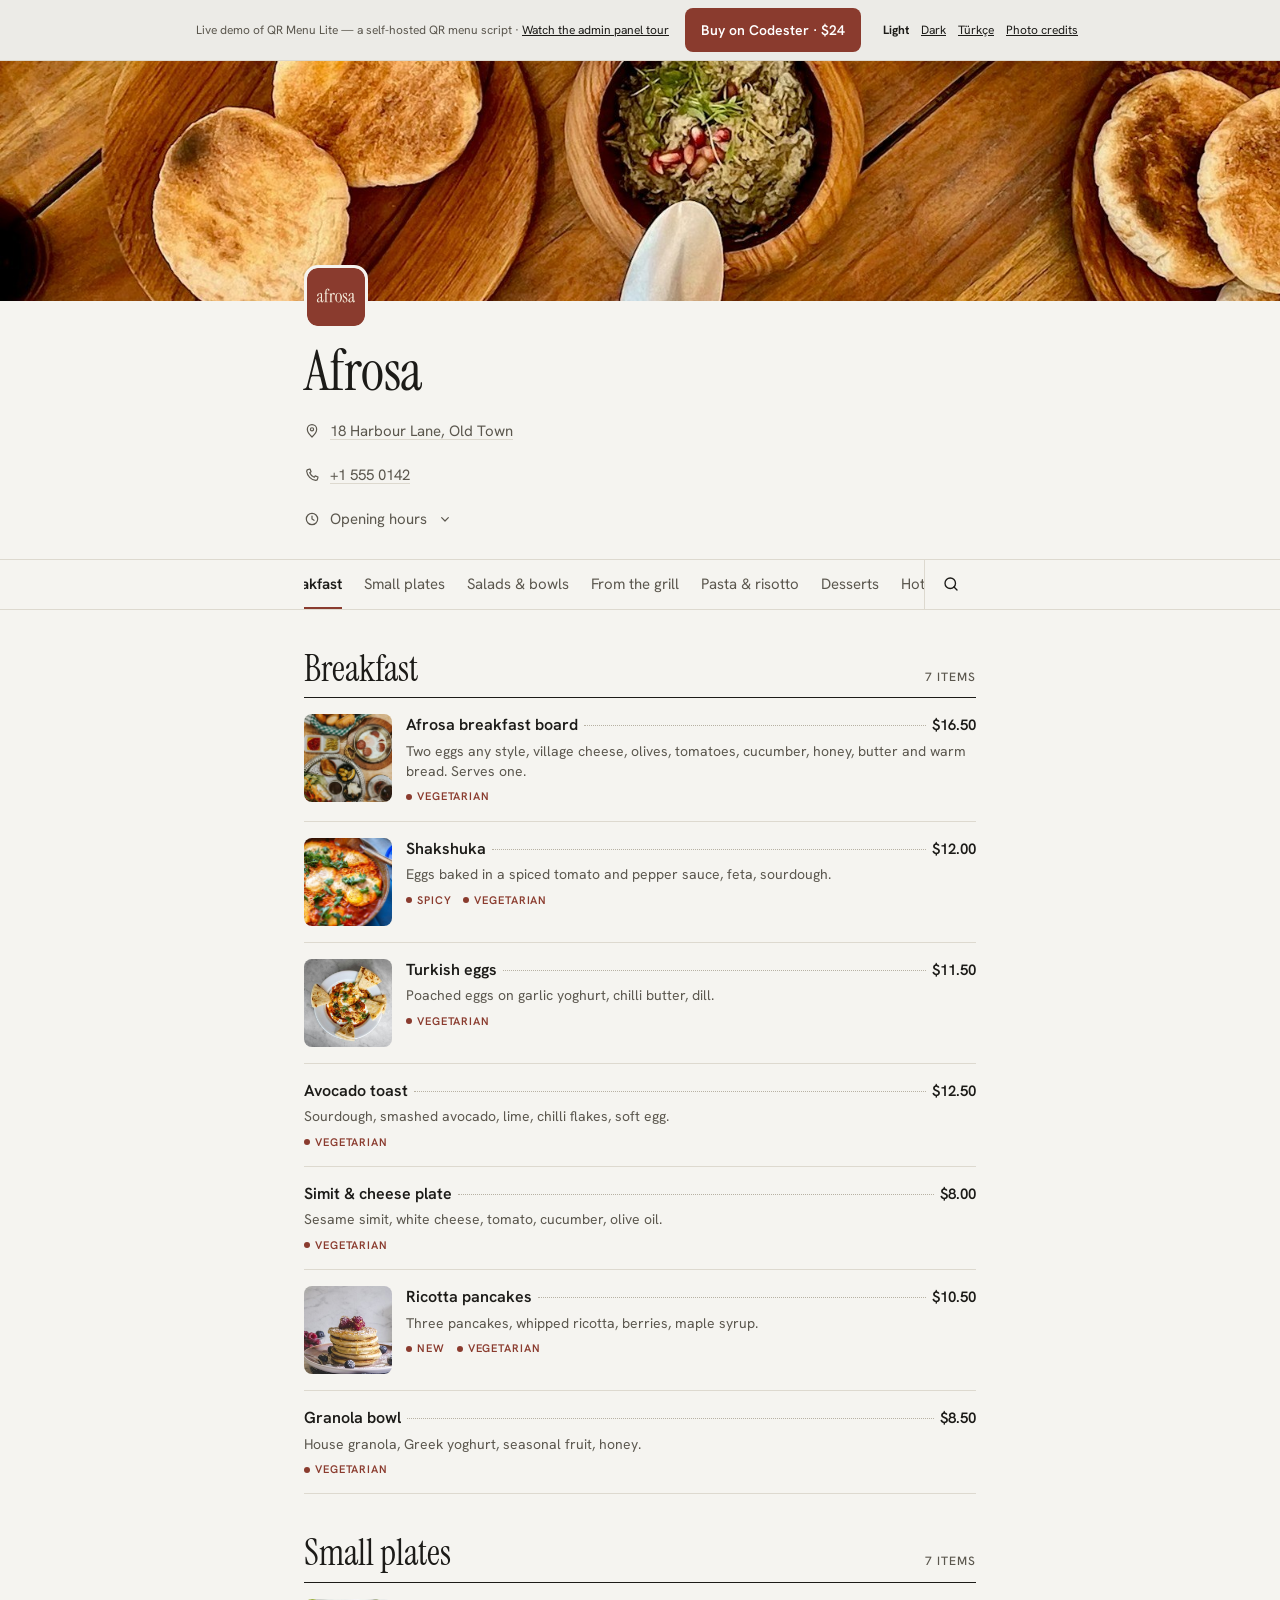
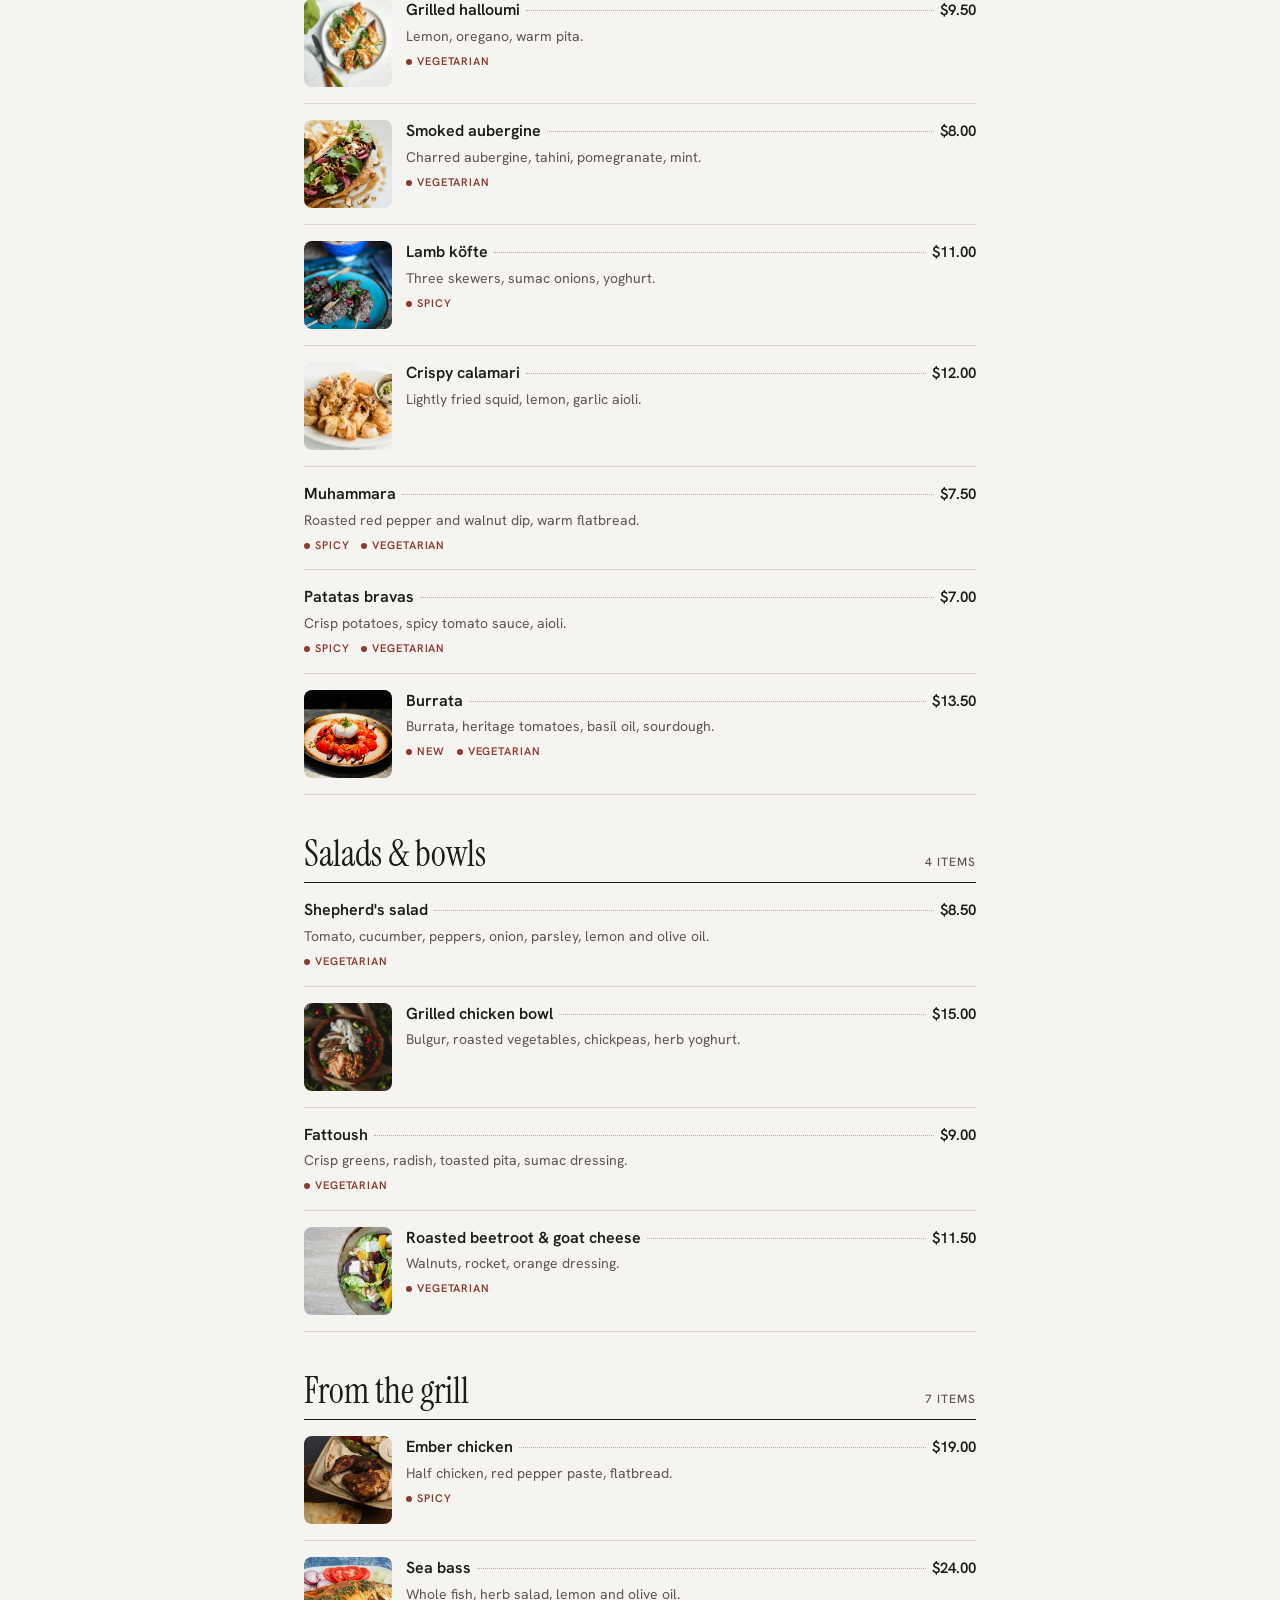
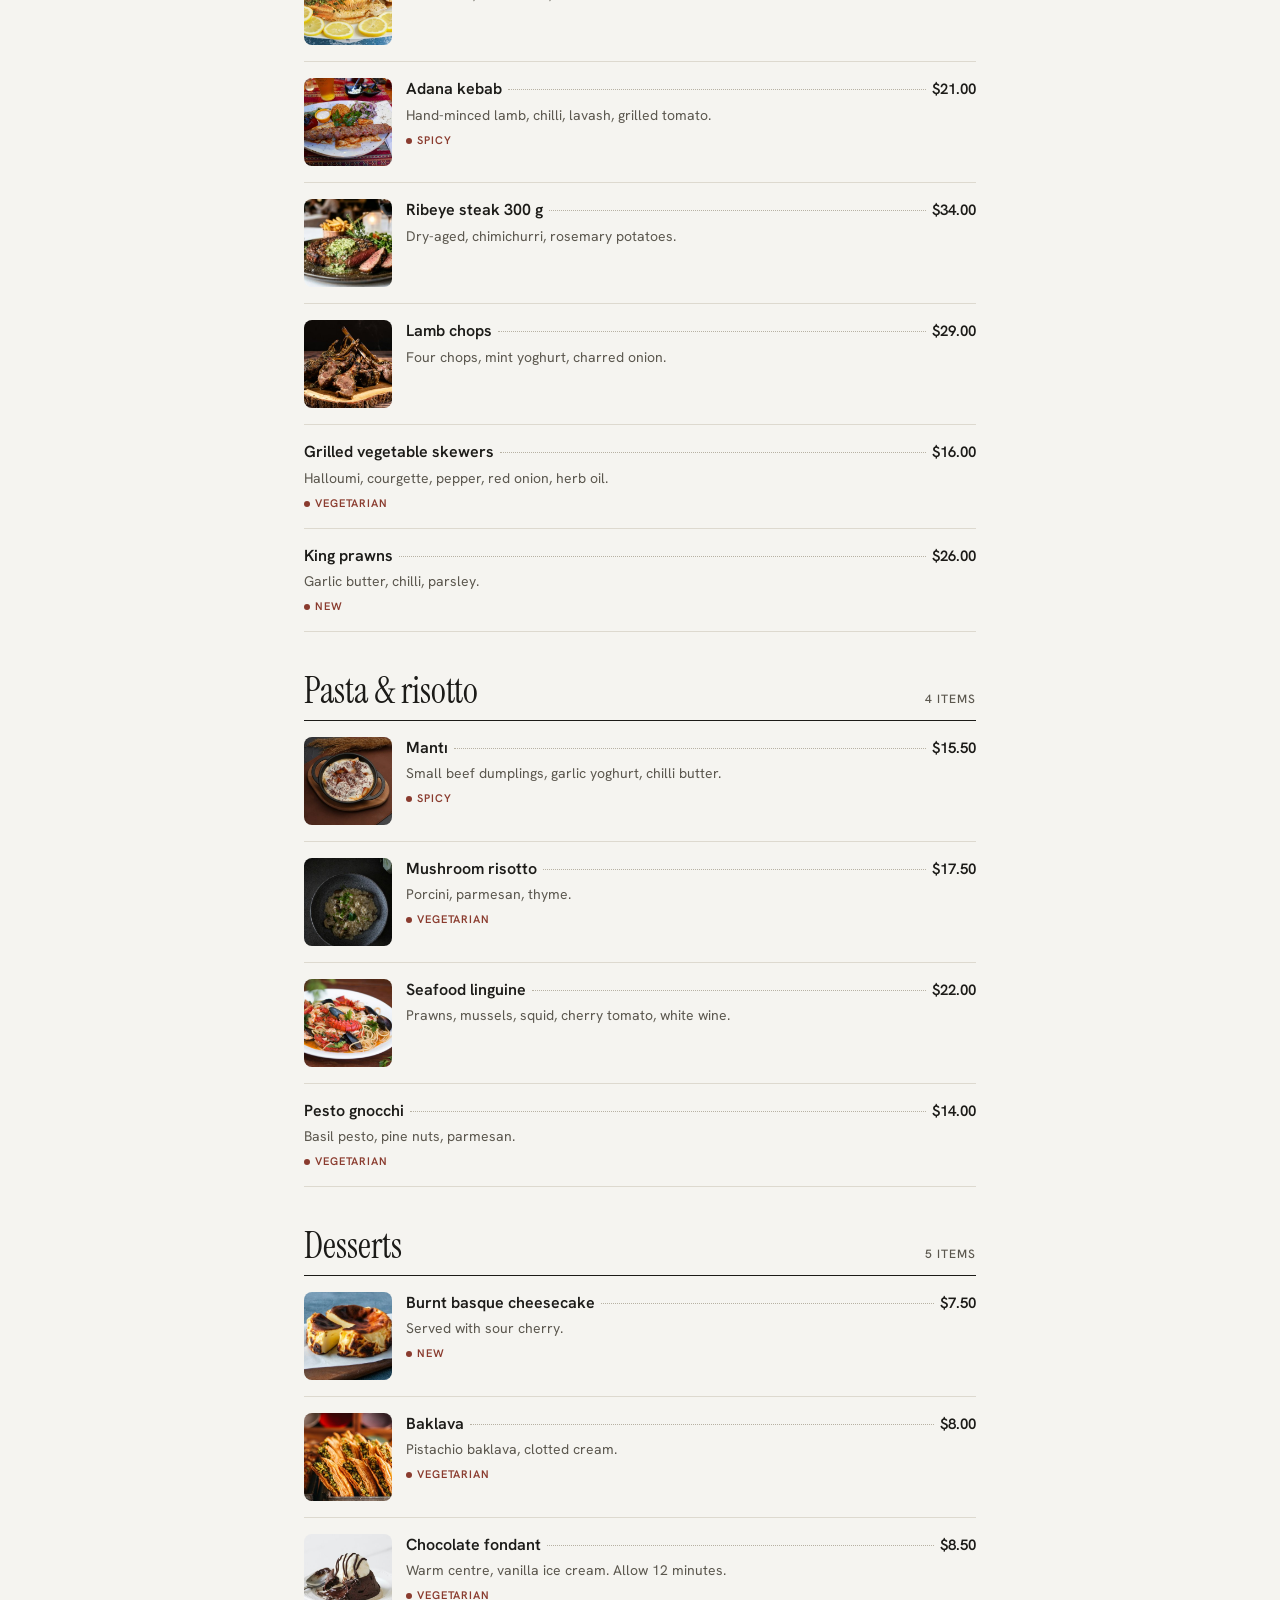
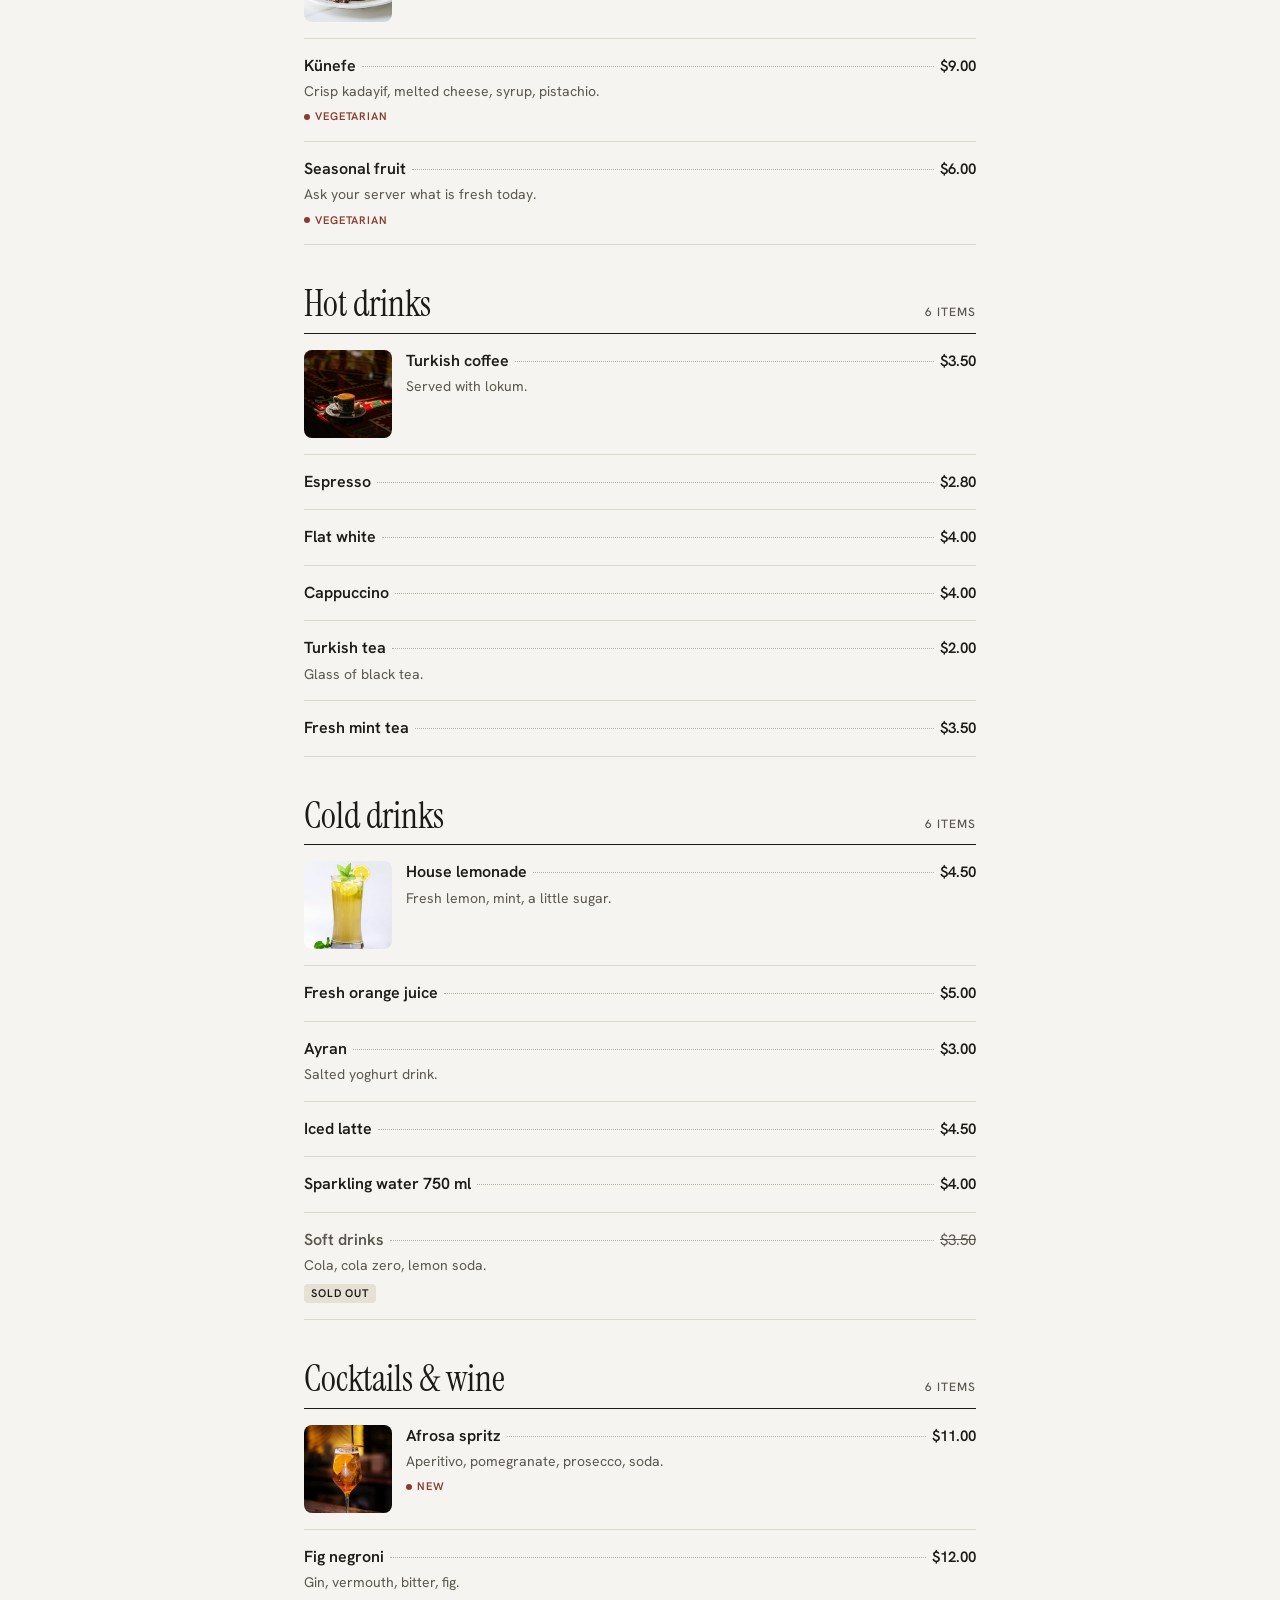
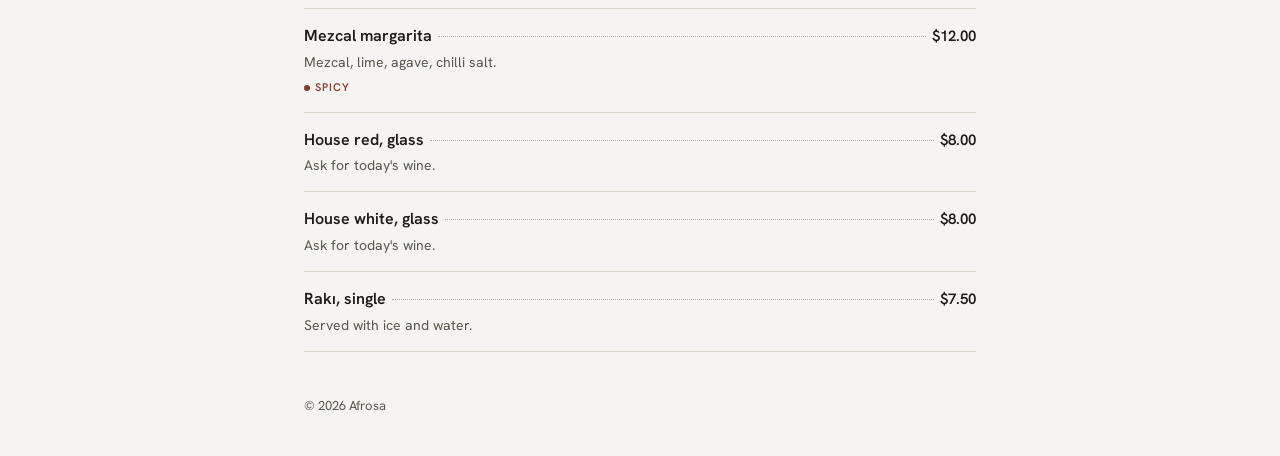
<file: index.html>
<!doctype html>
<html lang="en" data-theme="light">
<head>
    <meta charset="utf-8">
    <meta name="viewport" content="width=device-width, initial-scale=1, viewport-fit=cover">
    <title>Afrosa · Menu</title>
    <meta name="description" content="Menu of Afrosa — 18 Harbour Lane, Old Town">
    <meta name="theme-color" content="#8A3B2E">
    <meta property="og:type" content="website">
    <meta property="og:site_name" content="Afrosa">
    <meta property="og:title" content="Afrosa">
    <meta property="og:description" content="Menu of Afrosa — 18 Harbour Lane, Old Town">
                <meta name="twitter:card" content="summary">
                <link rel="icon" href="uploads/logo_843b8b5cea06a0c7e5fcbcf58233e300.png">
    <style>
        :root {
            --accent: #8A3B2E;
            --on-accent: #FFFFFF;
            --accent-ink: #8A3B2E;
            --accent-soft: rgba(138, 59, 46, 0.12);
        }
    </style>
    <link rel="stylesheet" href="assets/css/menu.css">
    <script>document.documentElement.classList.add('js');</script>
    <script src="assets/js/menu.js" defer></script>
<style>.static-strip{display:flex;flex-wrap:wrap;justify-content:center;align-items:center;gap:0 16px;padding:4px 16px;border-bottom:1px solid var(--line);background:rgba(128,128,128,.08);color:var(--muted);font:12px/16px var(--font);text-align:center}.static-strip p{margin:0;padding:4px 0}.static-strip a{color:var(--text)}.static-strip a.buy{display:inline-flex;align-items:center;min-height:44px;margin:4px 0;padding:0 16px;border-radius:8px;background:#8A3B2E;color:#fff;font-size:14px;font-weight:600;text-decoration:none;white-space:nowrap}.static-strip a.buy:hover{background:#742F24}.static-strip a.buy:focus-visible{outline:2px solid var(--text);outline-offset:2px}.static-strip nav a{display:inline-block;padding:4px 6px}.static-strip nav a[aria-current]{font-weight:700;text-decoration:none}@media (max-width:600px){.static-strip .sep{display:none}.static-strip p a{display:block}}</style>
</head>
<body>
<div class="static-strip"><p>Live demo of QR Menu Lite — a self-hosted QR menu script<span class="sep"> · </span><a href="https://youtu.be/PhI3FOQWBjI" target="_blank" rel="noopener">Watch the admin panel tour</a></p><a class="buy" href="https://www.codester.com/items/73985/qr-menu-lite-restaurant-menu-php-script?ref=esrabilgiz" target="_blank" rel="noopener">Buy on Codester · $24</a><nav aria-label="Demo pages"><a href="./" aria-current="page">Light</a><a href="dark/">Dark</a><a href="tr/" lang="tr">Türkçe</a><a href="credits/">Photo credits</a></nav></div>
<svg width="0" height="0" style="position:absolute" aria-hidden="true">
    <symbol id="i-search" viewBox="0 0 24 24"><circle cx="11" cy="11" r="7" fill="none" stroke="currentColor" stroke-width="1.8"/><path d="m20 20-4-4" stroke="currentColor" stroke-width="1.8" stroke-linecap="round"/></symbol>
    <symbol id="i-close" viewBox="0 0 24 24"><path d="M6 6l12 12M18 6 6 18" stroke="currentColor" stroke-width="2" stroke-linecap="round"/></symbol>
    <symbol id="i-pin" viewBox="0 0 24 24"><path d="M12 21s-7-6.2-7-11.5a7 7 0 0 1 14 0C19 14.8 12 21 12 21Z" fill="none" stroke="currentColor" stroke-width="1.8" stroke-linejoin="round"/><circle cx="12" cy="9.5" r="2.4" fill="none" stroke="currentColor" stroke-width="1.8"/></symbol>
    <symbol id="i-phone" viewBox="0 0 24 24"><path d="M6.6 3.5 9 3l1.6 4.2-2 1.4a12 12 0 0 0 6.8 6.8l1.4-2L21 15l-.5 2.4A3 3 0 0 1 17.6 20 15.6 15.6 0 0 1 4 6.4 3 3 0 0 1 6.6 3.5Z" fill="none" stroke="currentColor" stroke-width="1.8" stroke-linejoin="round"/></symbol>
    <symbol id="i-clock" viewBox="0 0 24 24"><circle cx="12" cy="12" r="8.5" fill="none" stroke="currentColor" stroke-width="1.8"/><path d="M12 7.5V12l3 2" fill="none" stroke="currentColor" stroke-width="1.8" stroke-linecap="round"/></symbol>
    <symbol id="i-chevron" viewBox="0 0 24 24"><path d="m7 10 5 5 5-5" fill="none" stroke="currentColor" stroke-width="1.8" stroke-linecap="round" stroke-linejoin="round"/></symbol>
</svg>
<header class="hero has-cover has-logo">
            <div class="hero-media">
            <img src="uploads/cover_1990a6176f550a0fa199a73843a6f063.jpg" alt="" fetchpriority="high" decoding="async">
        </div>
    <div class="hero-body wrap">
                    <img class="logo" src="uploads/logo_843b8b5cea06a0c7e5fcbcf58233e300.png" alt="Afrosa logo" width="64" height="64">
                <h1 class="name">Afrosa</h1>
                    <div class="info">
                                    <a class="info-row" href="https://www.google.com/maps/search/?api=1&amp;query=18%20Harbour%20Lane%2C%20Old%20Town"
                       target="_blank" rel="noopener">
                        <svg class="icon" aria-hidden="true"><use href="#i-pin"/></svg><span class="info-text">18 Harbour Lane, Old Town</span>
                    </a>
                                                    <a class="info-row" href="tel:+15550142">
                        <svg class="icon" aria-hidden="true"><use href="#i-phone"/></svg><span class="info-text">+1 555 0142</span>
                    </a>
                                                    <details class="hours">
                        <summary class="info-row">
                            <svg class="icon" aria-hidden="true"><use href="#i-clock"/></svg><span>Opening hours</span>
                            <svg class="icon chevron" aria-hidden="true"><use href="#i-chevron"/></svg>
                        </summary>
                        <ul class="hours-list">
                                                            <li>Mon–Thu: 08:00–23:00</li>
                                                            <li>Fri–Sat: 08:00–00:30</li>
                                                            <li>Sun: 09:00–22:00</li>
                                                    </ul>
                    </details>
                            </div>
            </div>
</header>
    <nav class="catbar" aria-label="Menu categories">
        <div class="catbar-inner wrap">
            <div class="tabs">
                                    <a class="tab" href="#cat-1">Breakfast</a>
                                    <a class="tab" href="#cat-2">Small plates</a>
                                    <a class="tab" href="#cat-3">Salads &amp; bowls</a>
                                    <a class="tab" href="#cat-4">From the grill</a>
                                    <a class="tab" href="#cat-5">Pasta &amp; risotto</a>
                                    <a class="tab" href="#cat-6">Desserts</a>
                                    <a class="tab" href="#cat-7">Hot drinks</a>
                                    <a class="tab" href="#cat-8">Cold drinks</a>
                                    <a class="tab" href="#cat-9">Cocktails &amp; wine</a>
                            </div>
            <div class="search" id="search" hidden>
                <svg class="icon" aria-hidden="true"><use href="#i-search"/></svg>
                <input type="search" placeholder="Search the menu" aria-label="Search the menu" autocomplete="off" enterkeyhint="search">
                <button type="button" class="icon-button search-close" aria-label="Close search">
                    <svg class="icon" aria-hidden="true"><use href="#i-close"/></svg>
                </button>
            </div>
            <button type="button" class="icon-button search-open" aria-label="Search the menu" aria-controls="search" aria-expanded="false" hidden>
                <svg class="icon" aria-hidden="true"><use href="#i-search"/></svg>
            </button>
        </div>
    </nav>
    <main class="menu wrap">
                                <section class="section" id="cat-1" aria-labelledby="cat-1-title">
                <h2 class="section-title" id="cat-1-title">
                    <span>Breakfast</span>
                                        <span class="section-count"><span class="count">7</span> <span class="count-label" data-one="item" data-other="items">items</span></span>
                </h2>
                <div class="items">
                                                                    <button type="button" class="item has-photo" aria-haspopup="dialog">
                            <span class="item-body">
                                <span class="item-head">
                                    <span class="item-name">Afrosa breakfast board</span>
                                    <span class="leader" aria-hidden="true"></span>
                                    <span class="price">$16.50</span>
                                </span>
                                                                    <span class="item-desc">Two eggs any style, village cheese, olives, tomatoes, cucumber, honey, butter and warm bread. Serves one.</span>
                                                                                                <span class="item-foot">
                                                                                                                                                <span class="tag tag-veg">Vegetarian</span>                                </span>
                            </span>
                                                            <span class="item-photo">
                                                                        <img src="uploads/thumb_00c5efeb7c25c5c441e0cde2ac6f7c8f.jpg" alt="" loading="lazy" decoding="async" data-full="uploads/product_79ab0268dd315058e91313743d5a351f.jpg">
                                </span>
                                                    </button>
                                                                    <button type="button" class="item has-photo" aria-haspopup="dialog">
                            <span class="item-body">
                                <span class="item-head">
                                    <span class="item-name">Shakshuka</span>
                                    <span class="leader" aria-hidden="true"></span>
                                    <span class="price">$12.00</span>
                                </span>
                                                                    <span class="item-desc">Eggs baked in a spiced tomato and pepper sauce, feta, sourdough.</span>
                                                                                                <span class="item-foot">
                                                                                                            <span class="tag tag-spicy">Spicy</span>                                    <span class="tag tag-veg">Vegetarian</span>                                </span>
                            </span>
                                                            <span class="item-photo">
                                                                        <img src="uploads/thumb_13d4c958a0a06fc895fac32b7a031fb9.jpg" alt="" loading="lazy" decoding="async" data-full="uploads/product_8c15aac601a7fed69eb4346969b42bac.jpg">
                                </span>
                                                    </button>
                                                                    <button type="button" class="item has-photo" aria-haspopup="dialog">
                            <span class="item-body">
                                <span class="item-head">
                                    <span class="item-name">Turkish eggs</span>
                                    <span class="leader" aria-hidden="true"></span>
                                    <span class="price">$11.50</span>
                                </span>
                                                                    <span class="item-desc">Poached eggs on garlic yoghurt, chilli butter, dill.</span>
                                                                                                <span class="item-foot">
                                                                                                                                                <span class="tag tag-veg">Vegetarian</span>                                </span>
                            </span>
                                                            <span class="item-photo">
                                                                        <img src="uploads/thumb_d0c338acc9c7a7826bad09849dc95f45.jpg" alt="" loading="lazy" decoding="async" data-full="uploads/product_4c4d2d2894bc83bf0e3419aa0be6ad0a.jpg">
                                </span>
                                                    </button>
                                                                    <button type="button" class="item" aria-haspopup="dialog">
                            <span class="item-body">
                                <span class="item-head">
                                    <span class="item-name">Avocado toast</span>
                                    <span class="leader" aria-hidden="true"></span>
                                    <span class="price">$12.50</span>
                                </span>
                                                                    <span class="item-desc">Sourdough, smashed avocado, lime, chilli flakes, soft egg.</span>
                                                                                                <span class="item-foot">
                                                                                                                                                <span class="tag tag-veg">Vegetarian</span>                                </span>
                            </span>
                                                    </button>
                                                                    <button type="button" class="item" aria-haspopup="dialog">
                            <span class="item-body">
                                <span class="item-head">
                                    <span class="item-name">Simit &amp; cheese plate</span>
                                    <span class="leader" aria-hidden="true"></span>
                                    <span class="price">$8.00</span>
                                </span>
                                                                    <span class="item-desc">Sesame simit, white cheese, tomato, cucumber, olive oil.</span>
                                                                                                <span class="item-foot">
                                                                                                                                                <span class="tag tag-veg">Vegetarian</span>                                </span>
                            </span>
                                                    </button>
                                                                    <button type="button" class="item has-photo" aria-haspopup="dialog">
                            <span class="item-body">
                                <span class="item-head">
                                    <span class="item-name">Ricotta pancakes</span>
                                    <span class="leader" aria-hidden="true"></span>
                                    <span class="price">$10.50</span>
                                </span>
                                                                    <span class="item-desc">Three pancakes, whipped ricotta, berries, maple syrup.</span>
                                                                                                <span class="item-foot">
                                                                        <span class="tag tag-new">New</span>                                                                        <span class="tag tag-veg">Vegetarian</span>                                </span>
                            </span>
                                                            <span class="item-photo">
                                                                        <img src="uploads/thumb_6b808fe286333cdc44b0b46a8a84e3a9.jpg" alt="" loading="lazy" decoding="async" data-full="uploads/product_6467df46a63d5ce62ea1011bb9c7e92f.jpg">
                                </span>
                                                    </button>
                                                                    <button type="button" class="item" aria-haspopup="dialog">
                            <span class="item-body">
                                <span class="item-head">
                                    <span class="item-name">Granola bowl</span>
                                    <span class="leader" aria-hidden="true"></span>
                                    <span class="price">$8.50</span>
                                </span>
                                                                    <span class="item-desc">House granola, Greek yoghurt, seasonal fruit, honey.</span>
                                                                                                <span class="item-foot">
                                                                                                                                                <span class="tag tag-veg">Vegetarian</span>                                </span>
                            </span>
                                                    </button>
                                    </div>
            </section>
                                <section class="section" id="cat-2" aria-labelledby="cat-2-title">
                <h2 class="section-title" id="cat-2-title">
                    <span>Small plates</span>
                                        <span class="section-count"><span class="count">7</span> <span class="count-label" data-one="item" data-other="items">items</span></span>
                </h2>
                <div class="items">
                                                                    <button type="button" class="item has-photo" aria-haspopup="dialog">
                            <span class="item-body">
                                <span class="item-head">
                                    <span class="item-name">Grilled halloumi</span>
                                    <span class="leader" aria-hidden="true"></span>
                                    <span class="price">$9.50</span>
                                </span>
                                                                    <span class="item-desc">Lemon, oregano, warm pita.</span>
                                                                                                <span class="item-foot">
                                                                                                                                                <span class="tag tag-veg">Vegetarian</span>                                </span>
                            </span>
                                                            <span class="item-photo">
                                                                        <img src="uploads/thumb_165f86c4ac4a7eafaf08dff80983b7a8.jpg" alt="" loading="lazy" decoding="async" data-full="uploads/product_36786fc6a50b58621ec7c5d2c292c299.jpg">
                                </span>
                                                    </button>
                                                                    <button type="button" class="item has-photo" aria-haspopup="dialog">
                            <span class="item-body">
                                <span class="item-head">
                                    <span class="item-name">Smoked aubergine</span>
                                    <span class="leader" aria-hidden="true"></span>
                                    <span class="price">$8.00</span>
                                </span>
                                                                    <span class="item-desc">Charred aubergine, tahini, pomegranate, mint.</span>
                                                                                                <span class="item-foot">
                                                                                                                                                <span class="tag tag-veg">Vegetarian</span>                                </span>
                            </span>
                                                            <span class="item-photo">
                                                                        <img src="uploads/thumb_404ca5973893d19b464dfaad8b30454d.jpg" alt="" loading="lazy" decoding="async" data-full="uploads/product_c7c68086e4d1252fd8fe9023bfee9467.jpg">
                                </span>
                                                    </button>
                                                                    <button type="button" class="item has-photo" aria-haspopup="dialog">
                            <span class="item-body">
                                <span class="item-head">
                                    <span class="item-name">Lamb köfte</span>
                                    <span class="leader" aria-hidden="true"></span>
                                    <span class="price">$11.00</span>
                                </span>
                                                                    <span class="item-desc">Three skewers, sumac onions, yoghurt.</span>
                                                                                                <span class="item-foot">
                                                                                                            <span class="tag tag-spicy">Spicy</span>                                                                    </span>
                            </span>
                                                            <span class="item-photo">
                                                                        <img src="uploads/thumb_4fc3e8e109c4c27486a15480a6f46fb7.jpg" alt="" loading="lazy" decoding="async" data-full="uploads/product_271569cfdb1d34649137d8d62932655f.jpg">
                                </span>
                                                    </button>
                                                                    <button type="button" class="item has-photo" aria-haspopup="dialog">
                            <span class="item-body">
                                <span class="item-head">
                                    <span class="item-name">Crispy calamari</span>
                                    <span class="leader" aria-hidden="true"></span>
                                    <span class="price">$12.00</span>
                                </span>
                                                                    <span class="item-desc">Lightly fried squid, lemon, garlic aioli.</span>
                                                                                                <span class="item-foot" hidden>
                                                                                                                                                                                </span>
                            </span>
                                                            <span class="item-photo">
                                                                        <img src="uploads/thumb_955ef31c746b3214ae1ff95984b23513.jpg" alt="" loading="lazy" decoding="async" data-full="uploads/product_d4f437bbf1ac64130b4e9c25f9cfc91d.jpg">
                                </span>
                                                    </button>
                                                                    <button type="button" class="item" aria-haspopup="dialog">
                            <span class="item-body">
                                <span class="item-head">
                                    <span class="item-name">Muhammara</span>
                                    <span class="leader" aria-hidden="true"></span>
                                    <span class="price">$7.50</span>
                                </span>
                                                                    <span class="item-desc">Roasted red pepper and walnut dip, warm flatbread.</span>
                                                                                                <span class="item-foot">
                                                                                                            <span class="tag tag-spicy">Spicy</span>                                    <span class="tag tag-veg">Vegetarian</span>                                </span>
                            </span>
                                                    </button>
                                                                    <button type="button" class="item" aria-haspopup="dialog">
                            <span class="item-body">
                                <span class="item-head">
                                    <span class="item-name">Patatas bravas</span>
                                    <span class="leader" aria-hidden="true"></span>
                                    <span class="price">$7.00</span>
                                </span>
                                                                    <span class="item-desc">Crisp potatoes, spicy tomato sauce, aioli.</span>
                                                                                                <span class="item-foot">
                                                                                                            <span class="tag tag-spicy">Spicy</span>                                    <span class="tag tag-veg">Vegetarian</span>                                </span>
                            </span>
                                                    </button>
                                                                    <button type="button" class="item has-photo" aria-haspopup="dialog">
                            <span class="item-body">
                                <span class="item-head">
                                    <span class="item-name">Burrata</span>
                                    <span class="leader" aria-hidden="true"></span>
                                    <span class="price">$13.50</span>
                                </span>
                                                                    <span class="item-desc">Burrata, heritage tomatoes, basil oil, sourdough.</span>
                                                                                                <span class="item-foot">
                                                                        <span class="tag tag-new">New</span>                                                                        <span class="tag tag-veg">Vegetarian</span>                                </span>
                            </span>
                                                            <span class="item-photo">
                                                                        <img src="uploads/thumb_503ff31dadf2765961bffda2f332a52c.jpg" alt="" loading="lazy" decoding="async" data-full="uploads/product_38db1e6486e373bf5741d1a61e00c97d.jpg">
                                </span>
                                                    </button>
                                    </div>
            </section>
                                <section class="section" id="cat-3" aria-labelledby="cat-3-title">
                <h2 class="section-title" id="cat-3-title">
                    <span>Salads &amp; bowls</span>
                                        <span class="section-count"><span class="count">4</span> <span class="count-label" data-one="item" data-other="items">items</span></span>
                </h2>
                <div class="items">
                                                                    <button type="button" class="item" aria-haspopup="dialog">
                            <span class="item-body">
                                <span class="item-head">
                                    <span class="item-name">Shepherd&#039;s salad</span>
                                    <span class="leader" aria-hidden="true"></span>
                                    <span class="price">$8.50</span>
                                </span>
                                                                    <span class="item-desc">Tomato, cucumber, peppers, onion, parsley, lemon and olive oil.</span>
                                                                                                <span class="item-foot">
                                                                                                                                                <span class="tag tag-veg">Vegetarian</span>                                </span>
                            </span>
                                                    </button>
                                                                    <button type="button" class="item has-photo" aria-haspopup="dialog">
                            <span class="item-body">
                                <span class="item-head">
                                    <span class="item-name">Grilled chicken bowl</span>
                                    <span class="leader" aria-hidden="true"></span>
                                    <span class="price">$15.00</span>
                                </span>
                                                                    <span class="item-desc">Bulgur, roasted vegetables, chickpeas, herb yoghurt.</span>
                                                                                                <span class="item-foot" hidden>
                                                                                                                                                                                </span>
                            </span>
                                                            <span class="item-photo">
                                                                        <img src="uploads/thumb_7c051d4567579a08869d663b18663b76.jpg" alt="" loading="lazy" decoding="async" data-full="uploads/product_d5d309775dd515585483b3026e45d87a.jpg">
                                </span>
                                                    </button>
                                                                    <button type="button" class="item" aria-haspopup="dialog">
                            <span class="item-body">
                                <span class="item-head">
                                    <span class="item-name">Fattoush</span>
                                    <span class="leader" aria-hidden="true"></span>
                                    <span class="price">$9.00</span>
                                </span>
                                                                    <span class="item-desc">Crisp greens, radish, toasted pita, sumac dressing.</span>
                                                                                                <span class="item-foot">
                                                                                                                                                <span class="tag tag-veg">Vegetarian</span>                                </span>
                            </span>
                                                    </button>
                                                                    <button type="button" class="item has-photo" aria-haspopup="dialog">
                            <span class="item-body">
                                <span class="item-head">
                                    <span class="item-name">Roasted beetroot &amp; goat cheese</span>
                                    <span class="leader" aria-hidden="true"></span>
                                    <span class="price">$11.50</span>
                                </span>
                                                                    <span class="item-desc">Walnuts, rocket, orange dressing.</span>
                                                                                                <span class="item-foot">
                                                                                                                                                <span class="tag tag-veg">Vegetarian</span>                                </span>
                            </span>
                                                            <span class="item-photo">
                                                                        <img src="uploads/thumb_154a2960fc386cb8575a9b61048c7f1a.jpg" alt="" loading="lazy" decoding="async" data-full="uploads/product_6ec205c0d1dfb55252f05576a4dc6136.jpg">
                                </span>
                                                    </button>
                                    </div>
            </section>
                                <section class="section" id="cat-4" aria-labelledby="cat-4-title">
                <h2 class="section-title" id="cat-4-title">
                    <span>From the grill</span>
                                        <span class="section-count"><span class="count">7</span> <span class="count-label" data-one="item" data-other="items">items</span></span>
                </h2>
                <div class="items">
                                                                    <button type="button" class="item has-photo" aria-haspopup="dialog">
                            <span class="item-body">
                                <span class="item-head">
                                    <span class="item-name">Ember chicken</span>
                                    <span class="leader" aria-hidden="true"></span>
                                    <span class="price">$19.00</span>
                                </span>
                                                                    <span class="item-desc">Half chicken, red pepper paste, flatbread.</span>
                                                                                                <span class="item-foot">
                                                                                                            <span class="tag tag-spicy">Spicy</span>                                                                    </span>
                            </span>
                                                            <span class="item-photo">
                                                                        <img src="uploads/thumb_777cef2022f5b652c0259c61244f5f41.jpg" alt="" loading="lazy" decoding="async" data-full="uploads/product_5a9ab121fb1821f5f04af38381011bb6.jpg">
                                </span>
                                                    </button>
                                                                    <button type="button" class="item has-photo" aria-haspopup="dialog">
                            <span class="item-body">
                                <span class="item-head">
                                    <span class="item-name">Sea bass</span>
                                    <span class="leader" aria-hidden="true"></span>
                                    <span class="price">$24.00</span>
                                </span>
                                                                    <span class="item-desc">Whole fish, herb salad, lemon and olive oil.</span>
                                                                                                <span class="item-foot" hidden>
                                                                                                                                                                                </span>
                            </span>
                                                            <span class="item-photo">
                                                                        <img src="uploads/thumb_c78612ec88d0498452c5780ff6ddd23a.jpg" alt="" loading="lazy" decoding="async" data-full="uploads/product_50f7fa69b4f833d5c3e244c0ebf35f3e.jpg">
                                </span>
                                                    </button>
                                                                    <button type="button" class="item has-photo" aria-haspopup="dialog">
                            <span class="item-body">
                                <span class="item-head">
                                    <span class="item-name">Adana kebab</span>
                                    <span class="leader" aria-hidden="true"></span>
                                    <span class="price">$21.00</span>
                                </span>
                                                                    <span class="item-desc">Hand-minced lamb, chilli, lavash, grilled tomato.</span>
                                                                                                <span class="item-foot">
                                                                                                            <span class="tag tag-spicy">Spicy</span>                                                                    </span>
                            </span>
                                                            <span class="item-photo">
                                                                        <img src="uploads/thumb_0cb234671805cfb6340ecf81ee663e81.jpg" alt="" loading="lazy" decoding="async" data-full="uploads/product_ae91d7ee789977a3aa451ea3fa3462c6.jpg">
                                </span>
                                                    </button>
                                                                    <button type="button" class="item has-photo" aria-haspopup="dialog">
                            <span class="item-body">
                                <span class="item-head">
                                    <span class="item-name">Ribeye steak 300 g</span>
                                    <span class="leader" aria-hidden="true"></span>
                                    <span class="price">$34.00</span>
                                </span>
                                                                    <span class="item-desc">Dry-aged, chimichurri, rosemary potatoes.</span>
                                                                                                <span class="item-foot" hidden>
                                                                                                                                                                                </span>
                            </span>
                                                            <span class="item-photo">
                                                                        <img src="uploads/thumb_ab5cd612505b6f7f3e321b98afef3ffb.jpg" alt="" loading="lazy" decoding="async" data-full="uploads/product_809b80a53aa9b9fe0800e0abecc6032b.jpg">
                                </span>
                                                    </button>
                                                                    <button type="button" class="item has-photo" aria-haspopup="dialog">
                            <span class="item-body">
                                <span class="item-head">
                                    <span class="item-name">Lamb chops</span>
                                    <span class="leader" aria-hidden="true"></span>
                                    <span class="price">$29.00</span>
                                </span>
                                                                    <span class="item-desc">Four chops, mint yoghurt, charred onion.</span>
                                                                                                <span class="item-foot" hidden>
                                                                                                                                                                                </span>
                            </span>
                                                            <span class="item-photo">
                                                                        <img src="uploads/thumb_d8c0493c4b4256c7e36b9b3ccf7d0d18.jpg" alt="" loading="lazy" decoding="async" data-full="uploads/product_f8e28ea243c7af9c74b63266c63582c7.jpg">
                                </span>
                                                    </button>
                                                                    <button type="button" class="item" aria-haspopup="dialog">
                            <span class="item-body">
                                <span class="item-head">
                                    <span class="item-name">Grilled vegetable skewers</span>
                                    <span class="leader" aria-hidden="true"></span>
                                    <span class="price">$16.00</span>
                                </span>
                                                                    <span class="item-desc">Halloumi, courgette, pepper, red onion, herb oil.</span>
                                                                                                <span class="item-foot">
                                                                                                                                                <span class="tag tag-veg">Vegetarian</span>                                </span>
                            </span>
                                                    </button>
                                                                    <button type="button" class="item" aria-haspopup="dialog">
                            <span class="item-body">
                                <span class="item-head">
                                    <span class="item-name">King prawns</span>
                                    <span class="leader" aria-hidden="true"></span>
                                    <span class="price">$26.00</span>
                                </span>
                                                                    <span class="item-desc">Garlic butter, chilli, parsley.</span>
                                                                                                <span class="item-foot">
                                                                        <span class="tag tag-new">New</span>                                                                                                        </span>
                            </span>
                                                    </button>
                                    </div>
            </section>
                                <section class="section" id="cat-5" aria-labelledby="cat-5-title">
                <h2 class="section-title" id="cat-5-title">
                    <span>Pasta &amp; risotto</span>
                                        <span class="section-count"><span class="count">4</span> <span class="count-label" data-one="item" data-other="items">items</span></span>
                </h2>
                <div class="items">
                                                                    <button type="button" class="item has-photo" aria-haspopup="dialog">
                            <span class="item-body">
                                <span class="item-head">
                                    <span class="item-name">Mantı</span>
                                    <span class="leader" aria-hidden="true"></span>
                                    <span class="price">$15.50</span>
                                </span>
                                                                    <span class="item-desc">Small beef dumplings, garlic yoghurt, chilli butter.</span>
                                                                                                <span class="item-foot">
                                                                                                            <span class="tag tag-spicy">Spicy</span>                                                                    </span>
                            </span>
                                                            <span class="item-photo">
                                                                        <img src="uploads/thumb_6d83f076a7e00973a8eadb86fe8c6bb8.jpg" alt="" loading="lazy" decoding="async" data-full="uploads/product_9e43cecb05feac71772f7fb7e2c400c6.jpg">
                                </span>
                                                    </button>
                                                                    <button type="button" class="item has-photo" aria-haspopup="dialog">
                            <span class="item-body">
                                <span class="item-head">
                                    <span class="item-name">Mushroom risotto</span>
                                    <span class="leader" aria-hidden="true"></span>
                                    <span class="price">$17.50</span>
                                </span>
                                                                    <span class="item-desc">Porcini, parmesan, thyme.</span>
                                                                                                <span class="item-foot">
                                                                                                                                                <span class="tag tag-veg">Vegetarian</span>                                </span>
                            </span>
                                                            <span class="item-photo">
                                                                        <img src="uploads/thumb_3b9e69243aac5e8ced1ee77cbcd8aa0c.jpg" alt="" loading="lazy" decoding="async" data-full="uploads/product_467d9217e666782c7efd0c3d218062b4.jpg">
                                </span>
                                                    </button>
                                                                    <button type="button" class="item has-photo" aria-haspopup="dialog">
                            <span class="item-body">
                                <span class="item-head">
                                    <span class="item-name">Seafood linguine</span>
                                    <span class="leader" aria-hidden="true"></span>
                                    <span class="price">$22.00</span>
                                </span>
                                                                    <span class="item-desc">Prawns, mussels, squid, cherry tomato, white wine.</span>
                                                                                                <span class="item-foot" hidden>
                                                                                                                                                                                </span>
                            </span>
                                                            <span class="item-photo">
                                                                        <img src="uploads/thumb_64942a498e928265dcfabbaa69eaa07d.jpg" alt="" loading="lazy" decoding="async" data-full="uploads/product_580fb13f94aa4240124f4fcb6e080542.jpg">
                                </span>
                                                    </button>
                                                                    <button type="button" class="item" aria-haspopup="dialog">
                            <span class="item-body">
                                <span class="item-head">
                                    <span class="item-name">Pesto gnocchi</span>
                                    <span class="leader" aria-hidden="true"></span>
                                    <span class="price">$14.00</span>
                                </span>
                                                                    <span class="item-desc">Basil pesto, pine nuts, parmesan.</span>
                                                                                                <span class="item-foot">
                                                                                                                                                <span class="tag tag-veg">Vegetarian</span>                                </span>
                            </span>
                                                    </button>
                                    </div>
            </section>
                                <section class="section" id="cat-6" aria-labelledby="cat-6-title">
                <h2 class="section-title" id="cat-6-title">
                    <span>Desserts</span>
                                        <span class="section-count"><span class="count">5</span> <span class="count-label" data-one="item" data-other="items">items</span></span>
                </h2>
                <div class="items">
                                                                    <button type="button" class="item has-photo" aria-haspopup="dialog">
                            <span class="item-body">
                                <span class="item-head">
                                    <span class="item-name">Burnt basque cheesecake</span>
                                    <span class="leader" aria-hidden="true"></span>
                                    <span class="price">$7.50</span>
                                </span>
                                                                    <span class="item-desc">Served with sour cherry.</span>
                                                                                                <span class="item-foot">
                                                                        <span class="tag tag-new">New</span>                                                                                                        </span>
                            </span>
                                                            <span class="item-photo">
                                                                        <img src="uploads/thumb_5b52cbe1fbee3a67a8274741dd0e170a.jpg" alt="" loading="lazy" decoding="async" data-full="uploads/product_5fc157120bb3cecc556155248dfcfcdd.jpg">
                                </span>
                                                    </button>
                                                                    <button type="button" class="item has-photo" aria-haspopup="dialog">
                            <span class="item-body">
                                <span class="item-head">
                                    <span class="item-name">Baklava</span>
                                    <span class="leader" aria-hidden="true"></span>
                                    <span class="price">$8.00</span>
                                </span>
                                                                    <span class="item-desc">Pistachio baklava, clotted cream.</span>
                                                                                                <span class="item-foot">
                                                                                                                                                <span class="tag tag-veg">Vegetarian</span>                                </span>
                            </span>
                                                            <span class="item-photo">
                                                                        <img src="uploads/thumb_63ac71177a68a8f0184c7ab0741f5857.jpg" alt="" loading="lazy" decoding="async" data-full="uploads/product_80dff859c67706c3ff5bcd02476a6e77.jpg">
                                </span>
                                                    </button>
                                                                    <button type="button" class="item has-photo" aria-haspopup="dialog">
                            <span class="item-body">
                                <span class="item-head">
                                    <span class="item-name">Chocolate fondant</span>
                                    <span class="leader" aria-hidden="true"></span>
                                    <span class="price">$8.50</span>
                                </span>
                                                                    <span class="item-desc">Warm centre, vanilla ice cream. Allow 12 minutes.</span>
                                                                                                <span class="item-foot">
                                                                                                                                                <span class="tag tag-veg">Vegetarian</span>                                </span>
                            </span>
                                                            <span class="item-photo">
                                                                        <img src="uploads/thumb_c48f4096af19a479aff2c994052b096a.jpg" alt="" loading="lazy" decoding="async" data-full="uploads/product_01f9dbab5de3daca7b7b463a613c9501.jpg">
                                </span>
                                                    </button>
                                                                    <button type="button" class="item" aria-haspopup="dialog">
                            <span class="item-body">
                                <span class="item-head">
                                    <span class="item-name">Künefe</span>
                                    <span class="leader" aria-hidden="true"></span>
                                    <span class="price">$9.00</span>
                                </span>
                                                                    <span class="item-desc">Crisp kadayif, melted cheese, syrup, pistachio.</span>
                                                                                                <span class="item-foot">
                                                                                                                                                <span class="tag tag-veg">Vegetarian</span>                                </span>
                            </span>
                                                    </button>
                                                                    <button type="button" class="item" aria-haspopup="dialog">
                            <span class="item-body">
                                <span class="item-head">
                                    <span class="item-name">Seasonal fruit</span>
                                    <span class="leader" aria-hidden="true"></span>
                                    <span class="price">$6.00</span>
                                </span>
                                                                    <span class="item-desc">Ask your server what is fresh today.</span>
                                                                                                <span class="item-foot">
                                                                                                                                                <span class="tag tag-veg">Vegetarian</span>                                </span>
                            </span>
                                                    </button>
                                    </div>
            </section>
                                <section class="section" id="cat-7" aria-labelledby="cat-7-title">
                <h2 class="section-title" id="cat-7-title">
                    <span>Hot drinks</span>
                                        <span class="section-count"><span class="count">6</span> <span class="count-label" data-one="item" data-other="items">items</span></span>
                </h2>
                <div class="items">
                                                                    <button type="button" class="item has-photo" aria-haspopup="dialog">
                            <span class="item-body">
                                <span class="item-head">
                                    <span class="item-name">Turkish coffee</span>
                                    <span class="leader" aria-hidden="true"></span>
                                    <span class="price">$3.50</span>
                                </span>
                                                                    <span class="item-desc">Served with lokum.</span>
                                                                                                <span class="item-foot" hidden>
                                                                                                                                                                                </span>
                            </span>
                                                            <span class="item-photo">
                                                                        <img src="uploads/thumb_ae7e41f5a4f02e402754a9dacb9b33fe.jpg" alt="" loading="lazy" decoding="async" data-full="uploads/product_bed938f6ff7e0a0fef79b4fe05168972.jpg">
                                </span>
                                                    </button>
                                                                    <button type="button" class="item" aria-haspopup="dialog">
                            <span class="item-body">
                                <span class="item-head">
                                    <span class="item-name">Espresso</span>
                                    <span class="leader" aria-hidden="true"></span>
                                    <span class="price">$2.80</span>
                                </span>
                                                                                                <span class="item-foot" hidden>
                                                                                                                                                                                </span>
                            </span>
                                                    </button>
                                                                    <button type="button" class="item" aria-haspopup="dialog">
                            <span class="item-body">
                                <span class="item-head">
                                    <span class="item-name">Flat white</span>
                                    <span class="leader" aria-hidden="true"></span>
                                    <span class="price">$4.00</span>
                                </span>
                                                                                                <span class="item-foot" hidden>
                                                                                                                                                                                </span>
                            </span>
                                                    </button>
                                                                    <button type="button" class="item" aria-haspopup="dialog">
                            <span class="item-body">
                                <span class="item-head">
                                    <span class="item-name">Cappuccino</span>
                                    <span class="leader" aria-hidden="true"></span>
                                    <span class="price">$4.00</span>
                                </span>
                                                                                                <span class="item-foot" hidden>
                                                                                                                                                                                </span>
                            </span>
                                                    </button>
                                                                    <button type="button" class="item" aria-haspopup="dialog">
                            <span class="item-body">
                                <span class="item-head">
                                    <span class="item-name">Turkish tea</span>
                                    <span class="leader" aria-hidden="true"></span>
                                    <span class="price">$2.00</span>
                                </span>
                                                                    <span class="item-desc">Glass of black tea.</span>
                                                                                                <span class="item-foot" hidden>
                                                                                                                                                                                </span>
                            </span>
                                                    </button>
                                                                    <button type="button" class="item" aria-haspopup="dialog">
                            <span class="item-body">
                                <span class="item-head">
                                    <span class="item-name">Fresh mint tea</span>
                                    <span class="leader" aria-hidden="true"></span>
                                    <span class="price">$3.50</span>
                                </span>
                                                                                                <span class="item-foot" hidden>
                                                                                                                                                                                </span>
                            </span>
                                                    </button>
                                    </div>
            </section>
                                <section class="section" id="cat-8" aria-labelledby="cat-8-title">
                <h2 class="section-title" id="cat-8-title">
                    <span>Cold drinks</span>
                                        <span class="section-count"><span class="count">6</span> <span class="count-label" data-one="item" data-other="items">items</span></span>
                </h2>
                <div class="items">
                                                                    <button type="button" class="item has-photo" aria-haspopup="dialog">
                            <span class="item-body">
                                <span class="item-head">
                                    <span class="item-name">House lemonade</span>
                                    <span class="leader" aria-hidden="true"></span>
                                    <span class="price">$4.50</span>
                                </span>
                                                                    <span class="item-desc">Fresh lemon, mint, a little sugar.</span>
                                                                                                <span class="item-foot" hidden>
                                                                                                                                                                                </span>
                            </span>
                                                            <span class="item-photo">
                                                                        <img src="uploads/thumb_e164d22d9c645a4568bee0653e6636be.jpg" alt="" loading="lazy" decoding="async" data-full="uploads/product_5f662909edfcbba06b5751e8fa5fc28c.jpg">
                                </span>
                                                    </button>
                                                                    <button type="button" class="item" aria-haspopup="dialog">
                            <span class="item-body">
                                <span class="item-head">
                                    <span class="item-name">Fresh orange juice</span>
                                    <span class="leader" aria-hidden="true"></span>
                                    <span class="price">$5.00</span>
                                </span>
                                                                                                <span class="item-foot" hidden>
                                                                                                                                                                                </span>
                            </span>
                                                    </button>
                                                                    <button type="button" class="item" aria-haspopup="dialog">
                            <span class="item-body">
                                <span class="item-head">
                                    <span class="item-name">Ayran</span>
                                    <span class="leader" aria-hidden="true"></span>
                                    <span class="price">$3.00</span>
                                </span>
                                                                    <span class="item-desc">Salted yoghurt drink.</span>
                                                                                                <span class="item-foot" hidden>
                                                                                                                                                                                </span>
                            </span>
                                                    </button>
                                                                    <button type="button" class="item" aria-haspopup="dialog">
                            <span class="item-body">
                                <span class="item-head">
                                    <span class="item-name">Iced latte</span>
                                    <span class="leader" aria-hidden="true"></span>
                                    <span class="price">$4.50</span>
                                </span>
                                                                                                <span class="item-foot" hidden>
                                                                                                                                                                                </span>
                            </span>
                                                    </button>
                                                                    <button type="button" class="item" aria-haspopup="dialog">
                            <span class="item-body">
                                <span class="item-head">
                                    <span class="item-name">Sparkling water 750 ml</span>
                                    <span class="leader" aria-hidden="true"></span>
                                    <span class="price">$4.00</span>
                                </span>
                                                                                                <span class="item-foot" hidden>
                                                                                                                                                                                </span>
                            </span>
                                                    </button>
                                                                    <button type="button" class="item is-sold-out" aria-haspopup="dialog">
                            <span class="item-body">
                                <span class="item-head">
                                    <span class="item-name">Soft drinks</span>
                                    <span class="leader" aria-hidden="true"></span>
                                    <span class="price">$3.50</span>
                                </span>
                                                                    <span class="item-desc">Cola, cola zero, lemon soda.</span>
                                                                                                <span class="item-foot">
                                    <span class="tag tag-sold-out">Sold out</span>                                                                                                                                            </span>
                            </span>
                                                    </button>
                                    </div>
            </section>
                                <section class="section" id="cat-9" aria-labelledby="cat-9-title">
                <h2 class="section-title" id="cat-9-title">
                    <span>Cocktails &amp; wine</span>
                                        <span class="section-count"><span class="count">6</span> <span class="count-label" data-one="item" data-other="items">items</span></span>
                </h2>
                <div class="items">
                                                                    <button type="button" class="item has-photo" aria-haspopup="dialog">
                            <span class="item-body">
                                <span class="item-head">
                                    <span class="item-name">Afrosa spritz</span>
                                    <span class="leader" aria-hidden="true"></span>
                                    <span class="price">$11.00</span>
                                </span>
                                                                    <span class="item-desc">Aperitivo, pomegranate, prosecco, soda.</span>
                                                                                                <span class="item-foot">
                                                                        <span class="tag tag-new">New</span>                                                                                                        </span>
                            </span>
                                                            <span class="item-photo">
                                                                        <img src="uploads/thumb_9b41457beba26fe0e115d9161dc3cd34.jpg" alt="" loading="lazy" decoding="async" data-full="uploads/product_ce09d8d1ce7c0e7dc8ec3774a4a39d45.jpg">
                                </span>
                                                    </button>
                                                                    <button type="button" class="item" aria-haspopup="dialog">
                            <span class="item-body">
                                <span class="item-head">
                                    <span class="item-name">Fig negroni</span>
                                    <span class="leader" aria-hidden="true"></span>
                                    <span class="price">$12.00</span>
                                </span>
                                                                    <span class="item-desc">Gin, vermouth, bitter, fig.</span>
                                                                                                <span class="item-foot" hidden>
                                                                                                                                                                                </span>
                            </span>
                                                    </button>
                                                                    <button type="button" class="item" aria-haspopup="dialog">
                            <span class="item-body">
                                <span class="item-head">
                                    <span class="item-name">Mezcal margarita</span>
                                    <span class="leader" aria-hidden="true"></span>
                                    <span class="price">$12.00</span>
                                </span>
                                                                    <span class="item-desc">Mezcal, lime, agave, chilli salt.</span>
                                                                                                <span class="item-foot">
                                                                                                            <span class="tag tag-spicy">Spicy</span>                                                                    </span>
                            </span>
                                                    </button>
                                                                    <button type="button" class="item" aria-haspopup="dialog">
                            <span class="item-body">
                                <span class="item-head">
                                    <span class="item-name">House red, glass</span>
                                    <span class="leader" aria-hidden="true"></span>
                                    <span class="price">$8.00</span>
                                </span>
                                                                    <span class="item-desc">Ask for today&#039;s wine.</span>
                                                                                                <span class="item-foot" hidden>
                                                                                                                                                                                </span>
                            </span>
                                                    </button>
                                                                    <button type="button" class="item" aria-haspopup="dialog">
                            <span class="item-body">
                                <span class="item-head">
                                    <span class="item-name">House white, glass</span>
                                    <span class="leader" aria-hidden="true"></span>
                                    <span class="price">$8.00</span>
                                </span>
                                                                    <span class="item-desc">Ask for today&#039;s wine.</span>
                                                                                                <span class="item-foot" hidden>
                                                                                                                                                                                </span>
                            </span>
                                                    </button>
                                                                    <button type="button" class="item" aria-haspopup="dialog">
                            <span class="item-body">
                                <span class="item-head">
                                    <span class="item-name">Rakı, single</span>
                                    <span class="leader" aria-hidden="true"></span>
                                    <span class="price">$7.50</span>
                                </span>
                                                                    <span class="item-desc">Served with ice and water.</span>
                                                                                                <span class="item-foot" hidden>
                                                                                                                                                                                </span>
                            </span>
                                                    </button>
                                    </div>
            </section>
        <div class="empty no-results" hidden>
            <p class="empty-title">No dishes found</p>
            <p>Try another word, or <button type="button" class="link search-reset">show the full menu</button>.</p>
        </div>
    </main>
    <dialog class="sheet" aria-labelledby="sheet-title">
        <button type="button" class="icon-button sheet-close" aria-label="Close">
            <svg class="icon" aria-hidden="true"><use href="#i-close"/></svg>
        </button>
        <div class="sheet-photo"><img alt=""></div>
        <div class="sheet-body">
            <h3 class="sheet-title" id="sheet-title"></h3>
            <p class="sheet-desc"></p>
            <div class="sheet-foot"></div>
        </div>
    </dialog>
<footer class="footer wrap">
    © 2026 Afrosa</footer>
</body>
</html>
</file>
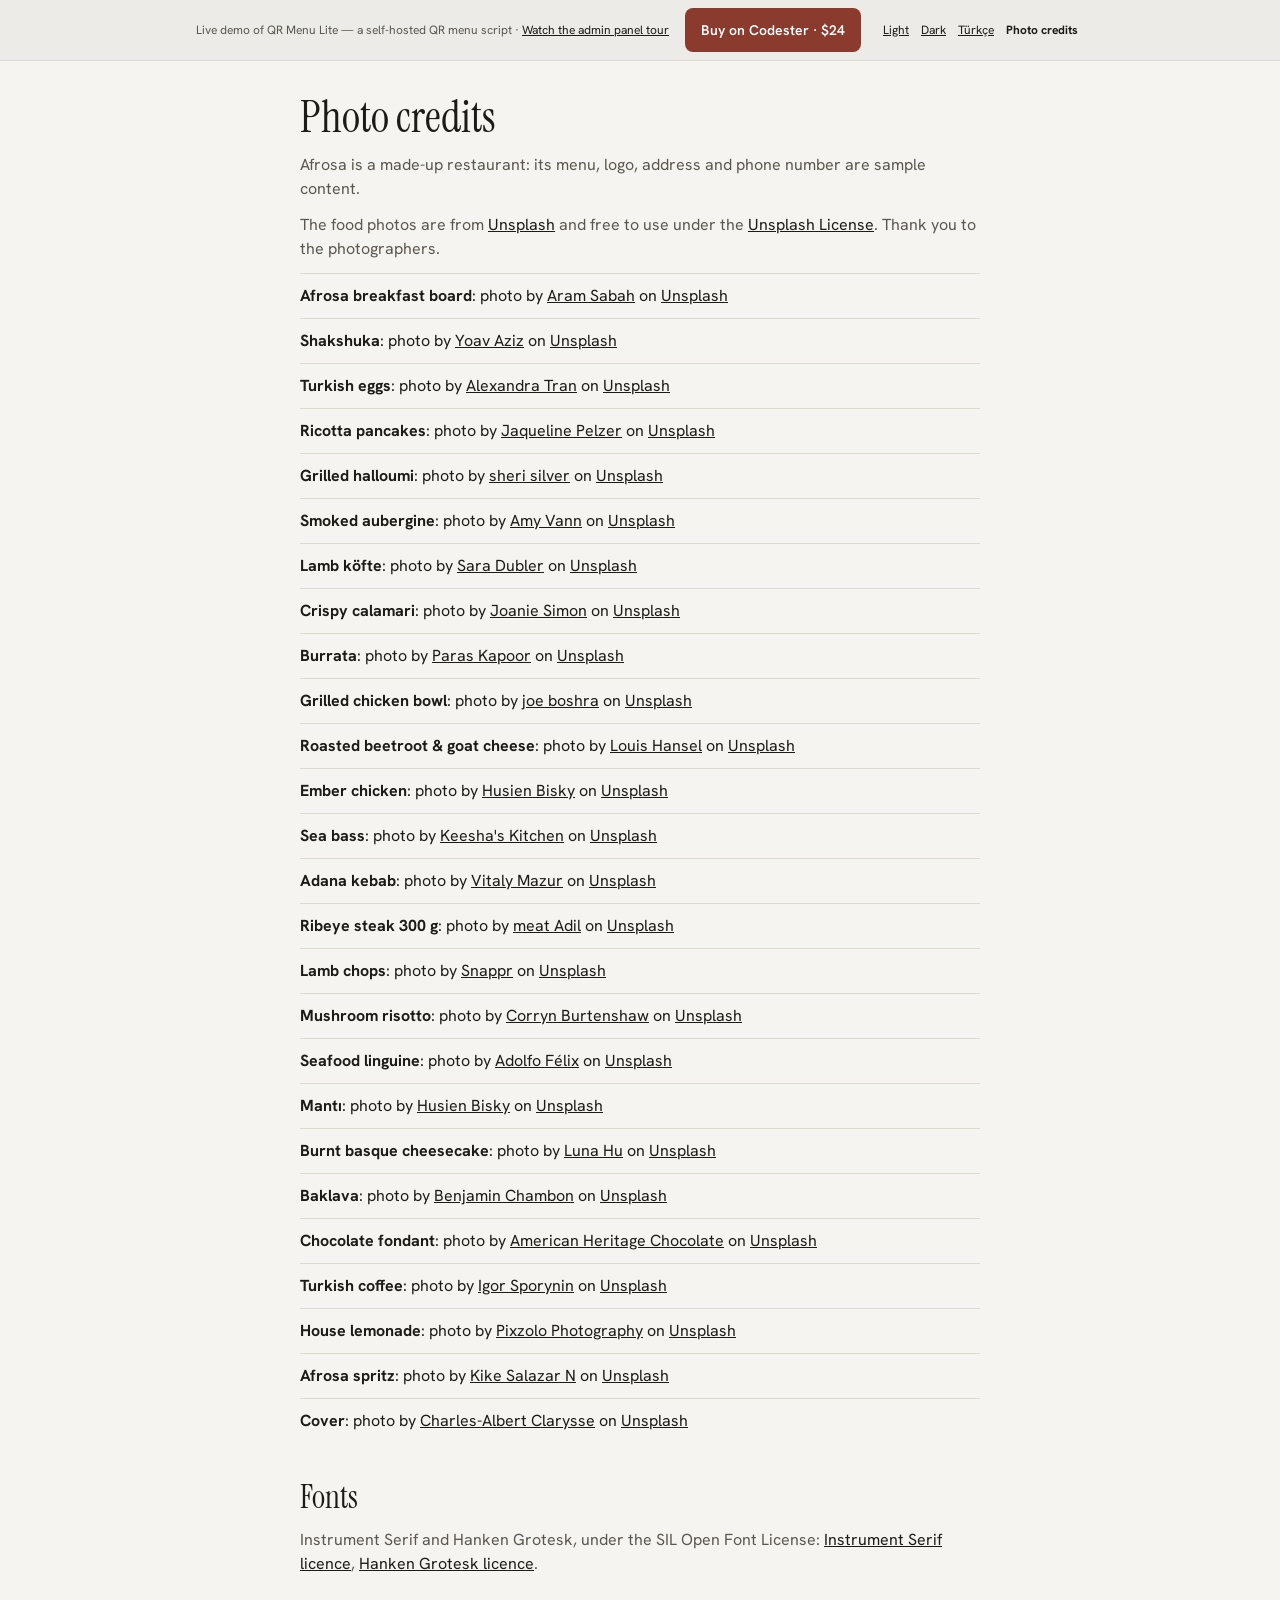
<file: credits/index.html>
<!doctype html>
<html lang="en" data-theme="light">
<head>
    <meta charset="utf-8">
    <meta name="viewport" content="width=device-width, initial-scale=1, viewport-fit=cover">
    <title>Photo credits · QR Menu Lite demo</title>
    <meta name="description" content="Credits for the food photos in the QR Menu Lite live demo.">
    <style>
        :root {
            --accent: #8A3B2E;
            --on-accent: #FFFFFF;
            --accent-ink: #8A3B2E;
            --accent-soft: rgba(138, 59, 46, 0.12);
        }
    </style>
    <link rel="stylesheet" href="../assets/css/menu.css">
    <link rel="icon" href="data:,">
<style>.static-strip{display:flex;flex-wrap:wrap;justify-content:center;align-items:center;gap:0 16px;padding:4px 16px;border-bottom:1px solid var(--line);background:rgba(128,128,128,.08);color:var(--muted);font:12px/16px var(--font);text-align:center}.static-strip p{margin:0;padding:4px 0}.static-strip a{color:var(--text)}.static-strip a.buy{display:inline-flex;align-items:center;min-height:44px;margin:4px 0;padding:0 16px;border-radius:8px;background:#8A3B2E;color:#fff;font-size:14px;font-weight:600;text-decoration:none;white-space:nowrap}.static-strip a.buy:hover{background:#742F24}.static-strip a.buy:focus-visible{outline:2px solid var(--text);outline-offset:2px}.static-strip nav a{display:inline-block;padding:4px 6px}.static-strip nav a[aria-current]{font-weight:700;text-decoration:none}@media (max-width:600px){.static-strip .sep{display:none}.static-strip p a{display:block}}</style>
    <style>.credits.wrap{padding:32px 20px 48px;line-height:1.5}.credits h1,.credits h2{font-family:var(--font-display);font-weight:400;margin:0 0 12px}.credits h1{font-size:44px;line-height:1.1}.credits h2{font-size:32px;line-height:1.15;margin-top:36px}.credits p{margin:0 0 12px;color:var(--muted)}.credits ul{list-style:none;margin:0;padding:0}.credits li{padding:10px 0;border-top:1px solid var(--line)}.credits a{color:var(--text)}</style>
</head>
<body>
<div class="static-strip"><p>Live demo of QR Menu Lite — a self-hosted QR menu script<span class="sep"> · </span><a href="https://youtu.be/PhI3FOQWBjI" target="_blank" rel="noopener">Watch the admin panel tour</a></p><a class="buy" href="https://www.codester.com/items/73985/qr-menu-lite-restaurant-menu-php-script?ref=esrabilgiz" target="_blank" rel="noopener">Buy on Codester · $24</a><nav aria-label="Demo pages"><a href="../">Light</a><a href="../dark/">Dark</a><a href="../tr/" lang="tr">Türkçe</a><a href="../credits/" aria-current="page">Photo credits</a></nav></div>
<main class="credits wrap">
    <h1>Photo credits</h1>
    <p>Afrosa is a made-up restaurant: its menu, logo, address and phone number are sample content.</p>
    <p>The food photos are from <a href="https://unsplash.com" rel="noopener">Unsplash</a> and free to use under the <a href="https://unsplash.com/license" rel="noopener">Unsplash License</a>. Thank you to the photographers.</p>
    <ul>
            <li><strong>Afrosa breakfast board</strong>: photo by <a href="https://unsplash.com/@aramsabah" rel="noopener">Aram Sabah</a> on <a href="https://unsplash.com/photos/brown-wooden-round-tray-with-foods-42RAqhGMZW8" rel="noopener">Unsplash</a></li>
            <li><strong>Shakshuka</strong>: photo by <a href="https://unsplash.com/@yoavaziz" rel="noopener">Yoav Aziz</a> on <a href="https://unsplash.com/photos/stainless-steel-fork-on-brown-ceramic-plate-422N7Nwq5XY" rel="noopener">Unsplash</a></li>
            <li><strong>Turkish eggs</strong>: photo by <a href="https://unsplash.com/@alexgoesglobal" rel="noopener">Alexandra Tran</a> on <a href="https://unsplash.com/photos/a-plate-of-food-with-tortillas-and-cheese-XaUAGu245rk" rel="noopener">Unsplash</a></li>
            <li><strong>Ricotta pancakes</strong>: photo by <a href="https://unsplash.com/@jaqui123456" rel="noopener">Jaqueline Pelzer</a> on <a href="https://unsplash.com/photos/pancakes-with-berries-on-white-ceramic-plate-MytHEJlzdcM" rel="noopener">Unsplash</a></li>
            <li><strong>Grilled halloumi</strong>: photo by <a href="https://unsplash.com/@sheri_silver" rel="noopener">sheri silver</a> on <a href="https://unsplash.com/photos/a-white-plate-topped-with-food-next-to-a-knife-and-fork-m3dnHi0ueh0" rel="noopener">Unsplash</a></li>
            <li><strong>Smoked aubergine</strong>: photo by <a href="https://unsplash.com/@girl_behindthelens" rel="noopener">Amy Vann</a> on <a href="https://unsplash.com/photos/a-white-plate-topped-with-an-eggplant-and-radishes-ZjNWGiHT8Jo" rel="noopener">Unsplash</a></li>
            <li><strong>Lamb köfte</strong>: photo by <a href="https://unsplash.com/@ahungryblonde_" rel="noopener">Sara Dubler</a> on <a href="https://unsplash.com/photos/grilled-meats-on-plate-lOaXEG1tVUM" rel="noopener">Unsplash</a></li>
            <li><strong>Crispy calamari</strong>: photo by <a href="https://unsplash.com/@joaniesimon" rel="noopener">Joanie Simon</a> on <a href="https://unsplash.com/photos/a-white-plate-topped-with-fried-food-and-a-dipping-sauce-COtv-D5osKA" rel="noopener">Unsplash</a></li>
            <li><strong>Burrata</strong>: photo by <a href="https://unsplash.com/@kapoorparas28" rel="noopener">Paras Kapoor</a> on <a href="https://unsplash.com/photos/a-plate-of-food-on-a-wooden-table-NNTV0JhNmis" rel="noopener">Unsplash</a></li>
            <li><strong>Grilled chicken bowl</strong>: photo by <a href="https://unsplash.com/@joestudios" rel="noopener">joe boshra</a> on <a href="https://unsplash.com/photos/a-wooden-bowl-filled-with-chicken-rice-and-beans-GVJAkiE71Kg" rel="noopener">Unsplash</a></li>
            <li><strong>Roasted beetroot &amp; goat cheese</strong>: photo by <a href="https://unsplash.com/@louishansel" rel="noopener">Louis Hansel</a> on <a href="https://unsplash.com/photos/bowl-of-vegetable-salad-with-walnuts-MlPD-AzZYMg" rel="noopener">Unsplash</a></li>
            <li><strong>Ember chicken</strong>: photo by <a href="https://unsplash.com/@husien_bisky1" rel="noopener">Husien Bisky</a> on <a href="https://unsplash.com/photos/grilled-chicken-with-vegetables-and-flatbread-on-a-plate-Xfq9nVqVl7Y" rel="noopener">Unsplash</a></li>
            <li><strong>Sea bass</strong>: photo by <a href="https://unsplash.com/@keeshasskitchen" rel="noopener">Keesha&#039;s Kitchen</a> on <a href="https://unsplash.com/photos/a-plate-of-fish-and-lemons-KRbF_wsztBE" rel="noopener">Unsplash</a></li>
            <li><strong>Adana kebab</strong>: photo by <a href="https://unsplash.com/@vitalymazur" rel="noopener">Vitaly Mazur</a> on <a href="https://unsplash.com/photos/a-white-plate-topped-with-meat-and-vegetables-1JSLIlFFvCY" rel="noopener">Unsplash</a></li>
            <li><strong>Ribeye steak 300 g</strong>: photo by <a href="https://unsplash.com/@meatcooker" rel="noopener">meat Adil</a> on <a href="https://unsplash.com/photos/a-perfectly-cooked-steak-with-fries-and-salad-d5EjL94rhZ0" rel="noopener">Unsplash</a></li>
            <li><strong>Lamb chops</strong>: photo by <a href="https://unsplash.com/@snappr" rel="noopener">Snappr</a> on <a href="https://unsplash.com/photos/a-plate-of-food-on-a-wooden-table-wqsUZB9D0Lk" rel="noopener">Unsplash</a></li>
            <li><strong>Mushroom risotto</strong>: photo by <a href="https://unsplash.com/@indigo365" rel="noopener">Corryn Burtenshaw</a> on <a href="https://unsplash.com/photos/a-bowl-of-rice-with-mushrooms-and-parsley-MT_aSIwT-wU" rel="noopener">Unsplash</a></li>
            <li><strong>Seafood linguine</strong>: photo by <a href="https://unsplash.com/@adolfofelix" rel="noopener">Adolfo Félix</a> on <a href="https://unsplash.com/photos/seafood-pasta-dish-in-white-plate-l728d7AJnXM" rel="noopener">Unsplash</a></li>
            <li><strong>Mantı</strong>: photo by <a href="https://unsplash.com/@husien_bisky1" rel="noopener">Husien Bisky</a> on <a href="https://unsplash.com/photos/a-serving-of-manti-with-yogurt-and-spices-8uZlPA_Q-9A" rel="noopener">Unsplash</a></li>
            <li><strong>Burnt basque cheesecake</strong>: photo by <a href="https://unsplash.com/@hyue" rel="noopener">Luna Hu</a> on <a href="https://unsplash.com/photos/a-cheesecake-on-a-wooden-cutting-board-with-a-knife-Qv86wgHErmc" rel="noopener">Unsplash</a></li>
            <li><strong>Baklava</strong>: photo by <a href="https://unsplash.com/@benjamin_photo_lab" rel="noopener">Benjamin Chambon</a> on <a href="https://unsplash.com/photos/golden-baklava-pastries-filled-with-chopped-pistachios-OEDeQheVySQ" rel="noopener">Unsplash</a></li>
            <li><strong>Chocolate fondant</strong>: photo by <a href="https://unsplash.com/@americanheritagechocolate" rel="noopener">American Heritage Chocolate</a> on <a href="https://unsplash.com/photos/a-white-plate-topped-with-a-piece-of-cake-and-ice-cream-8lPKzLSWNgM" rel="noopener">Unsplash</a></li>
            <li><strong>Turkish coffee</strong>: photo by <a href="https://unsplash.com/@igorharrier" rel="noopener">Igor Sporynin</a> on <a href="https://unsplash.com/photos/a-cup-of-coffee-on-a-table-CGMlRzLabBs" rel="noopener">Unsplash</a></li>
            <li><strong>House lemonade</strong>: photo by <a href="https://unsplash.com/@pixzolo" rel="noopener">Pixzolo Photography</a> on <a href="https://unsplash.com/photos/lemon-juice-in-glass-with-mint-herb-cLmCH3aygHk" rel="noopener">Unsplash</a></li>
            <li><strong>Afrosa spritz</strong>: photo by <a href="https://unsplash.com/@kikesalazarn" rel="noopener">Kike Salazar N</a> on <a href="https://unsplash.com/photos/clear-wine-glass-with-orange-liquid-58BUJo2VvyE" rel="noopener">Unsplash</a></li>
            <li><strong>Cover</strong>: photo by <a href="https://unsplash.com/@charlesalb" rel="noopener">Charles-Albert Clarysse</a> on <a href="https://unsplash.com/photos/a-delicious-spread-of-food-ready-for-eating--5B_sfWV2TE" rel="noopener">Unsplash</a></li>
    </ul>
    <h2>Fonts</h2>
    <p>Instrument Serif and Hanken Grotesk, under the SIL Open Font License: <a href="../assets/fonts/OFL-InstrumentSerif.txt">Instrument Serif licence</a>, <a href="../assets/fonts/OFL-HankenGrotesk.txt">Hanken Grotesk licence</a>.</p>
</main>
</body>
</html>
</file>
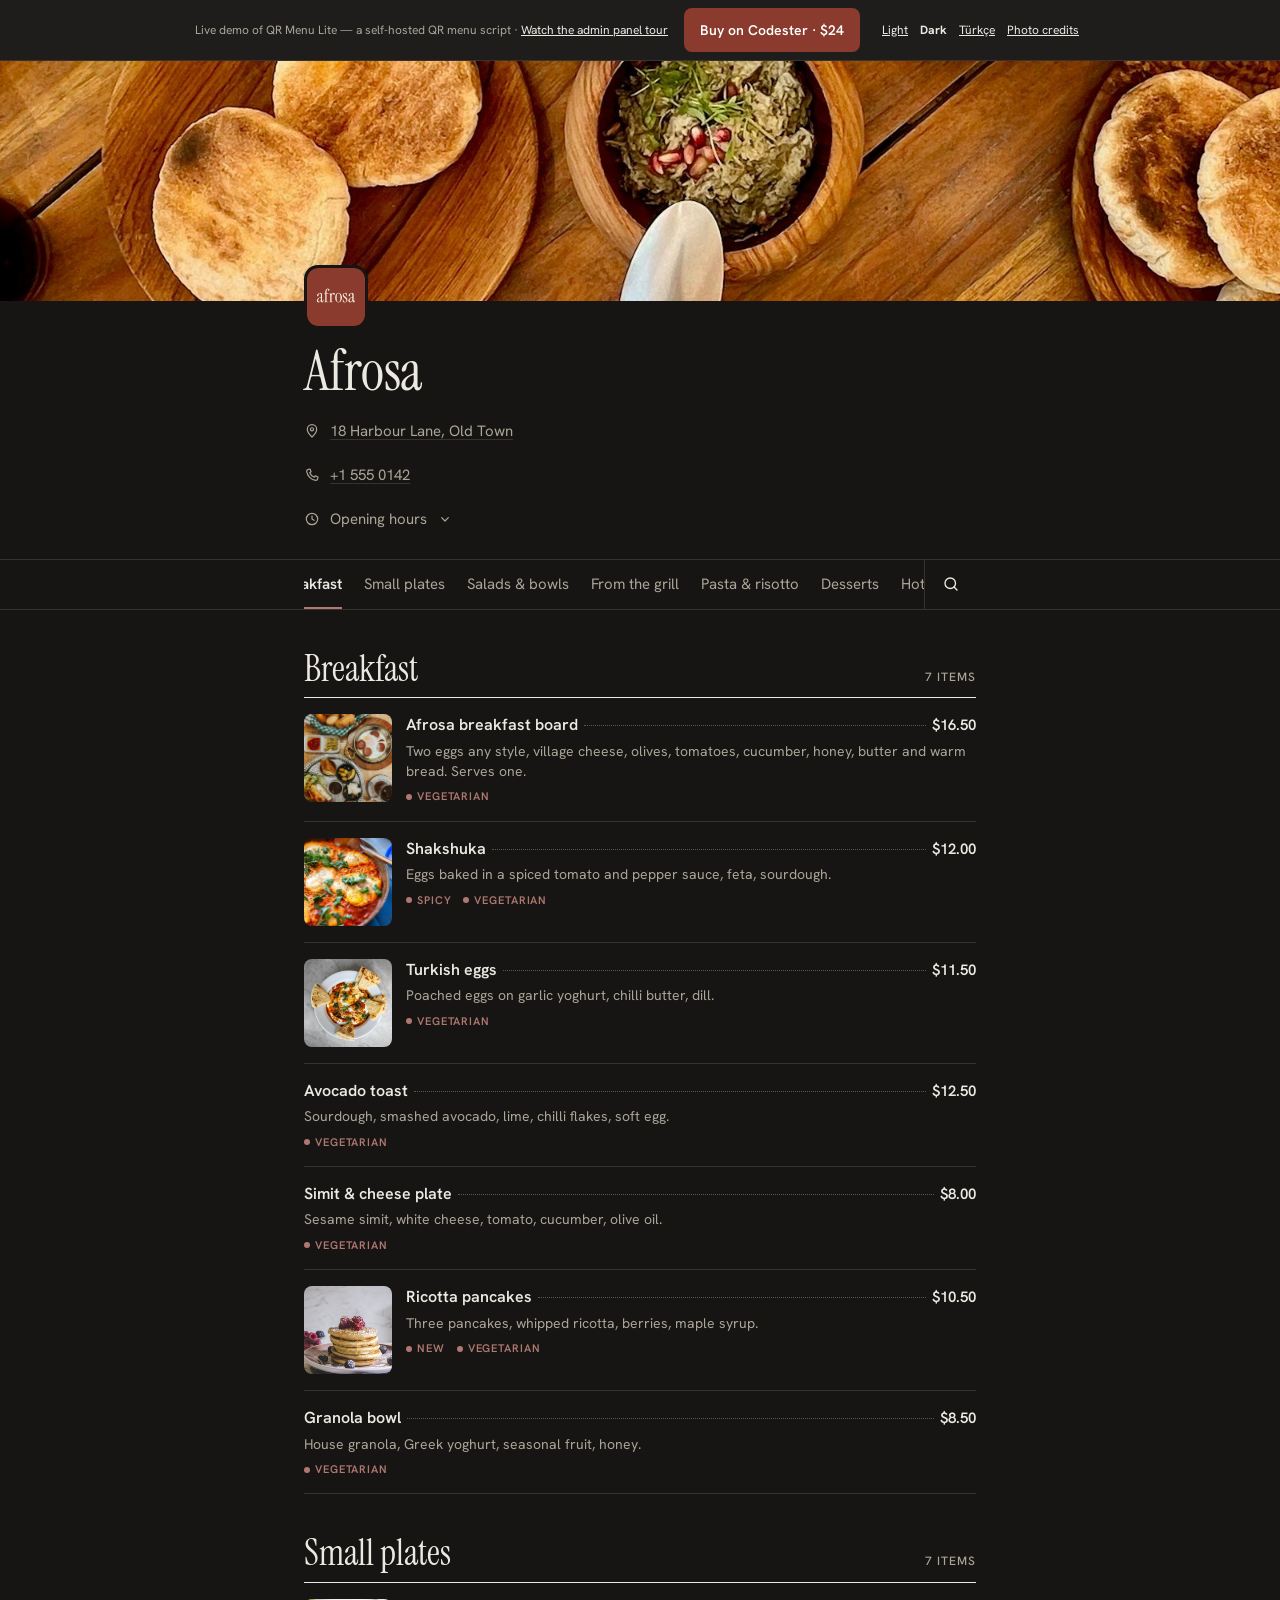
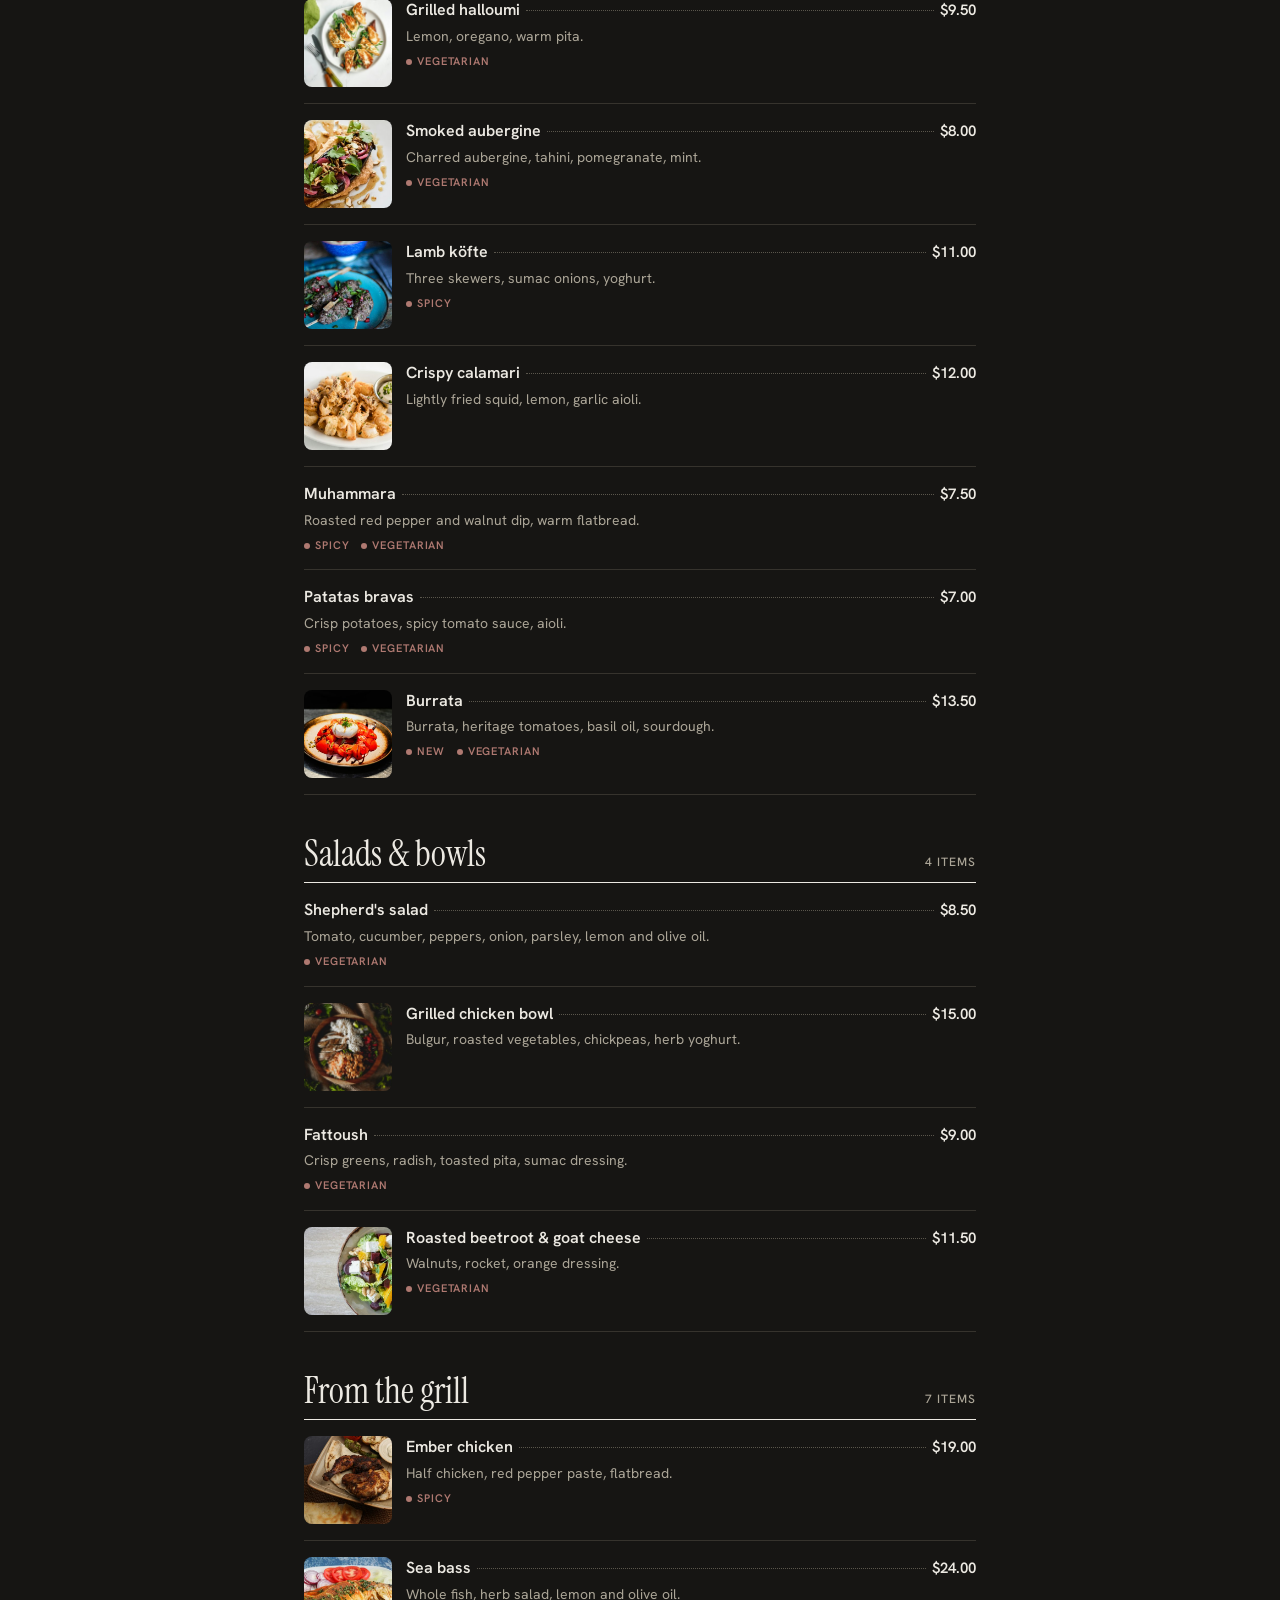
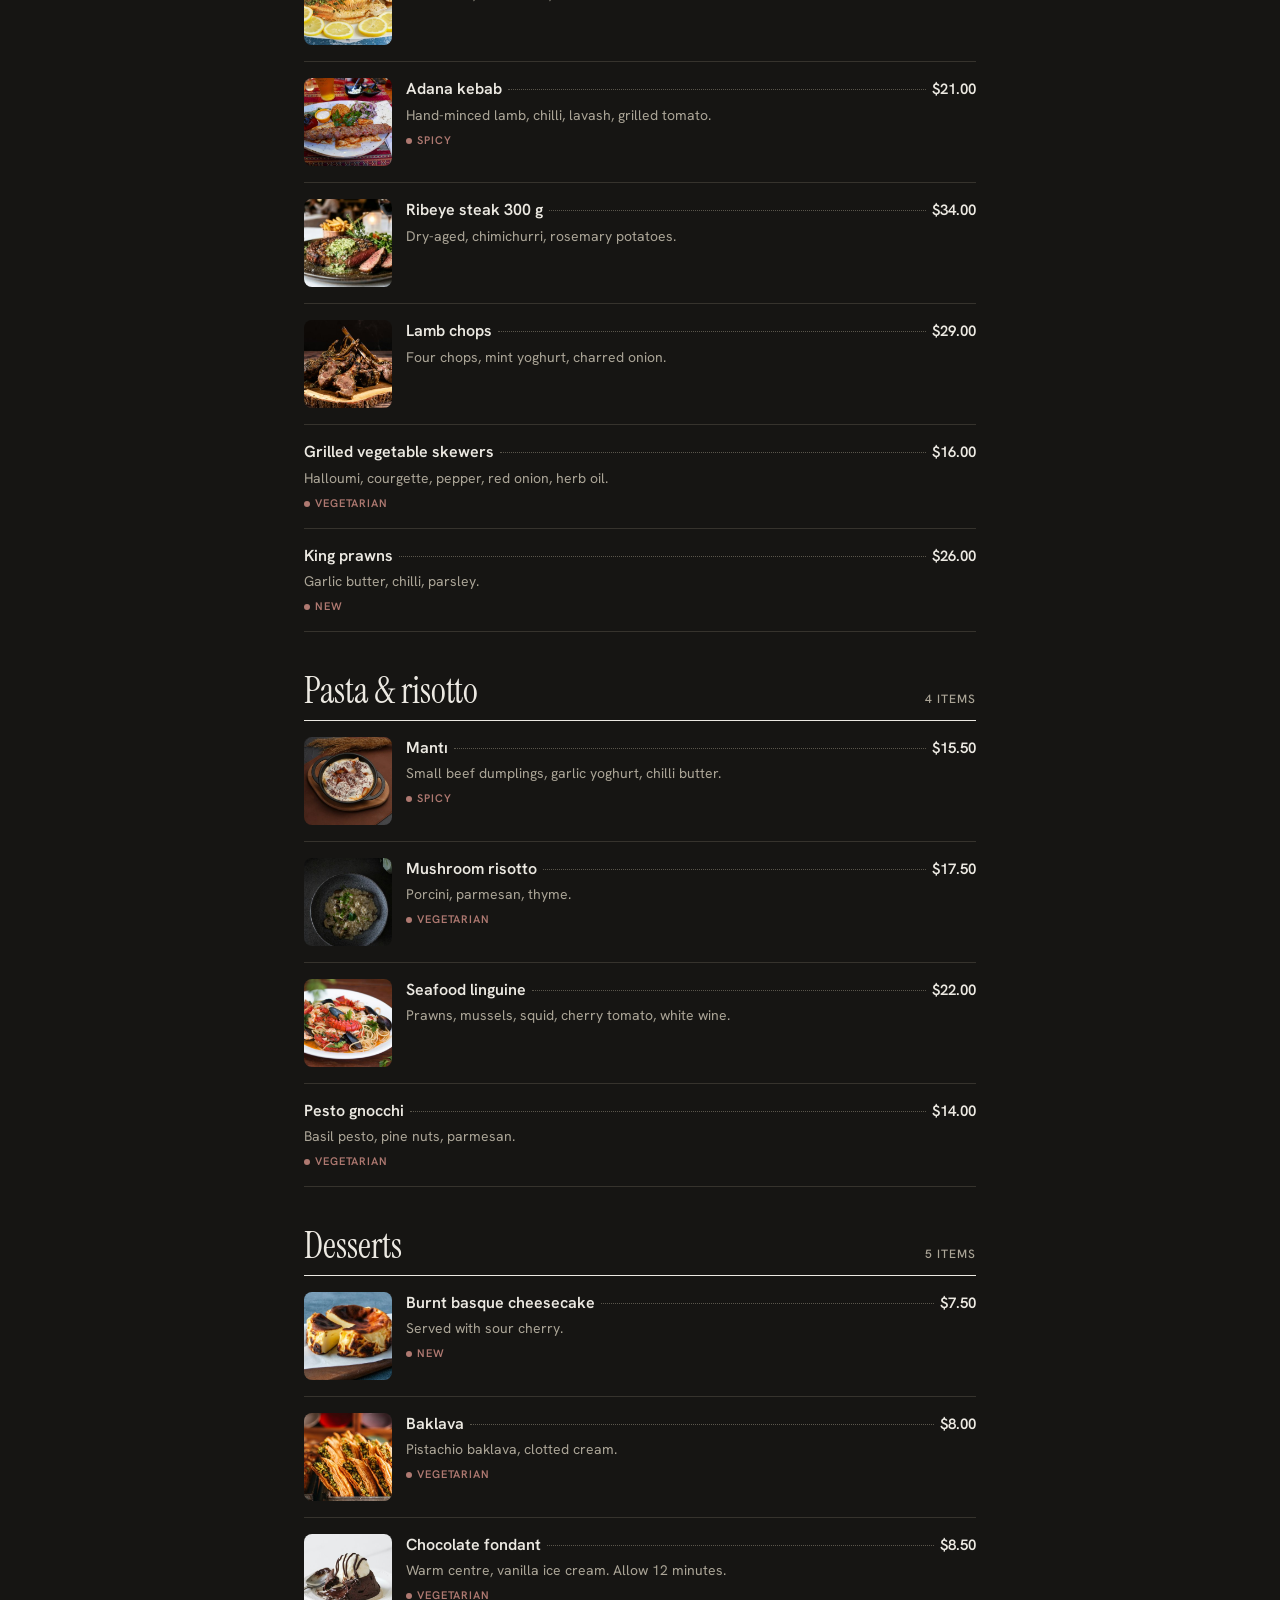
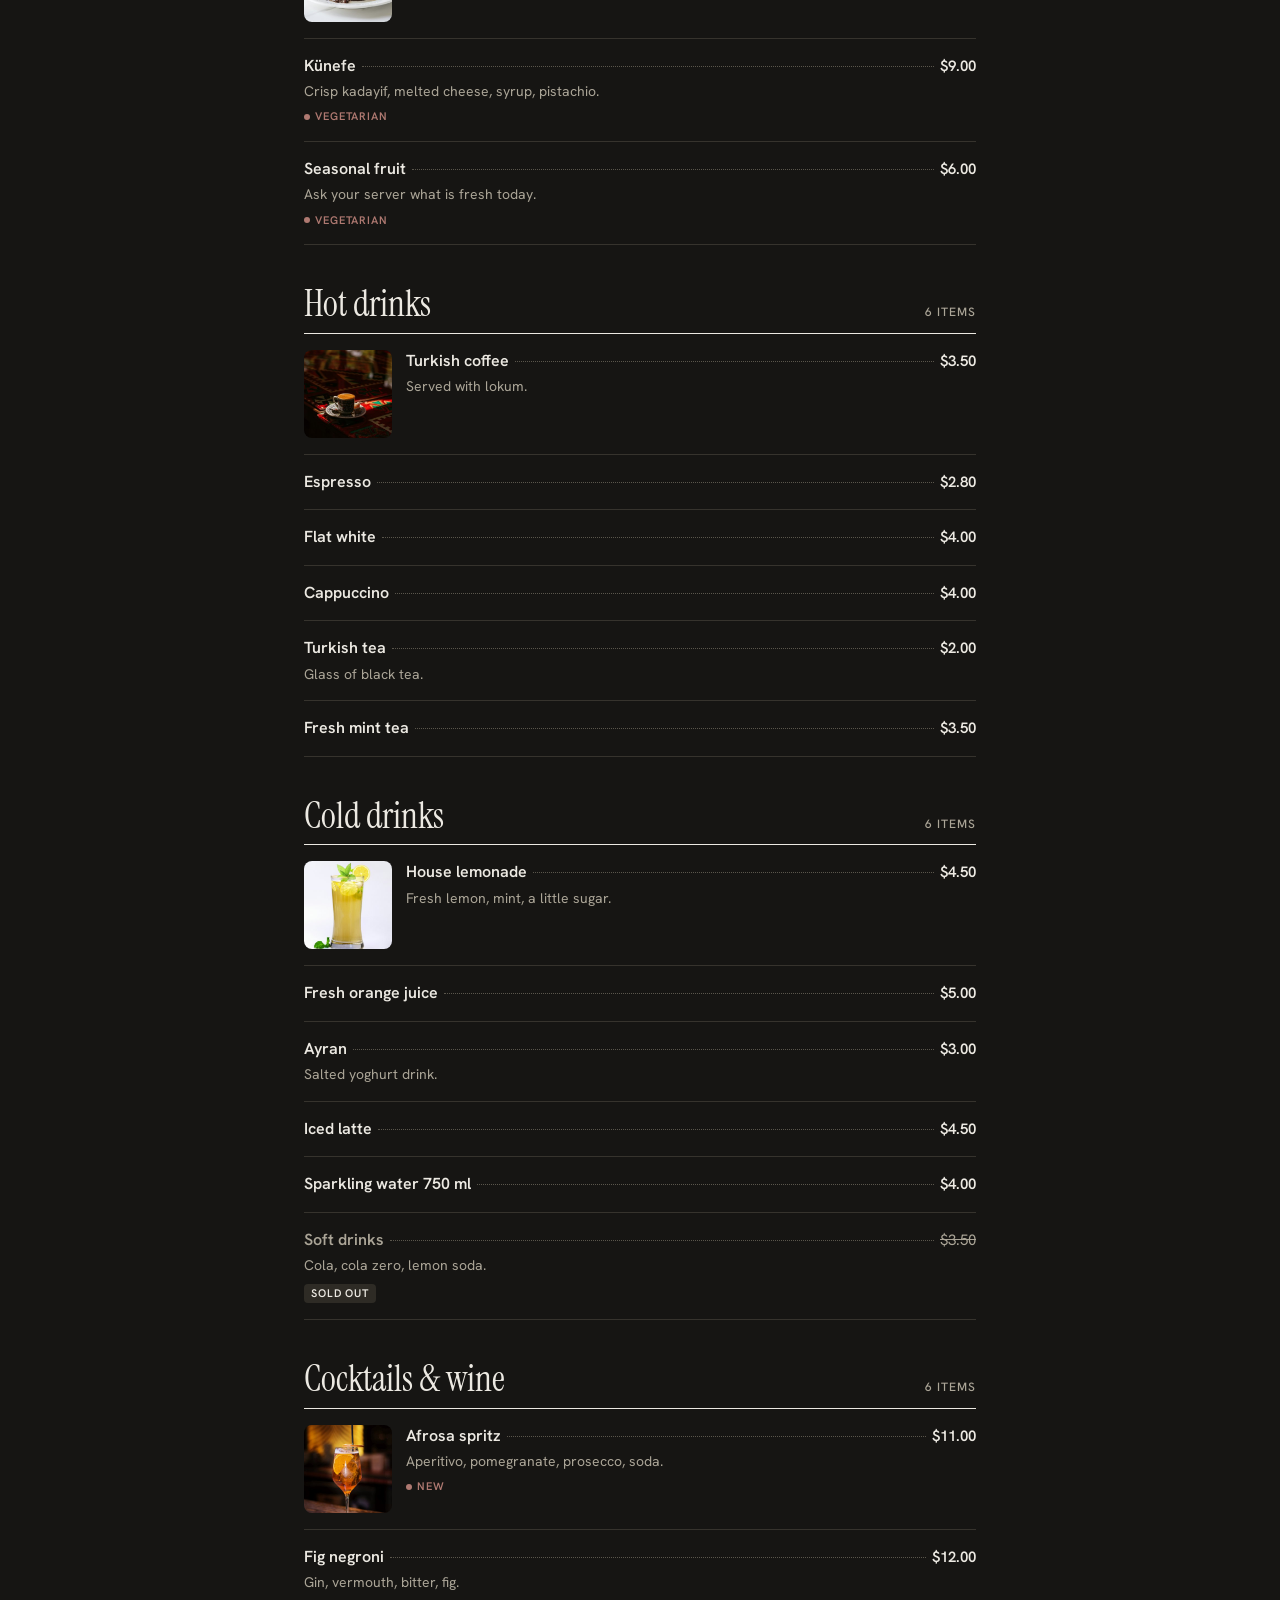
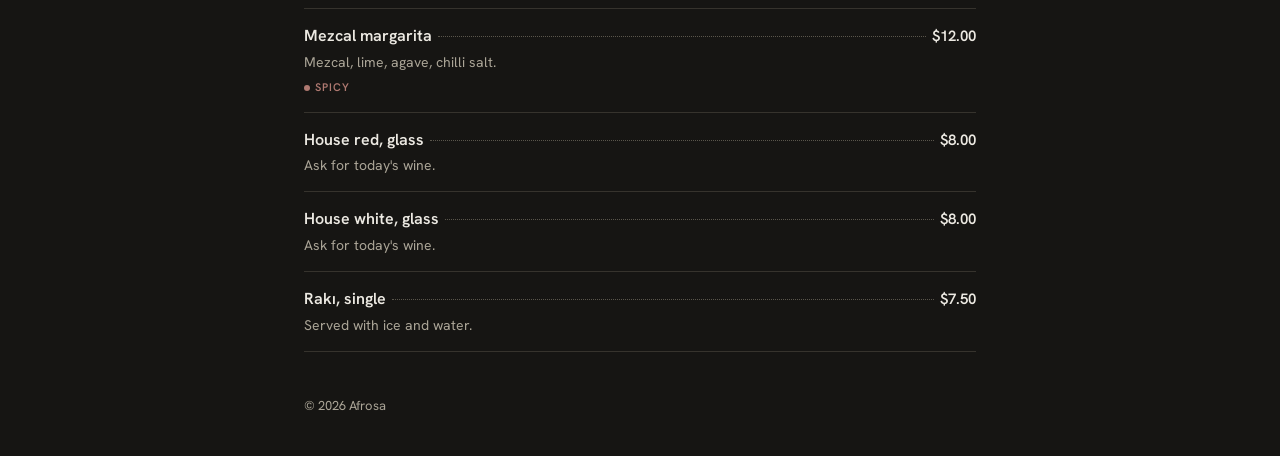
<file: dark/index.html>
<!doctype html>
<html lang="en" data-theme="dark">
<head>
    <meta charset="utf-8">
    <meta name="viewport" content="width=device-width, initial-scale=1, viewport-fit=cover">
    <title>Afrosa · Menu</title>
    <meta name="description" content="Menu of Afrosa — 18 Harbour Lane, Old Town">
    <meta name="theme-color" content="#8A3B2E">
    <meta property="og:type" content="website">
    <meta property="og:site_name" content="Afrosa">
    <meta property="og:title" content="Afrosa">
    <meta property="og:description" content="Menu of Afrosa — 18 Harbour Lane, Old Town">
                <meta name="twitter:card" content="summary">
                <link rel="icon" href="../uploads/logo_843b8b5cea06a0c7e5fcbcf58233e300.png">
    <style>
        :root {
            --accent: #8A3B2E;
            --on-accent: #FFFFFF;
            --accent-ink: #AF7971;
            --accent-soft: rgba(138, 59, 46, 0.2);
        }
    </style>
    <link rel="stylesheet" href="../assets/css/menu.css">
    <script>document.documentElement.classList.add('js');</script>
    <script src="../assets/js/menu.js" defer></script>
<style>.static-strip{display:flex;flex-wrap:wrap;justify-content:center;align-items:center;gap:0 16px;padding:4px 16px;border-bottom:1px solid var(--line);background:rgba(128,128,128,.08);color:var(--muted);font:12px/16px var(--font);text-align:center}.static-strip p{margin:0;padding:4px 0}.static-strip a{color:var(--text)}.static-strip a.buy{display:inline-flex;align-items:center;min-height:44px;margin:4px 0;padding:0 16px;border-radius:8px;background:#8A3B2E;color:#fff;font-size:14px;font-weight:600;text-decoration:none;white-space:nowrap}.static-strip a.buy:hover{background:#742F24}.static-strip a.buy:focus-visible{outline:2px solid var(--text);outline-offset:2px}.static-strip nav a{display:inline-block;padding:4px 6px}.static-strip nav a[aria-current]{font-weight:700;text-decoration:none}@media (max-width:600px){.static-strip .sep{display:none}.static-strip p a{display:block}}</style>
</head>
<body>
<div class="static-strip"><p>Live demo of QR Menu Lite — a self-hosted QR menu script<span class="sep"> · </span><a href="https://youtu.be/PhI3FOQWBjI" target="_blank" rel="noopener">Watch the admin panel tour</a></p><a class="buy" href="https://www.codester.com/items/73985/qr-menu-lite-restaurant-menu-php-script?ref=esrabilgiz" target="_blank" rel="noopener">Buy on Codester · $24</a><nav aria-label="Demo pages"><a href="../">Light</a><a href="../dark/" aria-current="page">Dark</a><a href="../tr/" lang="tr">Türkçe</a><a href="../credits/">Photo credits</a></nav></div>
<svg width="0" height="0" style="position:absolute" aria-hidden="true">
    <symbol id="i-search" viewBox="0 0 24 24"><circle cx="11" cy="11" r="7" fill="none" stroke="currentColor" stroke-width="1.8"/><path d="m20 20-4-4" stroke="currentColor" stroke-width="1.8" stroke-linecap="round"/></symbol>
    <symbol id="i-close" viewBox="0 0 24 24"><path d="M6 6l12 12M18 6 6 18" stroke="currentColor" stroke-width="2" stroke-linecap="round"/></symbol>
    <symbol id="i-pin" viewBox="0 0 24 24"><path d="M12 21s-7-6.2-7-11.5a7 7 0 0 1 14 0C19 14.8 12 21 12 21Z" fill="none" stroke="currentColor" stroke-width="1.8" stroke-linejoin="round"/><circle cx="12" cy="9.5" r="2.4" fill="none" stroke="currentColor" stroke-width="1.8"/></symbol>
    <symbol id="i-phone" viewBox="0 0 24 24"><path d="M6.6 3.5 9 3l1.6 4.2-2 1.4a12 12 0 0 0 6.8 6.8l1.4-2L21 15l-.5 2.4A3 3 0 0 1 17.6 20 15.6 15.6 0 0 1 4 6.4 3 3 0 0 1 6.6 3.5Z" fill="none" stroke="currentColor" stroke-width="1.8" stroke-linejoin="round"/></symbol>
    <symbol id="i-clock" viewBox="0 0 24 24"><circle cx="12" cy="12" r="8.5" fill="none" stroke="currentColor" stroke-width="1.8"/><path d="M12 7.5V12l3 2" fill="none" stroke="currentColor" stroke-width="1.8" stroke-linecap="round"/></symbol>
    <symbol id="i-chevron" viewBox="0 0 24 24"><path d="m7 10 5 5 5-5" fill="none" stroke="currentColor" stroke-width="1.8" stroke-linecap="round" stroke-linejoin="round"/></symbol>
</svg>
<header class="hero has-cover has-logo">
            <div class="hero-media">
            <img src="../uploads/cover_1990a6176f550a0fa199a73843a6f063.jpg" alt="" fetchpriority="high" decoding="async">
        </div>
    <div class="hero-body wrap">
                    <img class="logo" src="../uploads/logo_843b8b5cea06a0c7e5fcbcf58233e300.png" alt="Afrosa logo" width="64" height="64">
                <h1 class="name">Afrosa</h1>
                    <div class="info">
                                    <a class="info-row" href="https://www.google.com/maps/search/?api=1&amp;query=18%20Harbour%20Lane%2C%20Old%20Town"
                       target="_blank" rel="noopener">
                        <svg class="icon" aria-hidden="true"><use href="#i-pin"/></svg><span class="info-text">18 Harbour Lane, Old Town</span>
                    </a>
                                                    <a class="info-row" href="tel:+15550142">
                        <svg class="icon" aria-hidden="true"><use href="#i-phone"/></svg><span class="info-text">+1 555 0142</span>
                    </a>
                                                    <details class="hours">
                        <summary class="info-row">
                            <svg class="icon" aria-hidden="true"><use href="#i-clock"/></svg><span>Opening hours</span>
                            <svg class="icon chevron" aria-hidden="true"><use href="#i-chevron"/></svg>
                        </summary>
                        <ul class="hours-list">
                                                            <li>Mon–Thu: 08:00–23:00</li>
                                                            <li>Fri–Sat: 08:00–00:30</li>
                                                            <li>Sun: 09:00–22:00</li>
                                                    </ul>
                    </details>
                            </div>
            </div>
</header>
    <nav class="catbar" aria-label="Menu categories">
        <div class="catbar-inner wrap">
            <div class="tabs">
                                    <a class="tab" href="#cat-1">Breakfast</a>
                                    <a class="tab" href="#cat-2">Small plates</a>
                                    <a class="tab" href="#cat-3">Salads &amp; bowls</a>
                                    <a class="tab" href="#cat-4">From the grill</a>
                                    <a class="tab" href="#cat-5">Pasta &amp; risotto</a>
                                    <a class="tab" href="#cat-6">Desserts</a>
                                    <a class="tab" href="#cat-7">Hot drinks</a>
                                    <a class="tab" href="#cat-8">Cold drinks</a>
                                    <a class="tab" href="#cat-9">Cocktails &amp; wine</a>
                            </div>
            <div class="search" id="search" hidden>
                <svg class="icon" aria-hidden="true"><use href="#i-search"/></svg>
                <input type="search" placeholder="Search the menu" aria-label="Search the menu" autocomplete="off" enterkeyhint="search">
                <button type="button" class="icon-button search-close" aria-label="Close search">
                    <svg class="icon" aria-hidden="true"><use href="#i-close"/></svg>
                </button>
            </div>
            <button type="button" class="icon-button search-open" aria-label="Search the menu" aria-controls="search" aria-expanded="false" hidden>
                <svg class="icon" aria-hidden="true"><use href="#i-search"/></svg>
            </button>
        </div>
    </nav>
    <main class="menu wrap">
                                <section class="section" id="cat-1" aria-labelledby="cat-1-title">
                <h2 class="section-title" id="cat-1-title">
                    <span>Breakfast</span>
                                        <span class="section-count"><span class="count">7</span> <span class="count-label" data-one="item" data-other="items">items</span></span>
                </h2>
                <div class="items">
                                                                    <button type="button" class="item has-photo" aria-haspopup="dialog">
                            <span class="item-body">
                                <span class="item-head">
                                    <span class="item-name">Afrosa breakfast board</span>
                                    <span class="leader" aria-hidden="true"></span>
                                    <span class="price">$16.50</span>
                                </span>
                                                                    <span class="item-desc">Two eggs any style, village cheese, olives, tomatoes, cucumber, honey, butter and warm bread. Serves one.</span>
                                                                                                <span class="item-foot">
                                                                                                                                                <span class="tag tag-veg">Vegetarian</span>                                </span>
                            </span>
                                                            <span class="item-photo">
                                                                        <img src="../uploads/thumb_00c5efeb7c25c5c441e0cde2ac6f7c8f.jpg" alt="" loading="lazy" decoding="async" data-full="../uploads/product_79ab0268dd315058e91313743d5a351f.jpg">
                                </span>
                                                    </button>
                                                                    <button type="button" class="item has-photo" aria-haspopup="dialog">
                            <span class="item-body">
                                <span class="item-head">
                                    <span class="item-name">Shakshuka</span>
                                    <span class="leader" aria-hidden="true"></span>
                                    <span class="price">$12.00</span>
                                </span>
                                                                    <span class="item-desc">Eggs baked in a spiced tomato and pepper sauce, feta, sourdough.</span>
                                                                                                <span class="item-foot">
                                                                                                            <span class="tag tag-spicy">Spicy</span>                                    <span class="tag tag-veg">Vegetarian</span>                                </span>
                            </span>
                                                            <span class="item-photo">
                                                                        <img src="../uploads/thumb_13d4c958a0a06fc895fac32b7a031fb9.jpg" alt="" loading="lazy" decoding="async" data-full="../uploads/product_8c15aac601a7fed69eb4346969b42bac.jpg">
                                </span>
                                                    </button>
                                                                    <button type="button" class="item has-photo" aria-haspopup="dialog">
                            <span class="item-body">
                                <span class="item-head">
                                    <span class="item-name">Turkish eggs</span>
                                    <span class="leader" aria-hidden="true"></span>
                                    <span class="price">$11.50</span>
                                </span>
                                                                    <span class="item-desc">Poached eggs on garlic yoghurt, chilli butter, dill.</span>
                                                                                                <span class="item-foot">
                                                                                                                                                <span class="tag tag-veg">Vegetarian</span>                                </span>
                            </span>
                                                            <span class="item-photo">
                                                                        <img src="../uploads/thumb_d0c338acc9c7a7826bad09849dc95f45.jpg" alt="" loading="lazy" decoding="async" data-full="../uploads/product_4c4d2d2894bc83bf0e3419aa0be6ad0a.jpg">
                                </span>
                                                    </button>
                                                                    <button type="button" class="item" aria-haspopup="dialog">
                            <span class="item-body">
                                <span class="item-head">
                                    <span class="item-name">Avocado toast</span>
                                    <span class="leader" aria-hidden="true"></span>
                                    <span class="price">$12.50</span>
                                </span>
                                                                    <span class="item-desc">Sourdough, smashed avocado, lime, chilli flakes, soft egg.</span>
                                                                                                <span class="item-foot">
                                                                                                                                                <span class="tag tag-veg">Vegetarian</span>                                </span>
                            </span>
                                                    </button>
                                                                    <button type="button" class="item" aria-haspopup="dialog">
                            <span class="item-body">
                                <span class="item-head">
                                    <span class="item-name">Simit &amp; cheese plate</span>
                                    <span class="leader" aria-hidden="true"></span>
                                    <span class="price">$8.00</span>
                                </span>
                                                                    <span class="item-desc">Sesame simit, white cheese, tomato, cucumber, olive oil.</span>
                                                                                                <span class="item-foot">
                                                                                                                                                <span class="tag tag-veg">Vegetarian</span>                                </span>
                            </span>
                                                    </button>
                                                                    <button type="button" class="item has-photo" aria-haspopup="dialog">
                            <span class="item-body">
                                <span class="item-head">
                                    <span class="item-name">Ricotta pancakes</span>
                                    <span class="leader" aria-hidden="true"></span>
                                    <span class="price">$10.50</span>
                                </span>
                                                                    <span class="item-desc">Three pancakes, whipped ricotta, berries, maple syrup.</span>
                                                                                                <span class="item-foot">
                                                                        <span class="tag tag-new">New</span>                                                                        <span class="tag tag-veg">Vegetarian</span>                                </span>
                            </span>
                                                            <span class="item-photo">
                                                                        <img src="../uploads/thumb_6b808fe286333cdc44b0b46a8a84e3a9.jpg" alt="" loading="lazy" decoding="async" data-full="../uploads/product_6467df46a63d5ce62ea1011bb9c7e92f.jpg">
                                </span>
                                                    </button>
                                                                    <button type="button" class="item" aria-haspopup="dialog">
                            <span class="item-body">
                                <span class="item-head">
                                    <span class="item-name">Granola bowl</span>
                                    <span class="leader" aria-hidden="true"></span>
                                    <span class="price">$8.50</span>
                                </span>
                                                                    <span class="item-desc">House granola, Greek yoghurt, seasonal fruit, honey.</span>
                                                                                                <span class="item-foot">
                                                                                                                                                <span class="tag tag-veg">Vegetarian</span>                                </span>
                            </span>
                                                    </button>
                                    </div>
            </section>
                                <section class="section" id="cat-2" aria-labelledby="cat-2-title">
                <h2 class="section-title" id="cat-2-title">
                    <span>Small plates</span>
                                        <span class="section-count"><span class="count">7</span> <span class="count-label" data-one="item" data-other="items">items</span></span>
                </h2>
                <div class="items">
                                                                    <button type="button" class="item has-photo" aria-haspopup="dialog">
                            <span class="item-body">
                                <span class="item-head">
                                    <span class="item-name">Grilled halloumi</span>
                                    <span class="leader" aria-hidden="true"></span>
                                    <span class="price">$9.50</span>
                                </span>
                                                                    <span class="item-desc">Lemon, oregano, warm pita.</span>
                                                                                                <span class="item-foot">
                                                                                                                                                <span class="tag tag-veg">Vegetarian</span>                                </span>
                            </span>
                                                            <span class="item-photo">
                                                                        <img src="../uploads/thumb_165f86c4ac4a7eafaf08dff80983b7a8.jpg" alt="" loading="lazy" decoding="async" data-full="../uploads/product_36786fc6a50b58621ec7c5d2c292c299.jpg">
                                </span>
                                                    </button>
                                                                    <button type="button" class="item has-photo" aria-haspopup="dialog">
                            <span class="item-body">
                                <span class="item-head">
                                    <span class="item-name">Smoked aubergine</span>
                                    <span class="leader" aria-hidden="true"></span>
                                    <span class="price">$8.00</span>
                                </span>
                                                                    <span class="item-desc">Charred aubergine, tahini, pomegranate, mint.</span>
                                                                                                <span class="item-foot">
                                                                                                                                                <span class="tag tag-veg">Vegetarian</span>                                </span>
                            </span>
                                                            <span class="item-photo">
                                                                        <img src="../uploads/thumb_404ca5973893d19b464dfaad8b30454d.jpg" alt="" loading="lazy" decoding="async" data-full="../uploads/product_c7c68086e4d1252fd8fe9023bfee9467.jpg">
                                </span>
                                                    </button>
                                                                    <button type="button" class="item has-photo" aria-haspopup="dialog">
                            <span class="item-body">
                                <span class="item-head">
                                    <span class="item-name">Lamb köfte</span>
                                    <span class="leader" aria-hidden="true"></span>
                                    <span class="price">$11.00</span>
                                </span>
                                                                    <span class="item-desc">Three skewers, sumac onions, yoghurt.</span>
                                                                                                <span class="item-foot">
                                                                                                            <span class="tag tag-spicy">Spicy</span>                                                                    </span>
                            </span>
                                                            <span class="item-photo">
                                                                        <img src="../uploads/thumb_4fc3e8e109c4c27486a15480a6f46fb7.jpg" alt="" loading="lazy" decoding="async" data-full="../uploads/product_271569cfdb1d34649137d8d62932655f.jpg">
                                </span>
                                                    </button>
                                                                    <button type="button" class="item has-photo" aria-haspopup="dialog">
                            <span class="item-body">
                                <span class="item-head">
                                    <span class="item-name">Crispy calamari</span>
                                    <span class="leader" aria-hidden="true"></span>
                                    <span class="price">$12.00</span>
                                </span>
                                                                    <span class="item-desc">Lightly fried squid, lemon, garlic aioli.</span>
                                                                                                <span class="item-foot" hidden>
                                                                                                                                                                                </span>
                            </span>
                                                            <span class="item-photo">
                                                                        <img src="../uploads/thumb_955ef31c746b3214ae1ff95984b23513.jpg" alt="" loading="lazy" decoding="async" data-full="../uploads/product_d4f437bbf1ac64130b4e9c25f9cfc91d.jpg">
                                </span>
                                                    </button>
                                                                    <button type="button" class="item" aria-haspopup="dialog">
                            <span class="item-body">
                                <span class="item-head">
                                    <span class="item-name">Muhammara</span>
                                    <span class="leader" aria-hidden="true"></span>
                                    <span class="price">$7.50</span>
                                </span>
                                                                    <span class="item-desc">Roasted red pepper and walnut dip, warm flatbread.</span>
                                                                                                <span class="item-foot">
                                                                                                            <span class="tag tag-spicy">Spicy</span>                                    <span class="tag tag-veg">Vegetarian</span>                                </span>
                            </span>
                                                    </button>
                                                                    <button type="button" class="item" aria-haspopup="dialog">
                            <span class="item-body">
                                <span class="item-head">
                                    <span class="item-name">Patatas bravas</span>
                                    <span class="leader" aria-hidden="true"></span>
                                    <span class="price">$7.00</span>
                                </span>
                                                                    <span class="item-desc">Crisp potatoes, spicy tomato sauce, aioli.</span>
                                                                                                <span class="item-foot">
                                                                                                            <span class="tag tag-spicy">Spicy</span>                                    <span class="tag tag-veg">Vegetarian</span>                                </span>
                            </span>
                                                    </button>
                                                                    <button type="button" class="item has-photo" aria-haspopup="dialog">
                            <span class="item-body">
                                <span class="item-head">
                                    <span class="item-name">Burrata</span>
                                    <span class="leader" aria-hidden="true"></span>
                                    <span class="price">$13.50</span>
                                </span>
                                                                    <span class="item-desc">Burrata, heritage tomatoes, basil oil, sourdough.</span>
                                                                                                <span class="item-foot">
                                                                        <span class="tag tag-new">New</span>                                                                        <span class="tag tag-veg">Vegetarian</span>                                </span>
                            </span>
                                                            <span class="item-photo">
                                                                        <img src="../uploads/thumb_503ff31dadf2765961bffda2f332a52c.jpg" alt="" loading="lazy" decoding="async" data-full="../uploads/product_38db1e6486e373bf5741d1a61e00c97d.jpg">
                                </span>
                                                    </button>
                                    </div>
            </section>
                                <section class="section" id="cat-3" aria-labelledby="cat-3-title">
                <h2 class="section-title" id="cat-3-title">
                    <span>Salads &amp; bowls</span>
                                        <span class="section-count"><span class="count">4</span> <span class="count-label" data-one="item" data-other="items">items</span></span>
                </h2>
                <div class="items">
                                                                    <button type="button" class="item" aria-haspopup="dialog">
                            <span class="item-body">
                                <span class="item-head">
                                    <span class="item-name">Shepherd&#039;s salad</span>
                                    <span class="leader" aria-hidden="true"></span>
                                    <span class="price">$8.50</span>
                                </span>
                                                                    <span class="item-desc">Tomato, cucumber, peppers, onion, parsley, lemon and olive oil.</span>
                                                                                                <span class="item-foot">
                                                                                                                                                <span class="tag tag-veg">Vegetarian</span>                                </span>
                            </span>
                                                    </button>
                                                                    <button type="button" class="item has-photo" aria-haspopup="dialog">
                            <span class="item-body">
                                <span class="item-head">
                                    <span class="item-name">Grilled chicken bowl</span>
                                    <span class="leader" aria-hidden="true"></span>
                                    <span class="price">$15.00</span>
                                </span>
                                                                    <span class="item-desc">Bulgur, roasted vegetables, chickpeas, herb yoghurt.</span>
                                                                                                <span class="item-foot" hidden>
                                                                                                                                                                                </span>
                            </span>
                                                            <span class="item-photo">
                                                                        <img src="../uploads/thumb_7c051d4567579a08869d663b18663b76.jpg" alt="" loading="lazy" decoding="async" data-full="../uploads/product_d5d309775dd515585483b3026e45d87a.jpg">
                                </span>
                                                    </button>
                                                                    <button type="button" class="item" aria-haspopup="dialog">
                            <span class="item-body">
                                <span class="item-head">
                                    <span class="item-name">Fattoush</span>
                                    <span class="leader" aria-hidden="true"></span>
                                    <span class="price">$9.00</span>
                                </span>
                                                                    <span class="item-desc">Crisp greens, radish, toasted pita, sumac dressing.</span>
                                                                                                <span class="item-foot">
                                                                                                                                                <span class="tag tag-veg">Vegetarian</span>                                </span>
                            </span>
                                                    </button>
                                                                    <button type="button" class="item has-photo" aria-haspopup="dialog">
                            <span class="item-body">
                                <span class="item-head">
                                    <span class="item-name">Roasted beetroot &amp; goat cheese</span>
                                    <span class="leader" aria-hidden="true"></span>
                                    <span class="price">$11.50</span>
                                </span>
                                                                    <span class="item-desc">Walnuts, rocket, orange dressing.</span>
                                                                                                <span class="item-foot">
                                                                                                                                                <span class="tag tag-veg">Vegetarian</span>                                </span>
                            </span>
                                                            <span class="item-photo">
                                                                        <img src="../uploads/thumb_154a2960fc386cb8575a9b61048c7f1a.jpg" alt="" loading="lazy" decoding="async" data-full="../uploads/product_6ec205c0d1dfb55252f05576a4dc6136.jpg">
                                </span>
                                                    </button>
                                    </div>
            </section>
                                <section class="section" id="cat-4" aria-labelledby="cat-4-title">
                <h2 class="section-title" id="cat-4-title">
                    <span>From the grill</span>
                                        <span class="section-count"><span class="count">7</span> <span class="count-label" data-one="item" data-other="items">items</span></span>
                </h2>
                <div class="items">
                                                                    <button type="button" class="item has-photo" aria-haspopup="dialog">
                            <span class="item-body">
                                <span class="item-head">
                                    <span class="item-name">Ember chicken</span>
                                    <span class="leader" aria-hidden="true"></span>
                                    <span class="price">$19.00</span>
                                </span>
                                                                    <span class="item-desc">Half chicken, red pepper paste, flatbread.</span>
                                                                                                <span class="item-foot">
                                                                                                            <span class="tag tag-spicy">Spicy</span>                                                                    </span>
                            </span>
                                                            <span class="item-photo">
                                                                        <img src="../uploads/thumb_777cef2022f5b652c0259c61244f5f41.jpg" alt="" loading="lazy" decoding="async" data-full="../uploads/product_5a9ab121fb1821f5f04af38381011bb6.jpg">
                                </span>
                                                    </button>
                                                                    <button type="button" class="item has-photo" aria-haspopup="dialog">
                            <span class="item-body">
                                <span class="item-head">
                                    <span class="item-name">Sea bass</span>
                                    <span class="leader" aria-hidden="true"></span>
                                    <span class="price">$24.00</span>
                                </span>
                                                                    <span class="item-desc">Whole fish, herb salad, lemon and olive oil.</span>
                                                                                                <span class="item-foot" hidden>
                                                                                                                                                                                </span>
                            </span>
                                                            <span class="item-photo">
                                                                        <img src="../uploads/thumb_c78612ec88d0498452c5780ff6ddd23a.jpg" alt="" loading="lazy" decoding="async" data-full="../uploads/product_50f7fa69b4f833d5c3e244c0ebf35f3e.jpg">
                                </span>
                                                    </button>
                                                                    <button type="button" class="item has-photo" aria-haspopup="dialog">
                            <span class="item-body">
                                <span class="item-head">
                                    <span class="item-name">Adana kebab</span>
                                    <span class="leader" aria-hidden="true"></span>
                                    <span class="price">$21.00</span>
                                </span>
                                                                    <span class="item-desc">Hand-minced lamb, chilli, lavash, grilled tomato.</span>
                                                                                                <span class="item-foot">
                                                                                                            <span class="tag tag-spicy">Spicy</span>                                                                    </span>
                            </span>
                                                            <span class="item-photo">
                                                                        <img src="../uploads/thumb_0cb234671805cfb6340ecf81ee663e81.jpg" alt="" loading="lazy" decoding="async" data-full="../uploads/product_ae91d7ee789977a3aa451ea3fa3462c6.jpg">
                                </span>
                                                    </button>
                                                                    <button type="button" class="item has-photo" aria-haspopup="dialog">
                            <span class="item-body">
                                <span class="item-head">
                                    <span class="item-name">Ribeye steak 300 g</span>
                                    <span class="leader" aria-hidden="true"></span>
                                    <span class="price">$34.00</span>
                                </span>
                                                                    <span class="item-desc">Dry-aged, chimichurri, rosemary potatoes.</span>
                                                                                                <span class="item-foot" hidden>
                                                                                                                                                                                </span>
                            </span>
                                                            <span class="item-photo">
                                                                        <img src="../uploads/thumb_ab5cd612505b6f7f3e321b98afef3ffb.jpg" alt="" loading="lazy" decoding="async" data-full="../uploads/product_809b80a53aa9b9fe0800e0abecc6032b.jpg">
                                </span>
                                                    </button>
                                                                    <button type="button" class="item has-photo" aria-haspopup="dialog">
                            <span class="item-body">
                                <span class="item-head">
                                    <span class="item-name">Lamb chops</span>
                                    <span class="leader" aria-hidden="true"></span>
                                    <span class="price">$29.00</span>
                                </span>
                                                                    <span class="item-desc">Four chops, mint yoghurt, charred onion.</span>
                                                                                                <span class="item-foot" hidden>
                                                                                                                                                                                </span>
                            </span>
                                                            <span class="item-photo">
                                                                        <img src="../uploads/thumb_d8c0493c4b4256c7e36b9b3ccf7d0d18.jpg" alt="" loading="lazy" decoding="async" data-full="../uploads/product_f8e28ea243c7af9c74b63266c63582c7.jpg">
                                </span>
                                                    </button>
                                                                    <button type="button" class="item" aria-haspopup="dialog">
                            <span class="item-body">
                                <span class="item-head">
                                    <span class="item-name">Grilled vegetable skewers</span>
                                    <span class="leader" aria-hidden="true"></span>
                                    <span class="price">$16.00</span>
                                </span>
                                                                    <span class="item-desc">Halloumi, courgette, pepper, red onion, herb oil.</span>
                                                                                                <span class="item-foot">
                                                                                                                                                <span class="tag tag-veg">Vegetarian</span>                                </span>
                            </span>
                                                    </button>
                                                                    <button type="button" class="item" aria-haspopup="dialog">
                            <span class="item-body">
                                <span class="item-head">
                                    <span class="item-name">King prawns</span>
                                    <span class="leader" aria-hidden="true"></span>
                                    <span class="price">$26.00</span>
                                </span>
                                                                    <span class="item-desc">Garlic butter, chilli, parsley.</span>
                                                                                                <span class="item-foot">
                                                                        <span class="tag tag-new">New</span>                                                                                                        </span>
                            </span>
                                                    </button>
                                    </div>
            </section>
                                <section class="section" id="cat-5" aria-labelledby="cat-5-title">
                <h2 class="section-title" id="cat-5-title">
                    <span>Pasta &amp; risotto</span>
                                        <span class="section-count"><span class="count">4</span> <span class="count-label" data-one="item" data-other="items">items</span></span>
                </h2>
                <div class="items">
                                                                    <button type="button" class="item has-photo" aria-haspopup="dialog">
                            <span class="item-body">
                                <span class="item-head">
                                    <span class="item-name">Mantı</span>
                                    <span class="leader" aria-hidden="true"></span>
                                    <span class="price">$15.50</span>
                                </span>
                                                                    <span class="item-desc">Small beef dumplings, garlic yoghurt, chilli butter.</span>
                                                                                                <span class="item-foot">
                                                                                                            <span class="tag tag-spicy">Spicy</span>                                                                    </span>
                            </span>
                                                            <span class="item-photo">
                                                                        <img src="../uploads/thumb_6d83f076a7e00973a8eadb86fe8c6bb8.jpg" alt="" loading="lazy" decoding="async" data-full="../uploads/product_9e43cecb05feac71772f7fb7e2c400c6.jpg">
                                </span>
                                                    </button>
                                                                    <button type="button" class="item has-photo" aria-haspopup="dialog">
                            <span class="item-body">
                                <span class="item-head">
                                    <span class="item-name">Mushroom risotto</span>
                                    <span class="leader" aria-hidden="true"></span>
                                    <span class="price">$17.50</span>
                                </span>
                                                                    <span class="item-desc">Porcini, parmesan, thyme.</span>
                                                                                                <span class="item-foot">
                                                                                                                                                <span class="tag tag-veg">Vegetarian</span>                                </span>
                            </span>
                                                            <span class="item-photo">
                                                                        <img src="../uploads/thumb_3b9e69243aac5e8ced1ee77cbcd8aa0c.jpg" alt="" loading="lazy" decoding="async" data-full="../uploads/product_467d9217e666782c7efd0c3d218062b4.jpg">
                                </span>
                                                    </button>
                                                                    <button type="button" class="item has-photo" aria-haspopup="dialog">
                            <span class="item-body">
                                <span class="item-head">
                                    <span class="item-name">Seafood linguine</span>
                                    <span class="leader" aria-hidden="true"></span>
                                    <span class="price">$22.00</span>
                                </span>
                                                                    <span class="item-desc">Prawns, mussels, squid, cherry tomato, white wine.</span>
                                                                                                <span class="item-foot" hidden>
                                                                                                                                                                                </span>
                            </span>
                                                            <span class="item-photo">
                                                                        <img src="../uploads/thumb_64942a498e928265dcfabbaa69eaa07d.jpg" alt="" loading="lazy" decoding="async" data-full="../uploads/product_580fb13f94aa4240124f4fcb6e080542.jpg">
                                </span>
                                                    </button>
                                                                    <button type="button" class="item" aria-haspopup="dialog">
                            <span class="item-body">
                                <span class="item-head">
                                    <span class="item-name">Pesto gnocchi</span>
                                    <span class="leader" aria-hidden="true"></span>
                                    <span class="price">$14.00</span>
                                </span>
                                                                    <span class="item-desc">Basil pesto, pine nuts, parmesan.</span>
                                                                                                <span class="item-foot">
                                                                                                                                                <span class="tag tag-veg">Vegetarian</span>                                </span>
                            </span>
                                                    </button>
                                    </div>
            </section>
                                <section class="section" id="cat-6" aria-labelledby="cat-6-title">
                <h2 class="section-title" id="cat-6-title">
                    <span>Desserts</span>
                                        <span class="section-count"><span class="count">5</span> <span class="count-label" data-one="item" data-other="items">items</span></span>
                </h2>
                <div class="items">
                                                                    <button type="button" class="item has-photo" aria-haspopup="dialog">
                            <span class="item-body">
                                <span class="item-head">
                                    <span class="item-name">Burnt basque cheesecake</span>
                                    <span class="leader" aria-hidden="true"></span>
                                    <span class="price">$7.50</span>
                                </span>
                                                                    <span class="item-desc">Served with sour cherry.</span>
                                                                                                <span class="item-foot">
                                                                        <span class="tag tag-new">New</span>                                                                                                        </span>
                            </span>
                                                            <span class="item-photo">
                                                                        <img src="../uploads/thumb_5b52cbe1fbee3a67a8274741dd0e170a.jpg" alt="" loading="lazy" decoding="async" data-full="../uploads/product_5fc157120bb3cecc556155248dfcfcdd.jpg">
                                </span>
                                                    </button>
                                                                    <button type="button" class="item has-photo" aria-haspopup="dialog">
                            <span class="item-body">
                                <span class="item-head">
                                    <span class="item-name">Baklava</span>
                                    <span class="leader" aria-hidden="true"></span>
                                    <span class="price">$8.00</span>
                                </span>
                                                                    <span class="item-desc">Pistachio baklava, clotted cream.</span>
                                                                                                <span class="item-foot">
                                                                                                                                                <span class="tag tag-veg">Vegetarian</span>                                </span>
                            </span>
                                                            <span class="item-photo">
                                                                        <img src="../uploads/thumb_63ac71177a68a8f0184c7ab0741f5857.jpg" alt="" loading="lazy" decoding="async" data-full="../uploads/product_80dff859c67706c3ff5bcd02476a6e77.jpg">
                                </span>
                                                    </button>
                                                                    <button type="button" class="item has-photo" aria-haspopup="dialog">
                            <span class="item-body">
                                <span class="item-head">
                                    <span class="item-name">Chocolate fondant</span>
                                    <span class="leader" aria-hidden="true"></span>
                                    <span class="price">$8.50</span>
                                </span>
                                                                    <span class="item-desc">Warm centre, vanilla ice cream. Allow 12 minutes.</span>
                                                                                                <span class="item-foot">
                                                                                                                                                <span class="tag tag-veg">Vegetarian</span>                                </span>
                            </span>
                                                            <span class="item-photo">
                                                                        <img src="../uploads/thumb_c48f4096af19a479aff2c994052b096a.jpg" alt="" loading="lazy" decoding="async" data-full="../uploads/product_01f9dbab5de3daca7b7b463a613c9501.jpg">
                                </span>
                                                    </button>
                                                                    <button type="button" class="item" aria-haspopup="dialog">
                            <span class="item-body">
                                <span class="item-head">
                                    <span class="item-name">Künefe</span>
                                    <span class="leader" aria-hidden="true"></span>
                                    <span class="price">$9.00</span>
                                </span>
                                                                    <span class="item-desc">Crisp kadayif, melted cheese, syrup, pistachio.</span>
                                                                                                <span class="item-foot">
                                                                                                                                                <span class="tag tag-veg">Vegetarian</span>                                </span>
                            </span>
                                                    </button>
                                                                    <button type="button" class="item" aria-haspopup="dialog">
                            <span class="item-body">
                                <span class="item-head">
                                    <span class="item-name">Seasonal fruit</span>
                                    <span class="leader" aria-hidden="true"></span>
                                    <span class="price">$6.00</span>
                                </span>
                                                                    <span class="item-desc">Ask your server what is fresh today.</span>
                                                                                                <span class="item-foot">
                                                                                                                                                <span class="tag tag-veg">Vegetarian</span>                                </span>
                            </span>
                                                    </button>
                                    </div>
            </section>
                                <section class="section" id="cat-7" aria-labelledby="cat-7-title">
                <h2 class="section-title" id="cat-7-title">
                    <span>Hot drinks</span>
                                        <span class="section-count"><span class="count">6</span> <span class="count-label" data-one="item" data-other="items">items</span></span>
                </h2>
                <div class="items">
                                                                    <button type="button" class="item has-photo" aria-haspopup="dialog">
                            <span class="item-body">
                                <span class="item-head">
                                    <span class="item-name">Turkish coffee</span>
                                    <span class="leader" aria-hidden="true"></span>
                                    <span class="price">$3.50</span>
                                </span>
                                                                    <span class="item-desc">Served with lokum.</span>
                                                                                                <span class="item-foot" hidden>
                                                                                                                                                                                </span>
                            </span>
                                                            <span class="item-photo">
                                                                        <img src="../uploads/thumb_ae7e41f5a4f02e402754a9dacb9b33fe.jpg" alt="" loading="lazy" decoding="async" data-full="../uploads/product_bed938f6ff7e0a0fef79b4fe05168972.jpg">
                                </span>
                                                    </button>
                                                                    <button type="button" class="item" aria-haspopup="dialog">
                            <span class="item-body">
                                <span class="item-head">
                                    <span class="item-name">Espresso</span>
                                    <span class="leader" aria-hidden="true"></span>
                                    <span class="price">$2.80</span>
                                </span>
                                                                                                <span class="item-foot" hidden>
                                                                                                                                                                                </span>
                            </span>
                                                    </button>
                                                                    <button type="button" class="item" aria-haspopup="dialog">
                            <span class="item-body">
                                <span class="item-head">
                                    <span class="item-name">Flat white</span>
                                    <span class="leader" aria-hidden="true"></span>
                                    <span class="price">$4.00</span>
                                </span>
                                                                                                <span class="item-foot" hidden>
                                                                                                                                                                                </span>
                            </span>
                                                    </button>
                                                                    <button type="button" class="item" aria-haspopup="dialog">
                            <span class="item-body">
                                <span class="item-head">
                                    <span class="item-name">Cappuccino</span>
                                    <span class="leader" aria-hidden="true"></span>
                                    <span class="price">$4.00</span>
                                </span>
                                                                                                <span class="item-foot" hidden>
                                                                                                                                                                                </span>
                            </span>
                                                    </button>
                                                                    <button type="button" class="item" aria-haspopup="dialog">
                            <span class="item-body">
                                <span class="item-head">
                                    <span class="item-name">Turkish tea</span>
                                    <span class="leader" aria-hidden="true"></span>
                                    <span class="price">$2.00</span>
                                </span>
                                                                    <span class="item-desc">Glass of black tea.</span>
                                                                                                <span class="item-foot" hidden>
                                                                                                                                                                                </span>
                            </span>
                                                    </button>
                                                                    <button type="button" class="item" aria-haspopup="dialog">
                            <span class="item-body">
                                <span class="item-head">
                                    <span class="item-name">Fresh mint tea</span>
                                    <span class="leader" aria-hidden="true"></span>
                                    <span class="price">$3.50</span>
                                </span>
                                                                                                <span class="item-foot" hidden>
                                                                                                                                                                                </span>
                            </span>
                                                    </button>
                                    </div>
            </section>
                                <section class="section" id="cat-8" aria-labelledby="cat-8-title">
                <h2 class="section-title" id="cat-8-title">
                    <span>Cold drinks</span>
                                        <span class="section-count"><span class="count">6</span> <span class="count-label" data-one="item" data-other="items">items</span></span>
                </h2>
                <div class="items">
                                                                    <button type="button" class="item has-photo" aria-haspopup="dialog">
                            <span class="item-body">
                                <span class="item-head">
                                    <span class="item-name">House lemonade</span>
                                    <span class="leader" aria-hidden="true"></span>
                                    <span class="price">$4.50</span>
                                </span>
                                                                    <span class="item-desc">Fresh lemon, mint, a little sugar.</span>
                                                                                                <span class="item-foot" hidden>
                                                                                                                                                                                </span>
                            </span>
                                                            <span class="item-photo">
                                                                        <img src="../uploads/thumb_e164d22d9c645a4568bee0653e6636be.jpg" alt="" loading="lazy" decoding="async" data-full="../uploads/product_5f662909edfcbba06b5751e8fa5fc28c.jpg">
                                </span>
                                                    </button>
                                                                    <button type="button" class="item" aria-haspopup="dialog">
                            <span class="item-body">
                                <span class="item-head">
                                    <span class="item-name">Fresh orange juice</span>
                                    <span class="leader" aria-hidden="true"></span>
                                    <span class="price">$5.00</span>
                                </span>
                                                                                                <span class="item-foot" hidden>
                                                                                                                                                                                </span>
                            </span>
                                                    </button>
                                                                    <button type="button" class="item" aria-haspopup="dialog">
                            <span class="item-body">
                                <span class="item-head">
                                    <span class="item-name">Ayran</span>
                                    <span class="leader" aria-hidden="true"></span>
                                    <span class="price">$3.00</span>
                                </span>
                                                                    <span class="item-desc">Salted yoghurt drink.</span>
                                                                                                <span class="item-foot" hidden>
                                                                                                                                                                                </span>
                            </span>
                                                    </button>
                                                                    <button type="button" class="item" aria-haspopup="dialog">
                            <span class="item-body">
                                <span class="item-head">
                                    <span class="item-name">Iced latte</span>
                                    <span class="leader" aria-hidden="true"></span>
                                    <span class="price">$4.50</span>
                                </span>
                                                                                                <span class="item-foot" hidden>
                                                                                                                                                                                </span>
                            </span>
                                                    </button>
                                                                    <button type="button" class="item" aria-haspopup="dialog">
                            <span class="item-body">
                                <span class="item-head">
                                    <span class="item-name">Sparkling water 750 ml</span>
                                    <span class="leader" aria-hidden="true"></span>
                                    <span class="price">$4.00</span>
                                </span>
                                                                                                <span class="item-foot" hidden>
                                                                                                                                                                                </span>
                            </span>
                                                    </button>
                                                                    <button type="button" class="item is-sold-out" aria-haspopup="dialog">
                            <span class="item-body">
                                <span class="item-head">
                                    <span class="item-name">Soft drinks</span>
                                    <span class="leader" aria-hidden="true"></span>
                                    <span class="price">$3.50</span>
                                </span>
                                                                    <span class="item-desc">Cola, cola zero, lemon soda.</span>
                                                                                                <span class="item-foot">
                                    <span class="tag tag-sold-out">Sold out</span>                                                                                                                                            </span>
                            </span>
                                                    </button>
                                    </div>
            </section>
                                <section class="section" id="cat-9" aria-labelledby="cat-9-title">
                <h2 class="section-title" id="cat-9-title">
                    <span>Cocktails &amp; wine</span>
                                        <span class="section-count"><span class="count">6</span> <span class="count-label" data-one="item" data-other="items">items</span></span>
                </h2>
                <div class="items">
                                                                    <button type="button" class="item has-photo" aria-haspopup="dialog">
                            <span class="item-body">
                                <span class="item-head">
                                    <span class="item-name">Afrosa spritz</span>
                                    <span class="leader" aria-hidden="true"></span>
                                    <span class="price">$11.00</span>
                                </span>
                                                                    <span class="item-desc">Aperitivo, pomegranate, prosecco, soda.</span>
                                                                                                <span class="item-foot">
                                                                        <span class="tag tag-new">New</span>                                                                                                        </span>
                            </span>
                                                            <span class="item-photo">
                                                                        <img src="../uploads/thumb_9b41457beba26fe0e115d9161dc3cd34.jpg" alt="" loading="lazy" decoding="async" data-full="../uploads/product_ce09d8d1ce7c0e7dc8ec3774a4a39d45.jpg">
                                </span>
                                                    </button>
                                                                    <button type="button" class="item" aria-haspopup="dialog">
                            <span class="item-body">
                                <span class="item-head">
                                    <span class="item-name">Fig negroni</span>
                                    <span class="leader" aria-hidden="true"></span>
                                    <span class="price">$12.00</span>
                                </span>
                                                                    <span class="item-desc">Gin, vermouth, bitter, fig.</span>
                                                                                                <span class="item-foot" hidden>
                                                                                                                                                                                </span>
                            </span>
                                                    </button>
                                                                    <button type="button" class="item" aria-haspopup="dialog">
                            <span class="item-body">
                                <span class="item-head">
                                    <span class="item-name">Mezcal margarita</span>
                                    <span class="leader" aria-hidden="true"></span>
                                    <span class="price">$12.00</span>
                                </span>
                                                                    <span class="item-desc">Mezcal, lime, agave, chilli salt.</span>
                                                                                                <span class="item-foot">
                                                                                                            <span class="tag tag-spicy">Spicy</span>                                                                    </span>
                            </span>
                                                    </button>
                                                                    <button type="button" class="item" aria-haspopup="dialog">
                            <span class="item-body">
                                <span class="item-head">
                                    <span class="item-name">House red, glass</span>
                                    <span class="leader" aria-hidden="true"></span>
                                    <span class="price">$8.00</span>
                                </span>
                                                                    <span class="item-desc">Ask for today&#039;s wine.</span>
                                                                                                <span class="item-foot" hidden>
                                                                                                                                                                                </span>
                            </span>
                                                    </button>
                                                                    <button type="button" class="item" aria-haspopup="dialog">
                            <span class="item-body">
                                <span class="item-head">
                                    <span class="item-name">House white, glass</span>
                                    <span class="leader" aria-hidden="true"></span>
                                    <span class="price">$8.00</span>
                                </span>
                                                                    <span class="item-desc">Ask for today&#039;s wine.</span>
                                                                                                <span class="item-foot" hidden>
                                                                                                                                                                                </span>
                            </span>
                                                    </button>
                                                                    <button type="button" class="item" aria-haspopup="dialog">
                            <span class="item-body">
                                <span class="item-head">
                                    <span class="item-name">Rakı, single</span>
                                    <span class="leader" aria-hidden="true"></span>
                                    <span class="price">$7.50</span>
                                </span>
                                                                    <span class="item-desc">Served with ice and water.</span>
                                                                                                <span class="item-foot" hidden>
                                                                                                                                                                                </span>
                            </span>
                                                    </button>
                                    </div>
            </section>
        <div class="empty no-results" hidden>
            <p class="empty-title">No dishes found</p>
            <p>Try another word, or <button type="button" class="link search-reset">show the full menu</button>.</p>
        </div>
    </main>
    <dialog class="sheet" aria-labelledby="sheet-title">
        <button type="button" class="icon-button sheet-close" aria-label="Close">
            <svg class="icon" aria-hidden="true"><use href="#i-close"/></svg>
        </button>
        <div class="sheet-photo"><img alt=""></div>
        <div class="sheet-body">
            <h3 class="sheet-title" id="sheet-title"></h3>
            <p class="sheet-desc"></p>
            <div class="sheet-foot"></div>
        </div>
    </dialog>
<footer class="footer wrap">
    © 2026 Afrosa</footer>
</body>
</html>
</file>
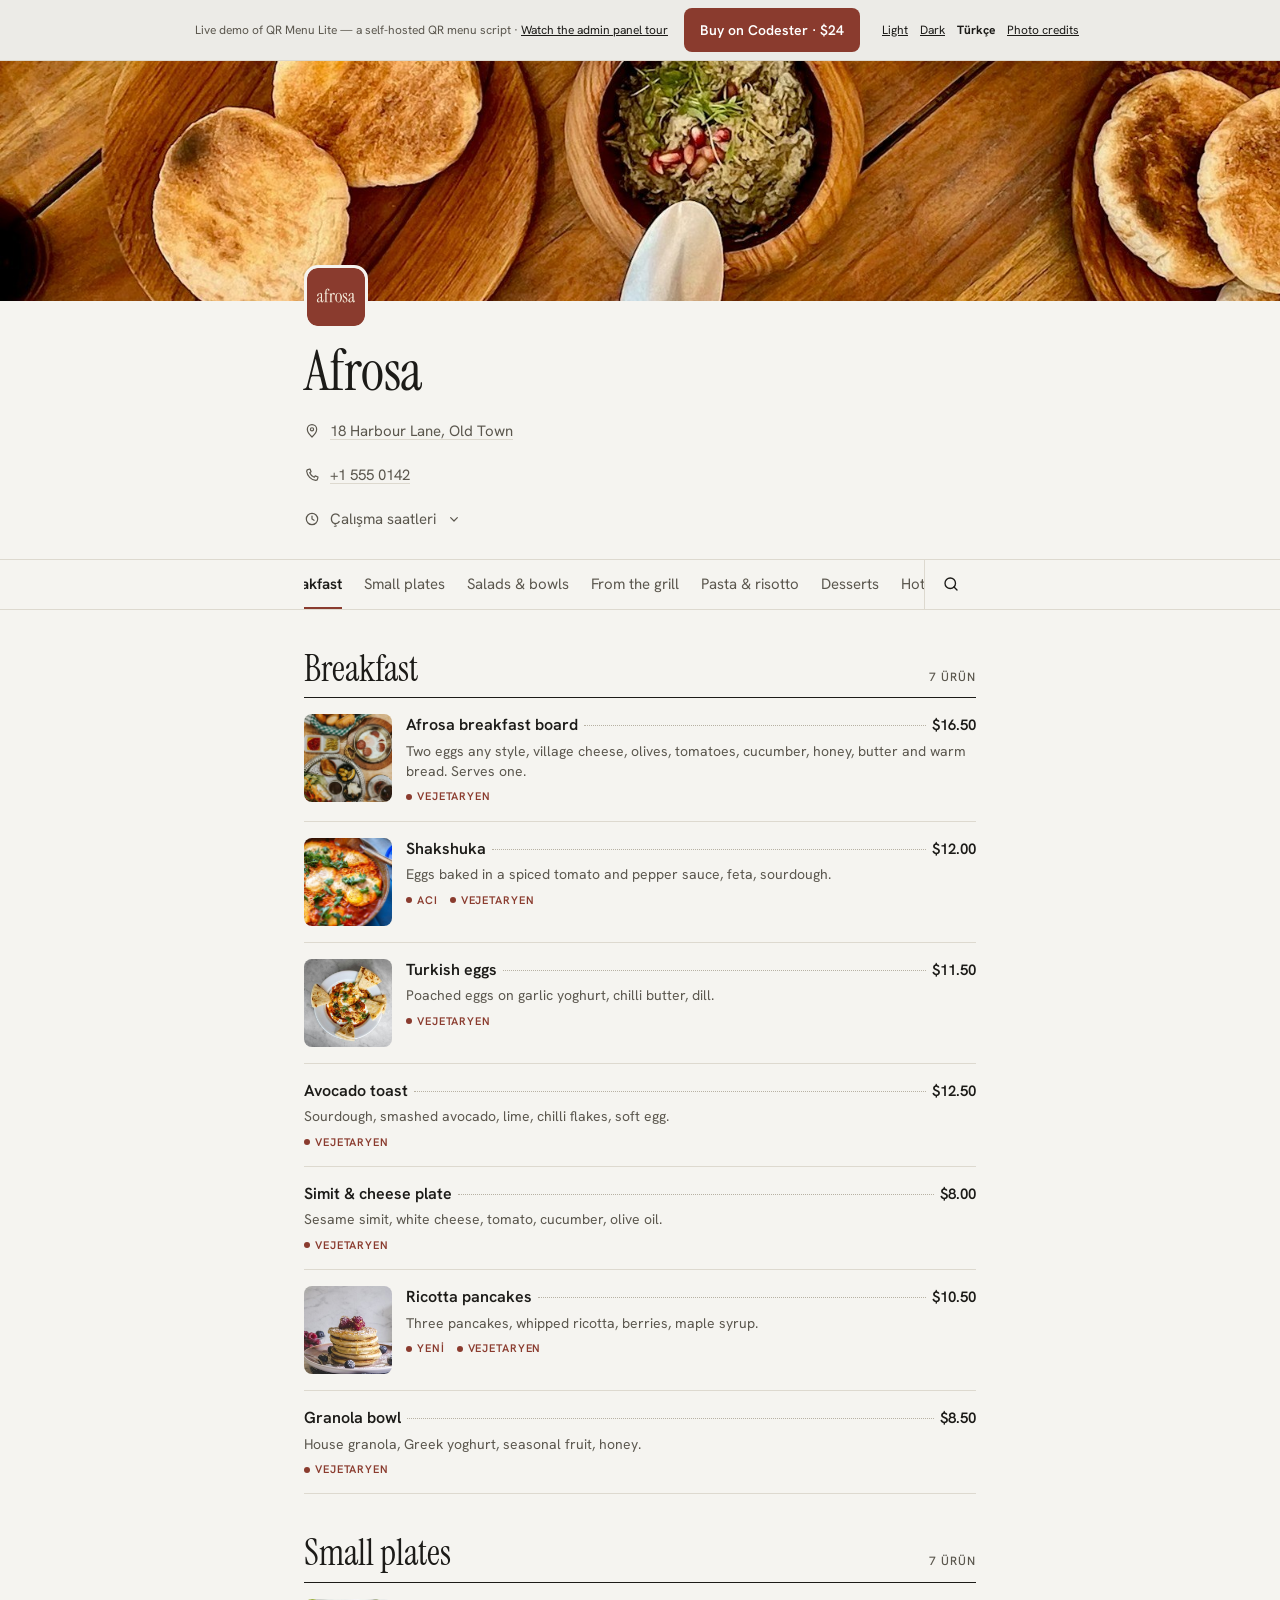
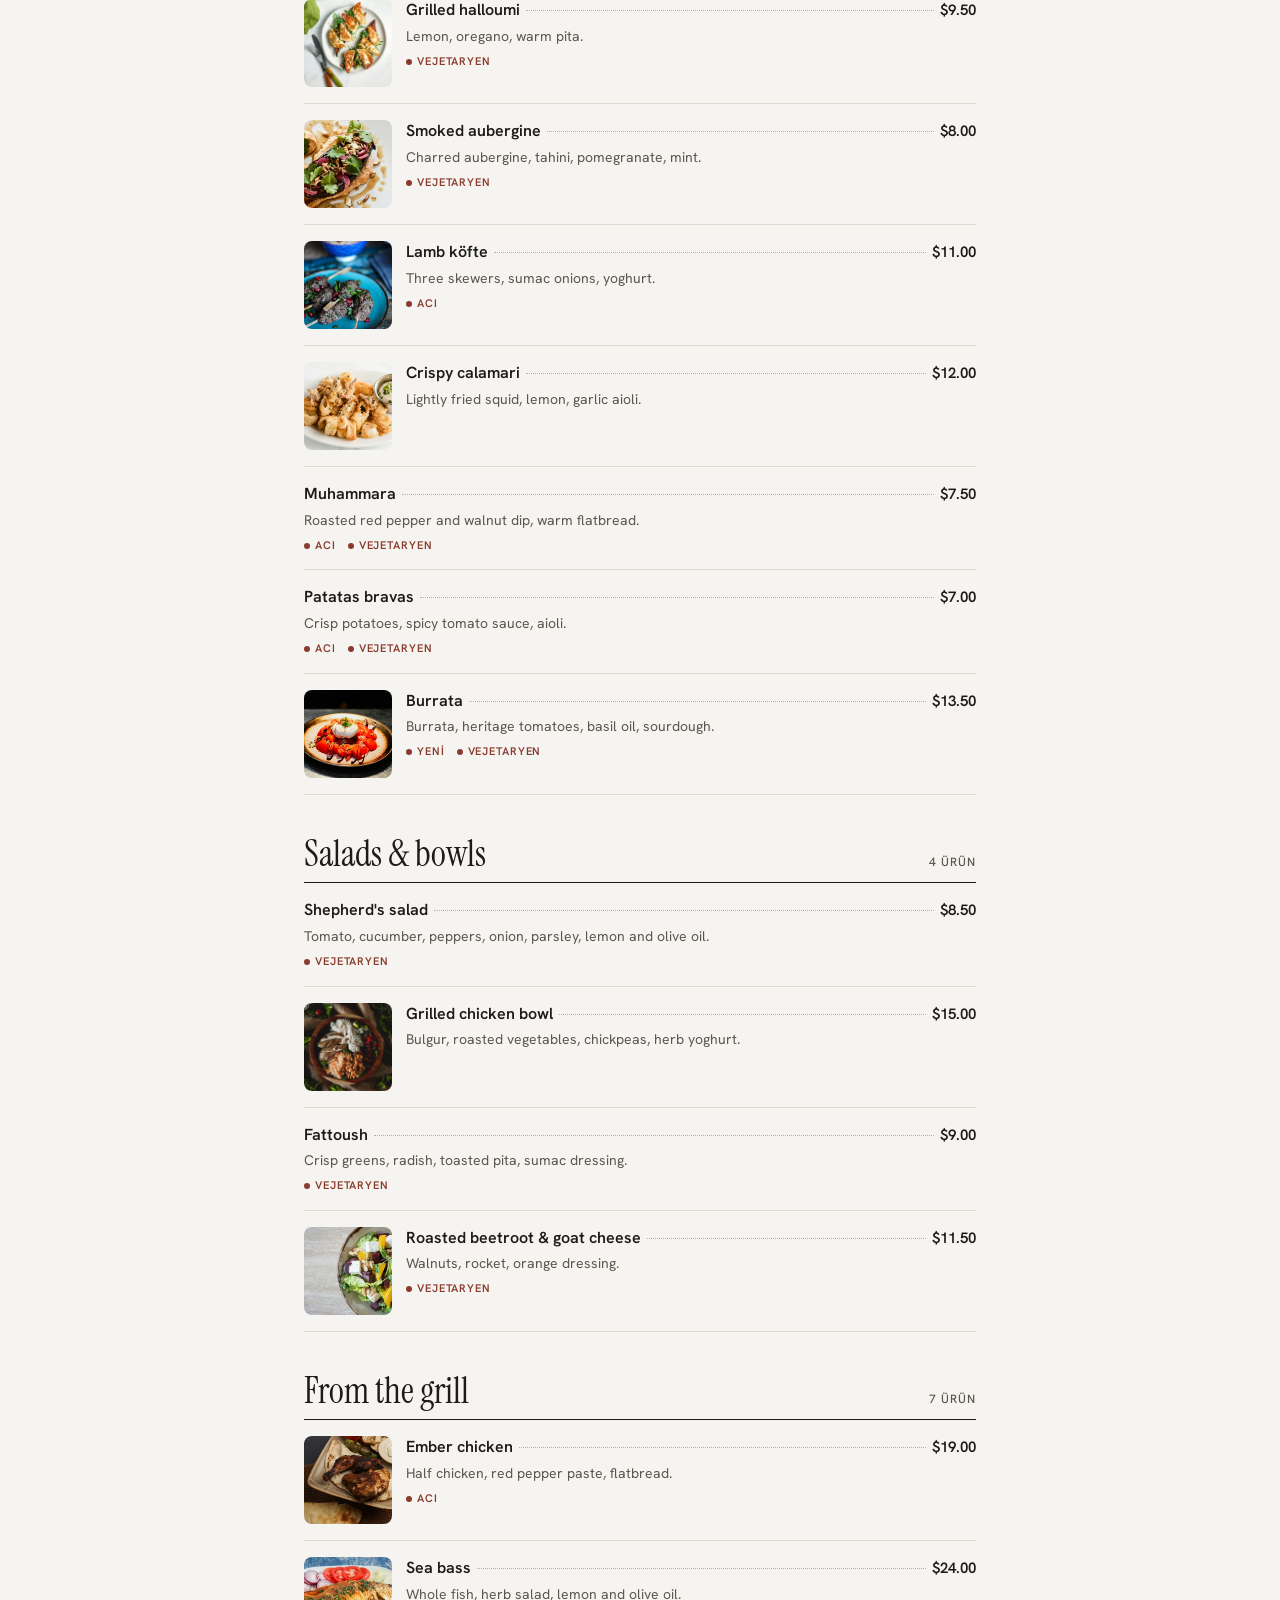
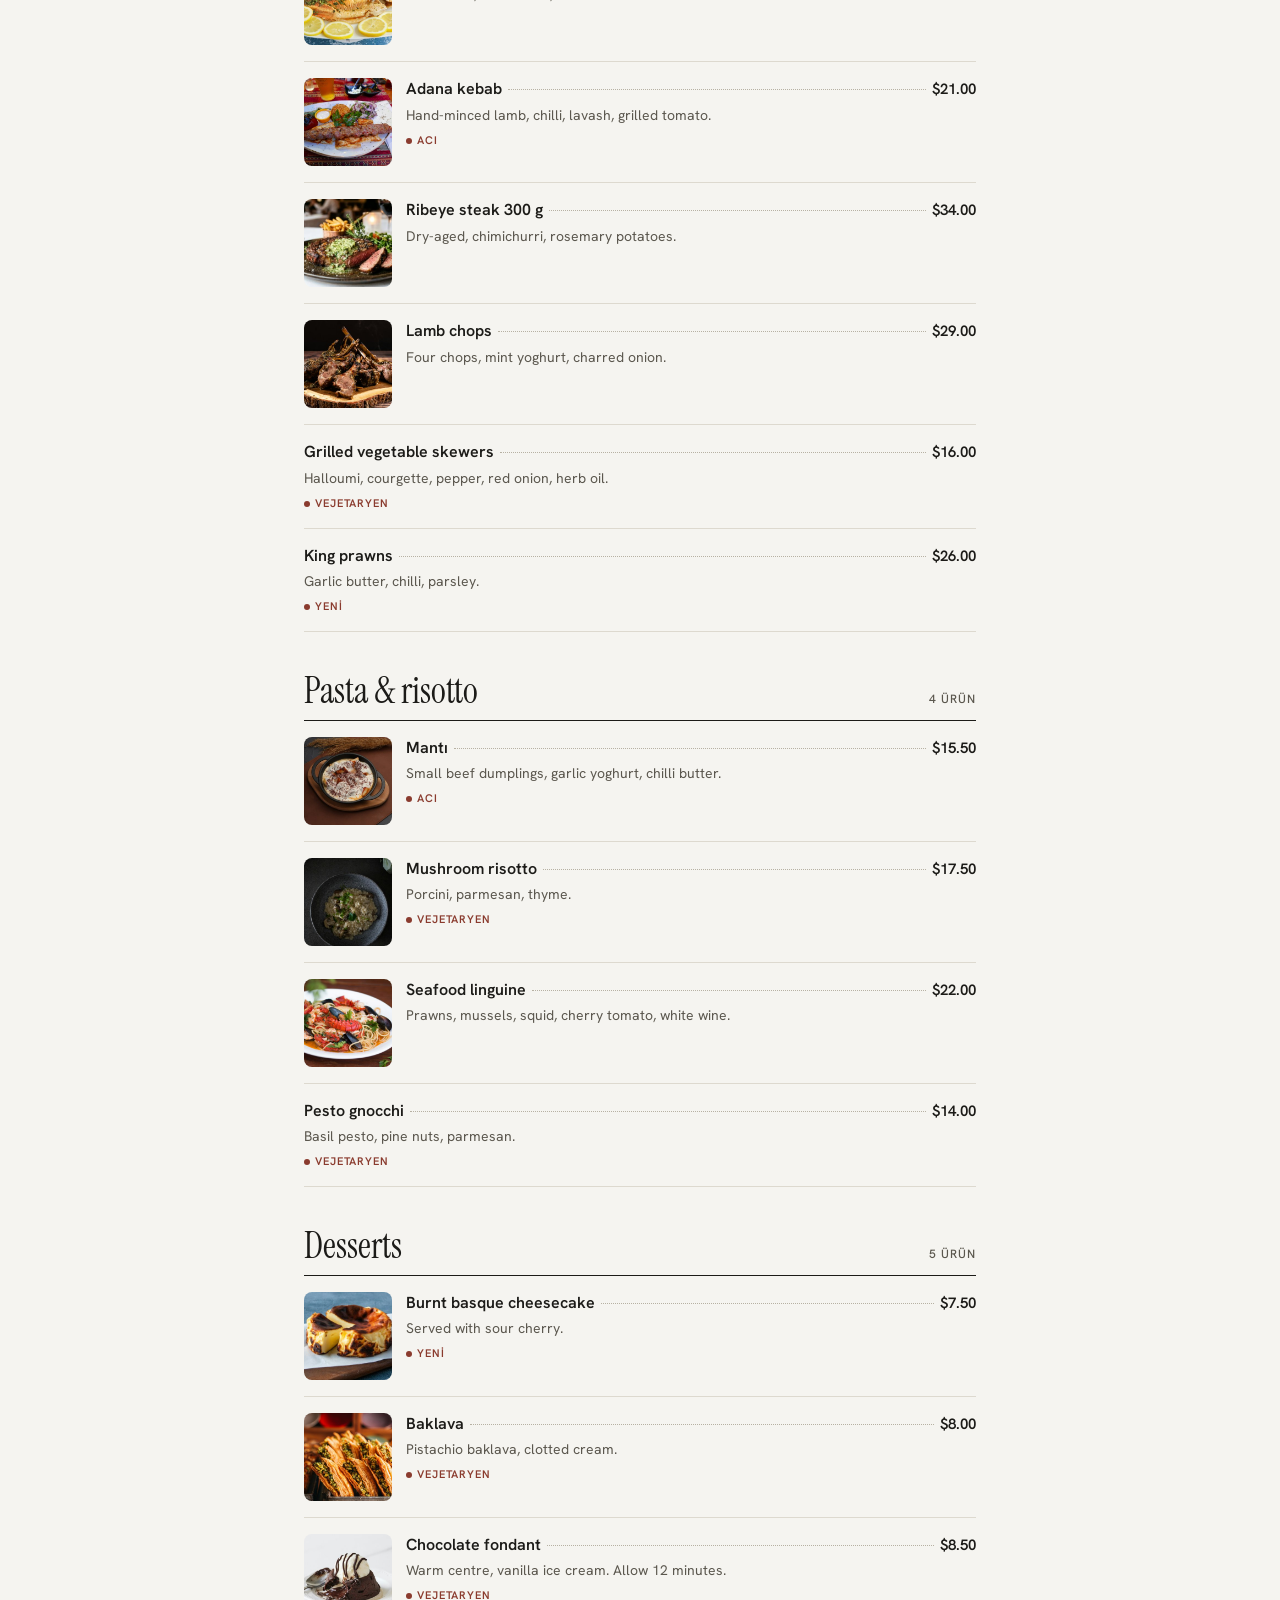
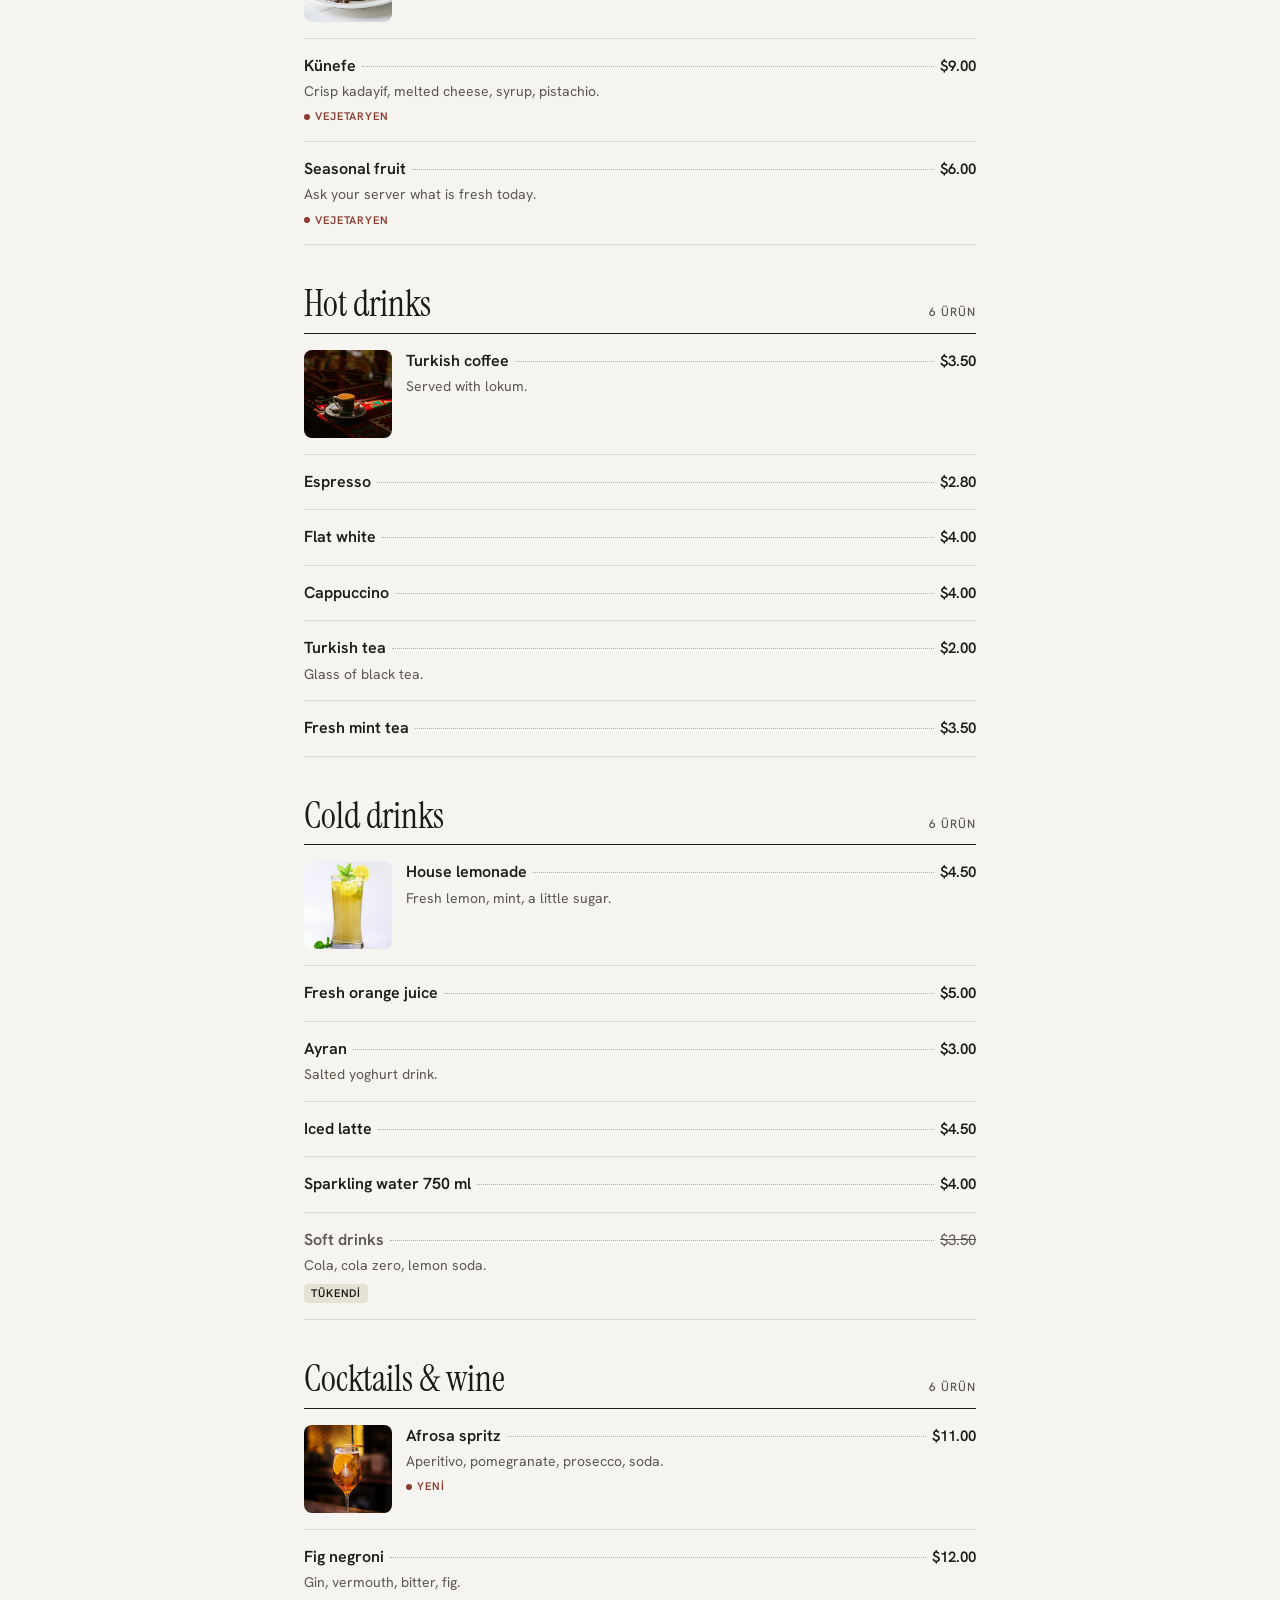
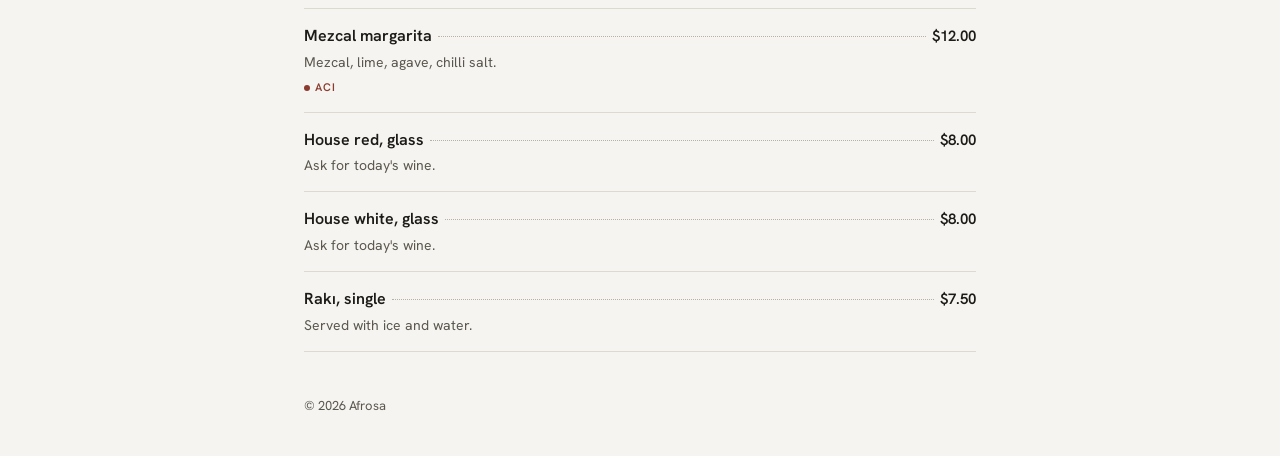
<file: tr/index.html>
<!doctype html>
<html lang="tr" data-theme="light">
<head>
    <meta charset="utf-8">
    <meta name="viewport" content="width=device-width, initial-scale=1, viewport-fit=cover">
    <title>Afrosa · Menü</title>
    <meta name="description" content="Afrosa menüsü — 18 Harbour Lane, Old Town">
    <meta name="theme-color" content="#8A3B2E">
    <meta property="og:type" content="website">
    <meta property="og:site_name" content="Afrosa">
    <meta property="og:title" content="Afrosa">
    <meta property="og:description" content="Afrosa menüsü — 18 Harbour Lane, Old Town">
                <meta name="twitter:card" content="summary">
                <link rel="icon" href="../uploads/logo_843b8b5cea06a0c7e5fcbcf58233e300.png">
    <style>
        :root {
            --accent: #8A3B2E;
            --on-accent: #FFFFFF;
            --accent-ink: #8A3B2E;
            --accent-soft: rgba(138, 59, 46, 0.12);
        }
    </style>
    <link rel="stylesheet" href="../assets/css/menu.css">
    <script>document.documentElement.classList.add('js');</script>
    <script src="../assets/js/menu.js" defer></script>
<style>.static-strip{display:flex;flex-wrap:wrap;justify-content:center;align-items:center;gap:0 16px;padding:4px 16px;border-bottom:1px solid var(--line);background:rgba(128,128,128,.08);color:var(--muted);font:12px/16px var(--font);text-align:center}.static-strip p{margin:0;padding:4px 0}.static-strip a{color:var(--text)}.static-strip a.buy{display:inline-flex;align-items:center;min-height:44px;margin:4px 0;padding:0 16px;border-radius:8px;background:#8A3B2E;color:#fff;font-size:14px;font-weight:600;text-decoration:none;white-space:nowrap}.static-strip a.buy:hover{background:#742F24}.static-strip a.buy:focus-visible{outline:2px solid var(--text);outline-offset:2px}.static-strip nav a{display:inline-block;padding:4px 6px}.static-strip nav a[aria-current]{font-weight:700;text-decoration:none}@media (max-width:600px){.static-strip .sep{display:none}.static-strip p a{display:block}}</style>
</head>
<body>
<div class="static-strip"><p>Live demo of QR Menu Lite — a self-hosted QR menu script<span class="sep"> · </span><a href="https://youtu.be/PhI3FOQWBjI" target="_blank" rel="noopener">Watch the admin panel tour</a></p><a class="buy" href="https://www.codester.com/items/73985/qr-menu-lite-restaurant-menu-php-script?ref=esrabilgiz" target="_blank" rel="noopener">Buy on Codester · $24</a><nav aria-label="Demo pages"><a href="../">Light</a><a href="../dark/">Dark</a><a href="../tr/" lang="tr" aria-current="page">Türkçe</a><a href="../credits/">Photo credits</a></nav></div>
<svg width="0" height="0" style="position:absolute" aria-hidden="true">
    <symbol id="i-search" viewBox="0 0 24 24"><circle cx="11" cy="11" r="7" fill="none" stroke="currentColor" stroke-width="1.8"/><path d="m20 20-4-4" stroke="currentColor" stroke-width="1.8" stroke-linecap="round"/></symbol>
    <symbol id="i-close" viewBox="0 0 24 24"><path d="M6 6l12 12M18 6 6 18" stroke="currentColor" stroke-width="2" stroke-linecap="round"/></symbol>
    <symbol id="i-pin" viewBox="0 0 24 24"><path d="M12 21s-7-6.2-7-11.5a7 7 0 0 1 14 0C19 14.8 12 21 12 21Z" fill="none" stroke="currentColor" stroke-width="1.8" stroke-linejoin="round"/><circle cx="12" cy="9.5" r="2.4" fill="none" stroke="currentColor" stroke-width="1.8"/></symbol>
    <symbol id="i-phone" viewBox="0 0 24 24"><path d="M6.6 3.5 9 3l1.6 4.2-2 1.4a12 12 0 0 0 6.8 6.8l1.4-2L21 15l-.5 2.4A3 3 0 0 1 17.6 20 15.6 15.6 0 0 1 4 6.4 3 3 0 0 1 6.6 3.5Z" fill="none" stroke="currentColor" stroke-width="1.8" stroke-linejoin="round"/></symbol>
    <symbol id="i-clock" viewBox="0 0 24 24"><circle cx="12" cy="12" r="8.5" fill="none" stroke="currentColor" stroke-width="1.8"/><path d="M12 7.5V12l3 2" fill="none" stroke="currentColor" stroke-width="1.8" stroke-linecap="round"/></symbol>
    <symbol id="i-chevron" viewBox="0 0 24 24"><path d="m7 10 5 5 5-5" fill="none" stroke="currentColor" stroke-width="1.8" stroke-linecap="round" stroke-linejoin="round"/></symbol>
</svg>
<header class="hero has-cover has-logo">
            <div class="hero-media">
            <img src="../uploads/cover_1990a6176f550a0fa199a73843a6f063.jpg" alt="" fetchpriority="high" decoding="async">
        </div>
    <div class="hero-body wrap">
                    <img class="logo" src="../uploads/logo_843b8b5cea06a0c7e5fcbcf58233e300.png" alt="Afrosa logosu" width="64" height="64">
                <h1 class="name">Afrosa</h1>
                    <div class="info">
                                    <a class="info-row" href="https://www.google.com/maps/search/?api=1&amp;query=18%20Harbour%20Lane%2C%20Old%20Town"
                       target="_blank" rel="noopener">
                        <svg class="icon" aria-hidden="true"><use href="#i-pin"/></svg><span class="info-text">18 Harbour Lane, Old Town</span>
                    </a>
                                                    <a class="info-row" href="tel:+15550142">
                        <svg class="icon" aria-hidden="true"><use href="#i-phone"/></svg><span class="info-text">+1 555 0142</span>
                    </a>
                                                    <details class="hours">
                        <summary class="info-row">
                            <svg class="icon" aria-hidden="true"><use href="#i-clock"/></svg><span>Çalışma saatleri</span>
                            <svg class="icon chevron" aria-hidden="true"><use href="#i-chevron"/></svg>
                        </summary>
                        <ul class="hours-list">
                                                            <li>Mon–Thu: 08:00–23:00</li>
                                                            <li>Fri–Sat: 08:00–00:30</li>
                                                            <li>Sun: 09:00–22:00</li>
                                                    </ul>
                    </details>
                            </div>
            </div>
</header>
    <nav class="catbar" aria-label="Menü kategorileri">
        <div class="catbar-inner wrap">
            <div class="tabs">
                                    <a class="tab" href="#cat-1">Breakfast</a>
                                    <a class="tab" href="#cat-2">Small plates</a>
                                    <a class="tab" href="#cat-3">Salads &amp; bowls</a>
                                    <a class="tab" href="#cat-4">From the grill</a>
                                    <a class="tab" href="#cat-5">Pasta &amp; risotto</a>
                                    <a class="tab" href="#cat-6">Desserts</a>
                                    <a class="tab" href="#cat-7">Hot drinks</a>
                                    <a class="tab" href="#cat-8">Cold drinks</a>
                                    <a class="tab" href="#cat-9">Cocktails &amp; wine</a>
                            </div>
            <div class="search" id="search" hidden>
                <svg class="icon" aria-hidden="true"><use href="#i-search"/></svg>
                <input type="search" placeholder="Menüde ara" aria-label="Menüde ara" autocomplete="off" enterkeyhint="search">
                <button type="button" class="icon-button search-close" aria-label="Aramayı kapat">
                    <svg class="icon" aria-hidden="true"><use href="#i-close"/></svg>
                </button>
            </div>
            <button type="button" class="icon-button search-open" aria-label="Menüde ara" aria-controls="search" aria-expanded="false" hidden>
                <svg class="icon" aria-hidden="true"><use href="#i-search"/></svg>
            </button>
        </div>
    </nav>
    <main class="menu wrap">
                                <section class="section" id="cat-1" aria-labelledby="cat-1-title">
                <h2 class="section-title" id="cat-1-title">
                    <span>Breakfast</span>
                                        <span class="section-count"><span class="count">7</span> <span class="count-label" data-one="ürün" data-other="ürün">ürün</span></span>
                </h2>
                <div class="items">
                                                                    <button type="button" class="item has-photo" aria-haspopup="dialog">
                            <span class="item-body">
                                <span class="item-head">
                                    <span class="item-name">Afrosa breakfast board</span>
                                    <span class="leader" aria-hidden="true"></span>
                                    <span class="price">$16.50</span>
                                </span>
                                                                    <span class="item-desc">Two eggs any style, village cheese, olives, tomatoes, cucumber, honey, butter and warm bread. Serves one.</span>
                                                                                                <span class="item-foot">
                                                                                                                                                <span class="tag tag-veg">Vejetaryen</span>                                </span>
                            </span>
                                                            <span class="item-photo">
                                                                        <img src="../uploads/thumb_00c5efeb7c25c5c441e0cde2ac6f7c8f.jpg" alt="" loading="lazy" decoding="async" data-full="../uploads/product_79ab0268dd315058e91313743d5a351f.jpg">
                                </span>
                                                    </button>
                                                                    <button type="button" class="item has-photo" aria-haspopup="dialog">
                            <span class="item-body">
                                <span class="item-head">
                                    <span class="item-name">Shakshuka</span>
                                    <span class="leader" aria-hidden="true"></span>
                                    <span class="price">$12.00</span>
                                </span>
                                                                    <span class="item-desc">Eggs baked in a spiced tomato and pepper sauce, feta, sourdough.</span>
                                                                                                <span class="item-foot">
                                                                                                            <span class="tag tag-spicy">Acı</span>                                    <span class="tag tag-veg">Vejetaryen</span>                                </span>
                            </span>
                                                            <span class="item-photo">
                                                                        <img src="../uploads/thumb_13d4c958a0a06fc895fac32b7a031fb9.jpg" alt="" loading="lazy" decoding="async" data-full="../uploads/product_8c15aac601a7fed69eb4346969b42bac.jpg">
                                </span>
                                                    </button>
                                                                    <button type="button" class="item has-photo" aria-haspopup="dialog">
                            <span class="item-body">
                                <span class="item-head">
                                    <span class="item-name">Turkish eggs</span>
                                    <span class="leader" aria-hidden="true"></span>
                                    <span class="price">$11.50</span>
                                </span>
                                                                    <span class="item-desc">Poached eggs on garlic yoghurt, chilli butter, dill.</span>
                                                                                                <span class="item-foot">
                                                                                                                                                <span class="tag tag-veg">Vejetaryen</span>                                </span>
                            </span>
                                                            <span class="item-photo">
                                                                        <img src="../uploads/thumb_d0c338acc9c7a7826bad09849dc95f45.jpg" alt="" loading="lazy" decoding="async" data-full="../uploads/product_4c4d2d2894bc83bf0e3419aa0be6ad0a.jpg">
                                </span>
                                                    </button>
                                                                    <button type="button" class="item" aria-haspopup="dialog">
                            <span class="item-body">
                                <span class="item-head">
                                    <span class="item-name">Avocado toast</span>
                                    <span class="leader" aria-hidden="true"></span>
                                    <span class="price">$12.50</span>
                                </span>
                                                                    <span class="item-desc">Sourdough, smashed avocado, lime, chilli flakes, soft egg.</span>
                                                                                                <span class="item-foot">
                                                                                                                                                <span class="tag tag-veg">Vejetaryen</span>                                </span>
                            </span>
                                                    </button>
                                                                    <button type="button" class="item" aria-haspopup="dialog">
                            <span class="item-body">
                                <span class="item-head">
                                    <span class="item-name">Simit &amp; cheese plate</span>
                                    <span class="leader" aria-hidden="true"></span>
                                    <span class="price">$8.00</span>
                                </span>
                                                                    <span class="item-desc">Sesame simit, white cheese, tomato, cucumber, olive oil.</span>
                                                                                                <span class="item-foot">
                                                                                                                                                <span class="tag tag-veg">Vejetaryen</span>                                </span>
                            </span>
                                                    </button>
                                                                    <button type="button" class="item has-photo" aria-haspopup="dialog">
                            <span class="item-body">
                                <span class="item-head">
                                    <span class="item-name">Ricotta pancakes</span>
                                    <span class="leader" aria-hidden="true"></span>
                                    <span class="price">$10.50</span>
                                </span>
                                                                    <span class="item-desc">Three pancakes, whipped ricotta, berries, maple syrup.</span>
                                                                                                <span class="item-foot">
                                                                        <span class="tag tag-new">Yeni</span>                                                                        <span class="tag tag-veg">Vejetaryen</span>                                </span>
                            </span>
                                                            <span class="item-photo">
                                                                        <img src="../uploads/thumb_6b808fe286333cdc44b0b46a8a84e3a9.jpg" alt="" loading="lazy" decoding="async" data-full="../uploads/product_6467df46a63d5ce62ea1011bb9c7e92f.jpg">
                                </span>
                                                    </button>
                                                                    <button type="button" class="item" aria-haspopup="dialog">
                            <span class="item-body">
                                <span class="item-head">
                                    <span class="item-name">Granola bowl</span>
                                    <span class="leader" aria-hidden="true"></span>
                                    <span class="price">$8.50</span>
                                </span>
                                                                    <span class="item-desc">House granola, Greek yoghurt, seasonal fruit, honey.</span>
                                                                                                <span class="item-foot">
                                                                                                                                                <span class="tag tag-veg">Vejetaryen</span>                                </span>
                            </span>
                                                    </button>
                                    </div>
            </section>
                                <section class="section" id="cat-2" aria-labelledby="cat-2-title">
                <h2 class="section-title" id="cat-2-title">
                    <span>Small plates</span>
                                        <span class="section-count"><span class="count">7</span> <span class="count-label" data-one="ürün" data-other="ürün">ürün</span></span>
                </h2>
                <div class="items">
                                                                    <button type="button" class="item has-photo" aria-haspopup="dialog">
                            <span class="item-body">
                                <span class="item-head">
                                    <span class="item-name">Grilled halloumi</span>
                                    <span class="leader" aria-hidden="true"></span>
                                    <span class="price">$9.50</span>
                                </span>
                                                                    <span class="item-desc">Lemon, oregano, warm pita.</span>
                                                                                                <span class="item-foot">
                                                                                                                                                <span class="tag tag-veg">Vejetaryen</span>                                </span>
                            </span>
                                                            <span class="item-photo">
                                                                        <img src="../uploads/thumb_165f86c4ac4a7eafaf08dff80983b7a8.jpg" alt="" loading="lazy" decoding="async" data-full="../uploads/product_36786fc6a50b58621ec7c5d2c292c299.jpg">
                                </span>
                                                    </button>
                                                                    <button type="button" class="item has-photo" aria-haspopup="dialog">
                            <span class="item-body">
                                <span class="item-head">
                                    <span class="item-name">Smoked aubergine</span>
                                    <span class="leader" aria-hidden="true"></span>
                                    <span class="price">$8.00</span>
                                </span>
                                                                    <span class="item-desc">Charred aubergine, tahini, pomegranate, mint.</span>
                                                                                                <span class="item-foot">
                                                                                                                                                <span class="tag tag-veg">Vejetaryen</span>                                </span>
                            </span>
                                                            <span class="item-photo">
                                                                        <img src="../uploads/thumb_404ca5973893d19b464dfaad8b30454d.jpg" alt="" loading="lazy" decoding="async" data-full="../uploads/product_c7c68086e4d1252fd8fe9023bfee9467.jpg">
                                </span>
                                                    </button>
                                                                    <button type="button" class="item has-photo" aria-haspopup="dialog">
                            <span class="item-body">
                                <span class="item-head">
                                    <span class="item-name">Lamb köfte</span>
                                    <span class="leader" aria-hidden="true"></span>
                                    <span class="price">$11.00</span>
                                </span>
                                                                    <span class="item-desc">Three skewers, sumac onions, yoghurt.</span>
                                                                                                <span class="item-foot">
                                                                                                            <span class="tag tag-spicy">Acı</span>                                                                    </span>
                            </span>
                                                            <span class="item-photo">
                                                                        <img src="../uploads/thumb_4fc3e8e109c4c27486a15480a6f46fb7.jpg" alt="" loading="lazy" decoding="async" data-full="../uploads/product_271569cfdb1d34649137d8d62932655f.jpg">
                                </span>
                                                    </button>
                                                                    <button type="button" class="item has-photo" aria-haspopup="dialog">
                            <span class="item-body">
                                <span class="item-head">
                                    <span class="item-name">Crispy calamari</span>
                                    <span class="leader" aria-hidden="true"></span>
                                    <span class="price">$12.00</span>
                                </span>
                                                                    <span class="item-desc">Lightly fried squid, lemon, garlic aioli.</span>
                                                                                                <span class="item-foot" hidden>
                                                                                                                                                                                </span>
                            </span>
                                                            <span class="item-photo">
                                                                        <img src="../uploads/thumb_955ef31c746b3214ae1ff95984b23513.jpg" alt="" loading="lazy" decoding="async" data-full="../uploads/product_d4f437bbf1ac64130b4e9c25f9cfc91d.jpg">
                                </span>
                                                    </button>
                                                                    <button type="button" class="item" aria-haspopup="dialog">
                            <span class="item-body">
                                <span class="item-head">
                                    <span class="item-name">Muhammara</span>
                                    <span class="leader" aria-hidden="true"></span>
                                    <span class="price">$7.50</span>
                                </span>
                                                                    <span class="item-desc">Roasted red pepper and walnut dip, warm flatbread.</span>
                                                                                                <span class="item-foot">
                                                                                                            <span class="tag tag-spicy">Acı</span>                                    <span class="tag tag-veg">Vejetaryen</span>                                </span>
                            </span>
                                                    </button>
                                                                    <button type="button" class="item" aria-haspopup="dialog">
                            <span class="item-body">
                                <span class="item-head">
                                    <span class="item-name">Patatas bravas</span>
                                    <span class="leader" aria-hidden="true"></span>
                                    <span class="price">$7.00</span>
                                </span>
                                                                    <span class="item-desc">Crisp potatoes, spicy tomato sauce, aioli.</span>
                                                                                                <span class="item-foot">
                                                                                                            <span class="tag tag-spicy">Acı</span>                                    <span class="tag tag-veg">Vejetaryen</span>                                </span>
                            </span>
                                                    </button>
                                                                    <button type="button" class="item has-photo" aria-haspopup="dialog">
                            <span class="item-body">
                                <span class="item-head">
                                    <span class="item-name">Burrata</span>
                                    <span class="leader" aria-hidden="true"></span>
                                    <span class="price">$13.50</span>
                                </span>
                                                                    <span class="item-desc">Burrata, heritage tomatoes, basil oil, sourdough.</span>
                                                                                                <span class="item-foot">
                                                                        <span class="tag tag-new">Yeni</span>                                                                        <span class="tag tag-veg">Vejetaryen</span>                                </span>
                            </span>
                                                            <span class="item-photo">
                                                                        <img src="../uploads/thumb_503ff31dadf2765961bffda2f332a52c.jpg" alt="" loading="lazy" decoding="async" data-full="../uploads/product_38db1e6486e373bf5741d1a61e00c97d.jpg">
                                </span>
                                                    </button>
                                    </div>
            </section>
                                <section class="section" id="cat-3" aria-labelledby="cat-3-title">
                <h2 class="section-title" id="cat-3-title">
                    <span>Salads &amp; bowls</span>
                                        <span class="section-count"><span class="count">4</span> <span class="count-label" data-one="ürün" data-other="ürün">ürün</span></span>
                </h2>
                <div class="items">
                                                                    <button type="button" class="item" aria-haspopup="dialog">
                            <span class="item-body">
                                <span class="item-head">
                                    <span class="item-name">Shepherd&#039;s salad</span>
                                    <span class="leader" aria-hidden="true"></span>
                                    <span class="price">$8.50</span>
                                </span>
                                                                    <span class="item-desc">Tomato, cucumber, peppers, onion, parsley, lemon and olive oil.</span>
                                                                                                <span class="item-foot">
                                                                                                                                                <span class="tag tag-veg">Vejetaryen</span>                                </span>
                            </span>
                                                    </button>
                                                                    <button type="button" class="item has-photo" aria-haspopup="dialog">
                            <span class="item-body">
                                <span class="item-head">
                                    <span class="item-name">Grilled chicken bowl</span>
                                    <span class="leader" aria-hidden="true"></span>
                                    <span class="price">$15.00</span>
                                </span>
                                                                    <span class="item-desc">Bulgur, roasted vegetables, chickpeas, herb yoghurt.</span>
                                                                                                <span class="item-foot" hidden>
                                                                                                                                                                                </span>
                            </span>
                                                            <span class="item-photo">
                                                                        <img src="../uploads/thumb_7c051d4567579a08869d663b18663b76.jpg" alt="" loading="lazy" decoding="async" data-full="../uploads/product_d5d309775dd515585483b3026e45d87a.jpg">
                                </span>
                                                    </button>
                                                                    <button type="button" class="item" aria-haspopup="dialog">
                            <span class="item-body">
                                <span class="item-head">
                                    <span class="item-name">Fattoush</span>
                                    <span class="leader" aria-hidden="true"></span>
                                    <span class="price">$9.00</span>
                                </span>
                                                                    <span class="item-desc">Crisp greens, radish, toasted pita, sumac dressing.</span>
                                                                                                <span class="item-foot">
                                                                                                                                                <span class="tag tag-veg">Vejetaryen</span>                                </span>
                            </span>
                                                    </button>
                                                                    <button type="button" class="item has-photo" aria-haspopup="dialog">
                            <span class="item-body">
                                <span class="item-head">
                                    <span class="item-name">Roasted beetroot &amp; goat cheese</span>
                                    <span class="leader" aria-hidden="true"></span>
                                    <span class="price">$11.50</span>
                                </span>
                                                                    <span class="item-desc">Walnuts, rocket, orange dressing.</span>
                                                                                                <span class="item-foot">
                                                                                                                                                <span class="tag tag-veg">Vejetaryen</span>                                </span>
                            </span>
                                                            <span class="item-photo">
                                                                        <img src="../uploads/thumb_154a2960fc386cb8575a9b61048c7f1a.jpg" alt="" loading="lazy" decoding="async" data-full="../uploads/product_6ec205c0d1dfb55252f05576a4dc6136.jpg">
                                </span>
                                                    </button>
                                    </div>
            </section>
                                <section class="section" id="cat-4" aria-labelledby="cat-4-title">
                <h2 class="section-title" id="cat-4-title">
                    <span>From the grill</span>
                                        <span class="section-count"><span class="count">7</span> <span class="count-label" data-one="ürün" data-other="ürün">ürün</span></span>
                </h2>
                <div class="items">
                                                                    <button type="button" class="item has-photo" aria-haspopup="dialog">
                            <span class="item-body">
                                <span class="item-head">
                                    <span class="item-name">Ember chicken</span>
                                    <span class="leader" aria-hidden="true"></span>
                                    <span class="price">$19.00</span>
                                </span>
                                                                    <span class="item-desc">Half chicken, red pepper paste, flatbread.</span>
                                                                                                <span class="item-foot">
                                                                                                            <span class="tag tag-spicy">Acı</span>                                                                    </span>
                            </span>
                                                            <span class="item-photo">
                                                                        <img src="../uploads/thumb_777cef2022f5b652c0259c61244f5f41.jpg" alt="" loading="lazy" decoding="async" data-full="../uploads/product_5a9ab121fb1821f5f04af38381011bb6.jpg">
                                </span>
                                                    </button>
                                                                    <button type="button" class="item has-photo" aria-haspopup="dialog">
                            <span class="item-body">
                                <span class="item-head">
                                    <span class="item-name">Sea bass</span>
                                    <span class="leader" aria-hidden="true"></span>
                                    <span class="price">$24.00</span>
                                </span>
                                                                    <span class="item-desc">Whole fish, herb salad, lemon and olive oil.</span>
                                                                                                <span class="item-foot" hidden>
                                                                                                                                                                                </span>
                            </span>
                                                            <span class="item-photo">
                                                                        <img src="../uploads/thumb_c78612ec88d0498452c5780ff6ddd23a.jpg" alt="" loading="lazy" decoding="async" data-full="../uploads/product_50f7fa69b4f833d5c3e244c0ebf35f3e.jpg">
                                </span>
                                                    </button>
                                                                    <button type="button" class="item has-photo" aria-haspopup="dialog">
                            <span class="item-body">
                                <span class="item-head">
                                    <span class="item-name">Adana kebab</span>
                                    <span class="leader" aria-hidden="true"></span>
                                    <span class="price">$21.00</span>
                                </span>
                                                                    <span class="item-desc">Hand-minced lamb, chilli, lavash, grilled tomato.</span>
                                                                                                <span class="item-foot">
                                                                                                            <span class="tag tag-spicy">Acı</span>                                                                    </span>
                            </span>
                                                            <span class="item-photo">
                                                                        <img src="../uploads/thumb_0cb234671805cfb6340ecf81ee663e81.jpg" alt="" loading="lazy" decoding="async" data-full="../uploads/product_ae91d7ee789977a3aa451ea3fa3462c6.jpg">
                                </span>
                                                    </button>
                                                                    <button type="button" class="item has-photo" aria-haspopup="dialog">
                            <span class="item-body">
                                <span class="item-head">
                                    <span class="item-name">Ribeye steak 300 g</span>
                                    <span class="leader" aria-hidden="true"></span>
                                    <span class="price">$34.00</span>
                                </span>
                                                                    <span class="item-desc">Dry-aged, chimichurri, rosemary potatoes.</span>
                                                                                                <span class="item-foot" hidden>
                                                                                                                                                                                </span>
                            </span>
                                                            <span class="item-photo">
                                                                        <img src="../uploads/thumb_ab5cd612505b6f7f3e321b98afef3ffb.jpg" alt="" loading="lazy" decoding="async" data-full="../uploads/product_809b80a53aa9b9fe0800e0abecc6032b.jpg">
                                </span>
                                                    </button>
                                                                    <button type="button" class="item has-photo" aria-haspopup="dialog">
                            <span class="item-body">
                                <span class="item-head">
                                    <span class="item-name">Lamb chops</span>
                                    <span class="leader" aria-hidden="true"></span>
                                    <span class="price">$29.00</span>
                                </span>
                                                                    <span class="item-desc">Four chops, mint yoghurt, charred onion.</span>
                                                                                                <span class="item-foot" hidden>
                                                                                                                                                                                </span>
                            </span>
                                                            <span class="item-photo">
                                                                        <img src="../uploads/thumb_d8c0493c4b4256c7e36b9b3ccf7d0d18.jpg" alt="" loading="lazy" decoding="async" data-full="../uploads/product_f8e28ea243c7af9c74b63266c63582c7.jpg">
                                </span>
                                                    </button>
                                                                    <button type="button" class="item" aria-haspopup="dialog">
                            <span class="item-body">
                                <span class="item-head">
                                    <span class="item-name">Grilled vegetable skewers</span>
                                    <span class="leader" aria-hidden="true"></span>
                                    <span class="price">$16.00</span>
                                </span>
                                                                    <span class="item-desc">Halloumi, courgette, pepper, red onion, herb oil.</span>
                                                                                                <span class="item-foot">
                                                                                                                                                <span class="tag tag-veg">Vejetaryen</span>                                </span>
                            </span>
                                                    </button>
                                                                    <button type="button" class="item" aria-haspopup="dialog">
                            <span class="item-body">
                                <span class="item-head">
                                    <span class="item-name">King prawns</span>
                                    <span class="leader" aria-hidden="true"></span>
                                    <span class="price">$26.00</span>
                                </span>
                                                                    <span class="item-desc">Garlic butter, chilli, parsley.</span>
                                                                                                <span class="item-foot">
                                                                        <span class="tag tag-new">Yeni</span>                                                                                                        </span>
                            </span>
                                                    </button>
                                    </div>
            </section>
                                <section class="section" id="cat-5" aria-labelledby="cat-5-title">
                <h2 class="section-title" id="cat-5-title">
                    <span>Pasta &amp; risotto</span>
                                        <span class="section-count"><span class="count">4</span> <span class="count-label" data-one="ürün" data-other="ürün">ürün</span></span>
                </h2>
                <div class="items">
                                                                    <button type="button" class="item has-photo" aria-haspopup="dialog">
                            <span class="item-body">
                                <span class="item-head">
                                    <span class="item-name">Mantı</span>
                                    <span class="leader" aria-hidden="true"></span>
                                    <span class="price">$15.50</span>
                                </span>
                                                                    <span class="item-desc">Small beef dumplings, garlic yoghurt, chilli butter.</span>
                                                                                                <span class="item-foot">
                                                                                                            <span class="tag tag-spicy">Acı</span>                                                                    </span>
                            </span>
                                                            <span class="item-photo">
                                                                        <img src="../uploads/thumb_6d83f076a7e00973a8eadb86fe8c6bb8.jpg" alt="" loading="lazy" decoding="async" data-full="../uploads/product_9e43cecb05feac71772f7fb7e2c400c6.jpg">
                                </span>
                                                    </button>
                                                                    <button type="button" class="item has-photo" aria-haspopup="dialog">
                            <span class="item-body">
                                <span class="item-head">
                                    <span class="item-name">Mushroom risotto</span>
                                    <span class="leader" aria-hidden="true"></span>
                                    <span class="price">$17.50</span>
                                </span>
                                                                    <span class="item-desc">Porcini, parmesan, thyme.</span>
                                                                                                <span class="item-foot">
                                                                                                                                                <span class="tag tag-veg">Vejetaryen</span>                                </span>
                            </span>
                                                            <span class="item-photo">
                                                                        <img src="../uploads/thumb_3b9e69243aac5e8ced1ee77cbcd8aa0c.jpg" alt="" loading="lazy" decoding="async" data-full="../uploads/product_467d9217e666782c7efd0c3d218062b4.jpg">
                                </span>
                                                    </button>
                                                                    <button type="button" class="item has-photo" aria-haspopup="dialog">
                            <span class="item-body">
                                <span class="item-head">
                                    <span class="item-name">Seafood linguine</span>
                                    <span class="leader" aria-hidden="true"></span>
                                    <span class="price">$22.00</span>
                                </span>
                                                                    <span class="item-desc">Prawns, mussels, squid, cherry tomato, white wine.</span>
                                                                                                <span class="item-foot" hidden>
                                                                                                                                                                                </span>
                            </span>
                                                            <span class="item-photo">
                                                                        <img src="../uploads/thumb_64942a498e928265dcfabbaa69eaa07d.jpg" alt="" loading="lazy" decoding="async" data-full="../uploads/product_580fb13f94aa4240124f4fcb6e080542.jpg">
                                </span>
                                                    </button>
                                                                    <button type="button" class="item" aria-haspopup="dialog">
                            <span class="item-body">
                                <span class="item-head">
                                    <span class="item-name">Pesto gnocchi</span>
                                    <span class="leader" aria-hidden="true"></span>
                                    <span class="price">$14.00</span>
                                </span>
                                                                    <span class="item-desc">Basil pesto, pine nuts, parmesan.</span>
                                                                                                <span class="item-foot">
                                                                                                                                                <span class="tag tag-veg">Vejetaryen</span>                                </span>
                            </span>
                                                    </button>
                                    </div>
            </section>
                                <section class="section" id="cat-6" aria-labelledby="cat-6-title">
                <h2 class="section-title" id="cat-6-title">
                    <span>Desserts</span>
                                        <span class="section-count"><span class="count">5</span> <span class="count-label" data-one="ürün" data-other="ürün">ürün</span></span>
                </h2>
                <div class="items">
                                                                    <button type="button" class="item has-photo" aria-haspopup="dialog">
                            <span class="item-body">
                                <span class="item-head">
                                    <span class="item-name">Burnt basque cheesecake</span>
                                    <span class="leader" aria-hidden="true"></span>
                                    <span class="price">$7.50</span>
                                </span>
                                                                    <span class="item-desc">Served with sour cherry.</span>
                                                                                                <span class="item-foot">
                                                                        <span class="tag tag-new">Yeni</span>                                                                                                        </span>
                            </span>
                                                            <span class="item-photo">
                                                                        <img src="../uploads/thumb_5b52cbe1fbee3a67a8274741dd0e170a.jpg" alt="" loading="lazy" decoding="async" data-full="../uploads/product_5fc157120bb3cecc556155248dfcfcdd.jpg">
                                </span>
                                                    </button>
                                                                    <button type="button" class="item has-photo" aria-haspopup="dialog">
                            <span class="item-body">
                                <span class="item-head">
                                    <span class="item-name">Baklava</span>
                                    <span class="leader" aria-hidden="true"></span>
                                    <span class="price">$8.00</span>
                                </span>
                                                                    <span class="item-desc">Pistachio baklava, clotted cream.</span>
                                                                                                <span class="item-foot">
                                                                                                                                                <span class="tag tag-veg">Vejetaryen</span>                                </span>
                            </span>
                                                            <span class="item-photo">
                                                                        <img src="../uploads/thumb_63ac71177a68a8f0184c7ab0741f5857.jpg" alt="" loading="lazy" decoding="async" data-full="../uploads/product_80dff859c67706c3ff5bcd02476a6e77.jpg">
                                </span>
                                                    </button>
                                                                    <button type="button" class="item has-photo" aria-haspopup="dialog">
                            <span class="item-body">
                                <span class="item-head">
                                    <span class="item-name">Chocolate fondant</span>
                                    <span class="leader" aria-hidden="true"></span>
                                    <span class="price">$8.50</span>
                                </span>
                                                                    <span class="item-desc">Warm centre, vanilla ice cream. Allow 12 minutes.</span>
                                                                                                <span class="item-foot">
                                                                                                                                                <span class="tag tag-veg">Vejetaryen</span>                                </span>
                            </span>
                                                            <span class="item-photo">
                                                                        <img src="../uploads/thumb_c48f4096af19a479aff2c994052b096a.jpg" alt="" loading="lazy" decoding="async" data-full="../uploads/product_01f9dbab5de3daca7b7b463a613c9501.jpg">
                                </span>
                                                    </button>
                                                                    <button type="button" class="item" aria-haspopup="dialog">
                            <span class="item-body">
                                <span class="item-head">
                                    <span class="item-name">Künefe</span>
                                    <span class="leader" aria-hidden="true"></span>
                                    <span class="price">$9.00</span>
                                </span>
                                                                    <span class="item-desc">Crisp kadayif, melted cheese, syrup, pistachio.</span>
                                                                                                <span class="item-foot">
                                                                                                                                                <span class="tag tag-veg">Vejetaryen</span>                                </span>
                            </span>
                                                    </button>
                                                                    <button type="button" class="item" aria-haspopup="dialog">
                            <span class="item-body">
                                <span class="item-head">
                                    <span class="item-name">Seasonal fruit</span>
                                    <span class="leader" aria-hidden="true"></span>
                                    <span class="price">$6.00</span>
                                </span>
                                                                    <span class="item-desc">Ask your server what is fresh today.</span>
                                                                                                <span class="item-foot">
                                                                                                                                                <span class="tag tag-veg">Vejetaryen</span>                                </span>
                            </span>
                                                    </button>
                                    </div>
            </section>
                                <section class="section" id="cat-7" aria-labelledby="cat-7-title">
                <h2 class="section-title" id="cat-7-title">
                    <span>Hot drinks</span>
                                        <span class="section-count"><span class="count">6</span> <span class="count-label" data-one="ürün" data-other="ürün">ürün</span></span>
                </h2>
                <div class="items">
                                                                    <button type="button" class="item has-photo" aria-haspopup="dialog">
                            <span class="item-body">
                                <span class="item-head">
                                    <span class="item-name">Turkish coffee</span>
                                    <span class="leader" aria-hidden="true"></span>
                                    <span class="price">$3.50</span>
                                </span>
                                                                    <span class="item-desc">Served with lokum.</span>
                                                                                                <span class="item-foot" hidden>
                                                                                                                                                                                </span>
                            </span>
                                                            <span class="item-photo">
                                                                        <img src="../uploads/thumb_ae7e41f5a4f02e402754a9dacb9b33fe.jpg" alt="" loading="lazy" decoding="async" data-full="../uploads/product_bed938f6ff7e0a0fef79b4fe05168972.jpg">
                                </span>
                                                    </button>
                                                                    <button type="button" class="item" aria-haspopup="dialog">
                            <span class="item-body">
                                <span class="item-head">
                                    <span class="item-name">Espresso</span>
                                    <span class="leader" aria-hidden="true"></span>
                                    <span class="price">$2.80</span>
                                </span>
                                                                                                <span class="item-foot" hidden>
                                                                                                                                                                                </span>
                            </span>
                                                    </button>
                                                                    <button type="button" class="item" aria-haspopup="dialog">
                            <span class="item-body">
                                <span class="item-head">
                                    <span class="item-name">Flat white</span>
                                    <span class="leader" aria-hidden="true"></span>
                                    <span class="price">$4.00</span>
                                </span>
                                                                                                <span class="item-foot" hidden>
                                                                                                                                                                                </span>
                            </span>
                                                    </button>
                                                                    <button type="button" class="item" aria-haspopup="dialog">
                            <span class="item-body">
                                <span class="item-head">
                                    <span class="item-name">Cappuccino</span>
                                    <span class="leader" aria-hidden="true"></span>
                                    <span class="price">$4.00</span>
                                </span>
                                                                                                <span class="item-foot" hidden>
                                                                                                                                                                                </span>
                            </span>
                                                    </button>
                                                                    <button type="button" class="item" aria-haspopup="dialog">
                            <span class="item-body">
                                <span class="item-head">
                                    <span class="item-name">Turkish tea</span>
                                    <span class="leader" aria-hidden="true"></span>
                                    <span class="price">$2.00</span>
                                </span>
                                                                    <span class="item-desc">Glass of black tea.</span>
                                                                                                <span class="item-foot" hidden>
                                                                                                                                                                                </span>
                            </span>
                                                    </button>
                                                                    <button type="button" class="item" aria-haspopup="dialog">
                            <span class="item-body">
                                <span class="item-head">
                                    <span class="item-name">Fresh mint tea</span>
                                    <span class="leader" aria-hidden="true"></span>
                                    <span class="price">$3.50</span>
                                </span>
                                                                                                <span class="item-foot" hidden>
                                                                                                                                                                                </span>
                            </span>
                                                    </button>
                                    </div>
            </section>
                                <section class="section" id="cat-8" aria-labelledby="cat-8-title">
                <h2 class="section-title" id="cat-8-title">
                    <span>Cold drinks</span>
                                        <span class="section-count"><span class="count">6</span> <span class="count-label" data-one="ürün" data-other="ürün">ürün</span></span>
                </h2>
                <div class="items">
                                                                    <button type="button" class="item has-photo" aria-haspopup="dialog">
                            <span class="item-body">
                                <span class="item-head">
                                    <span class="item-name">House lemonade</span>
                                    <span class="leader" aria-hidden="true"></span>
                                    <span class="price">$4.50</span>
                                </span>
                                                                    <span class="item-desc">Fresh lemon, mint, a little sugar.</span>
                                                                                                <span class="item-foot" hidden>
                                                                                                                                                                                </span>
                            </span>
                                                            <span class="item-photo">
                                                                        <img src="../uploads/thumb_e164d22d9c645a4568bee0653e6636be.jpg" alt="" loading="lazy" decoding="async" data-full="../uploads/product_5f662909edfcbba06b5751e8fa5fc28c.jpg">
                                </span>
                                                    </button>
                                                                    <button type="button" class="item" aria-haspopup="dialog">
                            <span class="item-body">
                                <span class="item-head">
                                    <span class="item-name">Fresh orange juice</span>
                                    <span class="leader" aria-hidden="true"></span>
                                    <span class="price">$5.00</span>
                                </span>
                                                                                                <span class="item-foot" hidden>
                                                                                                                                                                                </span>
                            </span>
                                                    </button>
                                                                    <button type="button" class="item" aria-haspopup="dialog">
                            <span class="item-body">
                                <span class="item-head">
                                    <span class="item-name">Ayran</span>
                                    <span class="leader" aria-hidden="true"></span>
                                    <span class="price">$3.00</span>
                                </span>
                                                                    <span class="item-desc">Salted yoghurt drink.</span>
                                                                                                <span class="item-foot" hidden>
                                                                                                                                                                                </span>
                            </span>
                                                    </button>
                                                                    <button type="button" class="item" aria-haspopup="dialog">
                            <span class="item-body">
                                <span class="item-head">
                                    <span class="item-name">Iced latte</span>
                                    <span class="leader" aria-hidden="true"></span>
                                    <span class="price">$4.50</span>
                                </span>
                                                                                                <span class="item-foot" hidden>
                                                                                                                                                                                </span>
                            </span>
                                                    </button>
                                                                    <button type="button" class="item" aria-haspopup="dialog">
                            <span class="item-body">
                                <span class="item-head">
                                    <span class="item-name">Sparkling water 750 ml</span>
                                    <span class="leader" aria-hidden="true"></span>
                                    <span class="price">$4.00</span>
                                </span>
                                                                                                <span class="item-foot" hidden>
                                                                                                                                                                                </span>
                            </span>
                                                    </button>
                                                                    <button type="button" class="item is-sold-out" aria-haspopup="dialog">
                            <span class="item-body">
                                <span class="item-head">
                                    <span class="item-name">Soft drinks</span>
                                    <span class="leader" aria-hidden="true"></span>
                                    <span class="price">$3.50</span>
                                </span>
                                                                    <span class="item-desc">Cola, cola zero, lemon soda.</span>
                                                                                                <span class="item-foot">
                                    <span class="tag tag-sold-out">Tükendi</span>                                                                                                                                            </span>
                            </span>
                                                    </button>
                                    </div>
            </section>
                                <section class="section" id="cat-9" aria-labelledby="cat-9-title">
                <h2 class="section-title" id="cat-9-title">
                    <span>Cocktails &amp; wine</span>
                                        <span class="section-count"><span class="count">6</span> <span class="count-label" data-one="ürün" data-other="ürün">ürün</span></span>
                </h2>
                <div class="items">
                                                                    <button type="button" class="item has-photo" aria-haspopup="dialog">
                            <span class="item-body">
                                <span class="item-head">
                                    <span class="item-name">Afrosa spritz</span>
                                    <span class="leader" aria-hidden="true"></span>
                                    <span class="price">$11.00</span>
                                </span>
                                                                    <span class="item-desc">Aperitivo, pomegranate, prosecco, soda.</span>
                                                                                                <span class="item-foot">
                                                                        <span class="tag tag-new">Yeni</span>                                                                                                        </span>
                            </span>
                                                            <span class="item-photo">
                                                                        <img src="../uploads/thumb_9b41457beba26fe0e115d9161dc3cd34.jpg" alt="" loading="lazy" decoding="async" data-full="../uploads/product_ce09d8d1ce7c0e7dc8ec3774a4a39d45.jpg">
                                </span>
                                                    </button>
                                                                    <button type="button" class="item" aria-haspopup="dialog">
                            <span class="item-body">
                                <span class="item-head">
                                    <span class="item-name">Fig negroni</span>
                                    <span class="leader" aria-hidden="true"></span>
                                    <span class="price">$12.00</span>
                                </span>
                                                                    <span class="item-desc">Gin, vermouth, bitter, fig.</span>
                                                                                                <span class="item-foot" hidden>
                                                                                                                                                                                </span>
                            </span>
                                                    </button>
                                                                    <button type="button" class="item" aria-haspopup="dialog">
                            <span class="item-body">
                                <span class="item-head">
                                    <span class="item-name">Mezcal margarita</span>
                                    <span class="leader" aria-hidden="true"></span>
                                    <span class="price">$12.00</span>
                                </span>
                                                                    <span class="item-desc">Mezcal, lime, agave, chilli salt.</span>
                                                                                                <span class="item-foot">
                                                                                                            <span class="tag tag-spicy">Acı</span>                                                                    </span>
                            </span>
                                                    </button>
                                                                    <button type="button" class="item" aria-haspopup="dialog">
                            <span class="item-body">
                                <span class="item-head">
                                    <span class="item-name">House red, glass</span>
                                    <span class="leader" aria-hidden="true"></span>
                                    <span class="price">$8.00</span>
                                </span>
                                                                    <span class="item-desc">Ask for today&#039;s wine.</span>
                                                                                                <span class="item-foot" hidden>
                                                                                                                                                                                </span>
                            </span>
                                                    </button>
                                                                    <button type="button" class="item" aria-haspopup="dialog">
                            <span class="item-body">
                                <span class="item-head">
                                    <span class="item-name">House white, glass</span>
                                    <span class="leader" aria-hidden="true"></span>
                                    <span class="price">$8.00</span>
                                </span>
                                                                    <span class="item-desc">Ask for today&#039;s wine.</span>
                                                                                                <span class="item-foot" hidden>
                                                                                                                                                                                </span>
                            </span>
                                                    </button>
                                                                    <button type="button" class="item" aria-haspopup="dialog">
                            <span class="item-body">
                                <span class="item-head">
                                    <span class="item-name">Rakı, single</span>
                                    <span class="leader" aria-hidden="true"></span>
                                    <span class="price">$7.50</span>
                                </span>
                                                                    <span class="item-desc">Served with ice and water.</span>
                                                                                                <span class="item-foot" hidden>
                                                                                                                                                                                </span>
                            </span>
                                                    </button>
                                    </div>
            </section>
        <div class="empty no-results" hidden>
            <p class="empty-title">Ürün bulunamadı</p>
            <p>Başka bir kelime deneyin ya da <button type="button" class="link search-reset">tüm menüyü gösterin</button>.</p>
        </div>
    </main>
    <dialog class="sheet" aria-labelledby="sheet-title">
        <button type="button" class="icon-button sheet-close" aria-label="Kapat">
            <svg class="icon" aria-hidden="true"><use href="#i-close"/></svg>
        </button>
        <div class="sheet-photo"><img alt=""></div>
        <div class="sheet-body">
            <h3 class="sheet-title" id="sheet-title"></h3>
            <p class="sheet-desc"></p>
            <div class="sheet-foot"></div>
        </div>
    </dialog>
<footer class="footer wrap">
    © 2026 Afrosa</footer>
</body>
</html>
</file>
<file: assets/css/menu.css>
/* QR Menu Lite — public menu. Mobile first, no external resources.
   --accent, --on-accent, --accent-ink and --accent-soft come from the settings (see index.php);
   --accent-ink is the accent adjusted to at least 4.5:1 on --bg (includes/colors.php). */

/* Web fonts (assets/fonts/, SIL Open Font License, see OFL-*.txt there). Latin + Latin Extended
   (Turkish etc.); other scripts fall back to the system font. Hanken Grotesk is a variable font (400–700). */
@font-face {
    font-family: "Hanken Grotesk"; font-style: normal; font-weight: 100 900; font-display: swap;
    src: url("../fonts/hanken-grotesk-latin-ext.woff2") format("woff2");
    unicode-range: U+0100-02AF, U+0304, U+0308, U+0329, U+1E00-1E9F, U+1EF2-1EFF, U+2020, U+20A0-20AB, U+20AD-20C0, U+2113, U+2C60-2C7F, U+A720-A7FF;
}
@font-face {
    font-family: "Hanken Grotesk"; font-style: normal; font-weight: 100 900; font-display: swap;
    src: url("../fonts/hanken-grotesk-latin.woff2") format("woff2");
    unicode-range: U+0000-00FF, U+0131, U+0152-0153, U+02BB-02BC, U+02C6, U+02DA, U+02DC, U+0304, U+0308, U+0329, U+2000-206F, U+2074, U+20AC, U+2122, U+2191, U+2193, U+2212, U+2215, U+FEFF, U+FFFD;
}
@font-face {
    font-family: "Instrument Serif"; font-style: normal; font-weight: 400; font-display: swap;
    src: url("../fonts/instrument-serif-latin-ext.woff2") format("woff2");
    unicode-range: U+0100-02AF, U+0304, U+0308, U+0329, U+1E00-1E9F, U+1EF2-1EFF, U+2020, U+20A0-20AB, U+20AD-20C0, U+2113, U+2C60-2C7F, U+A720-A7FF;
}
@font-face {
    font-family: "Instrument Serif"; font-style: normal; font-weight: 400; font-display: swap;
    src: url("../fonts/instrument-serif-latin.woff2") format("woff2");
    unicode-range: U+0000-00FF, U+0131, U+0152-0153, U+02BB-02BC, U+02C6, U+02DA, U+02DC, U+0304, U+0308, U+0329, U+2000-206F, U+2074, U+20AC, U+2122, U+2191, U+2193, U+2212, U+2215, U+FEFF, U+FFFD;
}


/* "Printed menu": paper-coloured page, serif headings, dishes as rows with thin rules (no cards).
   The restaurant's colour is only used for small accents: active tab, label dots and text. */
:root {
    --bg: #f5f4f0;
    --text: #1c1b18;
    --muted: #5b574e;          /* 6.5:1 on --bg */
    --line: #ddd9cf;           /* thin rules */
    --rule: #1c1b18;           /* the line under a category title */
    --leader: #b7b1a3;         /* dotted line between dish name and price */
    --tag-bg: #e6e1d5;         /* "Sold out" label, photo placeholders */
    --backdrop: rgba(28, 27, 24, .55);
    --focus: #1c1b18;
    --bar-h: 50px;
    --font: "Hanken Grotesk", system-ui, -apple-system, "Segoe UI", Roboto, "Helvetica Neue", Arial, sans-serif;
    --font-display: "Instrument Serif", Georgia, "Times New Roman", serif;   /* large headings only */
    color-scheme: light;
}

/* Dark theme (Settings › Menu theme). The accent colours are adjusted in index.php (colors.php). */
:root[data-theme="dark"] {
    --bg: #161513;
    --text: #ece9e2;
    --muted: #aba597;          /* 7.4:1 on --bg */
    --line: #36332d;
    --rule: #ece9e2;
    --leader: #5a564c;
    --tag-bg: #2e2b25;
    --backdrop: rgba(0, 0, 0, .6);
    --focus: #ece9e2;
    color-scheme: dark;
}

*, *::before, *::after { box-sizing: border-box; }

html { -webkit-text-size-adjust: 100%; }
@media (prefers-reduced-motion: no-preference) {
    html { scroll-behavior: smooth; }
}

body {
    margin: 0;
    background: var(--bg);
    color: var(--text);
    font: 16px/1.5 var(--font);
    -webkit-font-smoothing: antialiased;
    overflow-x: hidden;
}

html.modal-open { overflow: hidden; }

[hidden] { display: none !important; }
img { display: block; max-width: 100%; }
button { font: inherit; color: inherit; }
a { color: inherit; }

.wrap { width: 100%; max-width: 720px; margin: 0 auto; padding-left: 20px; padding-right: 20px; }

.icon { width: 18px; height: 18px; flex: 0 0 auto; }

:focus-visible { outline: 2px solid var(--focus); outline-offset: 2px; }

.icon-button {
    display: inline-grid; place-items: center; width: 44px; height: 44px; flex: 0 0 auto;
    padding: 0; border: 0; border-radius: 50%; background: transparent; color: var(--text); cursor: pointer;
}

/* ---------------------------------------------------------------- Header */

.hero-media { height: 176px; overflow: hidden; background: var(--tag-bg); }
.hero-media img { width: 100%; height: 100%; object-fit: cover; }

.hero-body { padding-top: 28px; padding-bottom: 18px; }
.has-cover .hero-body { padding-top: 20px; }
.has-cover.has-logo .hero-body { padding-top: 0; }

.logo {
    width: 64px; height: 64px; margin-bottom: 14px; border-radius: 14px; object-fit: cover;
    background: var(--bg); border: 3px solid var(--bg);
}
/* The logo sits on the lower left edge of the cover photo */
.has-cover .logo { position: relative; margin-top: -36px; }

.name {
    margin: 0; font-family: var(--font-display); font-weight: 400;
    font-size: 44px; line-height: 1; letter-spacing: -.01em; overflow-wrap: anywhere;
}

.info { display: flex; flex-direction: column; margin-top: 10px; }
.info-row {
    display: flex; align-items: center; gap: 10px; min-height: 44px;
    font-size: 15px; color: var(--muted); text-decoration: none; cursor: pointer;
}
.info-row .icon { width: 16px; height: 16px; }
.info-text { overflow-wrap: anywhere; text-decoration: underline; text-decoration-color: var(--line); text-underline-offset: 3px; }
a.info-row:hover .info-text { text-decoration-color: currentColor; }

.hours summary { list-style: none; }
.hours summary::-webkit-details-marker { display: none; }
.hours .chevron { width: 16px; height: 16px; transition: transform .2s; }
.hours[open] .chevron { transform: rotate(180deg); }
.hours-list { list-style: none; margin: 0 0 6px 26px; padding: 0; font-size: 15px; font-variant-numeric: tabular-nums; }
.hours-list li { padding: 3px 0; white-space: pre-wrap; }

/* ------------------------------------------------- Sticky category bar */

.catbar {
    position: sticky; top: 0; z-index: 10;
    background: var(--bg); border-top: 1px solid var(--line); border-bottom: 1px solid var(--line);
}
.catbar-inner { display: flex; align-items: stretch; padding-right: 0; }

.tabs {
    display: flex; gap: 22px; overflow-x: auto; flex: 1; min-width: 0;
    scrollbar-width: none; -webkit-overflow-scrolling: touch;
}
.tabs::-webkit-scrollbar { display: none; }
.tab {
    flex: 0 0 auto; padding: 13px 0 11px; border-bottom: 2px solid transparent;
    font-size: 15px; color: var(--muted); text-decoration: none; white-space: nowrap;
}
.tab:last-child { margin-right: 20px; }
.tab:hover { color: var(--text); }
.tab:focus-visible { outline-offset: -2px; }
.tab.is-active { color: var(--text); font-weight: 600; border-bottom-color: var(--accent-ink); }

.search-open { width: 52px; height: auto; min-height: 48px; border-radius: 0; border-left: 1px solid var(--line); }
.search-open:focus-visible { outline-offset: -2px; }

.search { display: flex; align-items: center; gap: 10px; flex: 1; min-width: 0; min-height: 48px; padding-right: 4px; }
.search:focus-within { box-shadow: inset 0 -2px 0 var(--text); }
.search > .icon { color: var(--muted); }
.search input {
    flex: 1; min-width: 0; padding: 12px 0; border: 0; outline: 0; background: none;
    font: inherit; font-size: 16px; color: var(--text);
}
.search input::placeholder { color: var(--muted); opacity: 1; }
.search input::-webkit-search-cancel-button { display: none; }
.catbar.is-searching .tabs, .catbar.is-searching .search-open { display: none; }

/* --------------------------------------------------------------- Menu */

.menu { padding-bottom: 8px; }

.section { padding-top: 30px; scroll-margin-top: var(--bar-h); }
.section-title {
    display: flex; align-items: baseline; justify-content: space-between; gap: 12px;
    margin: 0; padding-bottom: 10px; border-bottom: 1px solid var(--rule);
    font-family: var(--font-display); font-weight: 400; font-size: 32px; line-height: 1.05; overflow-wrap: anywhere;
}
.section-count {
    flex: none; font-family: var(--font); font-size: 12px; font-weight: 500; line-height: 1.4;
    letter-spacing: .08em; text-transform: uppercase; color: var(--muted);
}

.item {
    display: flex; gap: 14px; width: 100%; margin: 0; padding: 16px 0;
    border: 0; border-bottom: 1px solid var(--line); border-radius: 0; background: none;
    text-align: left; cursor: pointer;
}
.item:focus-visible { outline-offset: -2px; }

/* The photo is after the text in the HTML (screen readers read the name first) but shown on the left. */
.item-photo { order: -1; flex: 0 0 auto; width: 76px; height: 76px; border-radius: 8px; overflow: hidden; background: var(--tag-bg); }
.item-photo img { width: 100%; height: 100%; object-fit: cover; }

.item-body { display: flex; flex-direction: column; flex: 1; min-width: 0; }
/* Long names wrap; the dotted line and the price stay on the name's last line */
.item-head { display: flex; align-items: baseline; align-items: last baseline; gap: 6px; }
.item-name { min-width: 0; font-size: 16px; font-weight: 600; line-height: 1.3; overflow-wrap: anywhere; }
.leader { flex: 1; min-width: 12px; border-bottom: 1.5px dotted var(--leader); transform: translateY(-4px); }
.price { flex: none; font-size: 15px; font-weight: 600; font-variant-numeric: tabular-nums; white-space: nowrap; }
.item-desc { margin-top: 4px; font-size: 14px; line-height: 1.45; color: var(--muted); overflow-wrap: anywhere; }
.js .item-desc { display: -webkit-box; -webkit-line-clamp: 2; -webkit-box-orient: vertical; overflow: hidden; }
.item-foot { display: flex; flex-wrap: wrap; align-items: center; gap: 6px 12px; margin-top: 8px; }

/* Labels: small capitals in the accent colour with a dot; "Sold out" on a light background */
.tag {
    display: inline-flex; align-items: center; gap: 5px; white-space: nowrap;
    font-size: 11px; font-weight: 600; line-height: 1.4; letter-spacing: .08em; text-transform: uppercase;
    color: var(--accent-ink);
}
.tag::before { content: ""; width: 6px; height: 6px; border-radius: 50%; background: currentColor; }
.tag-sold-out { padding: 2px 7px; border-radius: 4px; background: var(--tag-bg); color: var(--text); }
.tag-sold-out::before { content: none; }

/* Sold out: the photo fades, name and price turn grey (still 4.5:1), the price is struck through */
.is-sold-out .item-name { color: var(--muted); }
.is-sold-out .price { color: var(--muted); font-weight: 400; text-decoration: line-through; }
.is-sold-out .item-photo img, .sheet.is-sold-out .sheet-photo img { opacity: .62; }

.empty { padding: 48px 0 24px; color: var(--muted); }
.empty-title { margin: 0 0 8px; font-family: var(--font-display); font-weight: 400; font-size: 32px; line-height: 1.1; color: var(--text); }
.empty p { margin: 0; }
.link {
    padding: 0; border: 0; background: none; color: var(--text); cursor: pointer;
    font-weight: 600; text-decoration: underline; text-underline-offset: 3px;
}

.footer {
    padding-top: 36px; padding-bottom: calc(40px + env(safe-area-inset-bottom));
    font-size: 13px; color: var(--muted);
}

/* ------------------------------------------------------ Product detail */

.sheet {
    width: min(540px, 100%); max-width: 100%; max-height: min(92vh, 860px);
    padding: 0; border: 0; border-radius: 20px; overflow: auto;
    background: var(--bg); color: var(--text);
}
.sheet::backdrop { background: var(--backdrop); }
.sheet-close { position: absolute; top: 16px; right: 16px; z-index: 1; background: var(--bg); }
.sheet-photo { aspect-ratio: 13 / 9; background: var(--tag-bg); }
.sheet-photo img { width: 100%; height: 100%; object-fit: cover; }
.sheet-body { padding: 24px 22px calc(28px + env(safe-area-inset-bottom)); }
.sheet-photo[hidden] + .sheet-body { padding-top: 76px; }
.sheet-title {
    margin: 0; font-family: var(--font-display); font-weight: 400;
    font-size: 40px; line-height: 1; overflow-wrap: anywhere;
}
.sheet-desc { margin: 16px 0 0; font-size: 16px; line-height: 1.55; color: var(--muted); }
.sheet-desc:empty { display: none; }
/* Labels on the left, price on the right, above a thin rule */
.sheet-foot {
    display: flex; flex-wrap: wrap; align-items: baseline; gap: 6px 14px;
    margin-top: 22px; padding-top: 16px; border-top: 1px solid var(--line);
}
.sheet-foot .price { order: 1; margin-left: auto; font-size: 24px; }

/* Phones: the detail view comes up from the bottom */
@media (max-width: 599px) {
    .sheet { margin: auto 0 0; width: 100%; max-height: 88vh; border-radius: 20px 20px 0 0; }
}
@media (prefers-reduced-motion: no-preference) {
    .sheet[open] { animation: sheet-in .28s cubic-bezier(.2, .8, .2, 1); }
    .sheet[open]::backdrop { animation: fade-in .2s ease; }
}
@keyframes sheet-in { from { transform: translateY(24px); opacity: 0; } to { transform: none; opacity: 1; } }
@keyframes fade-in { from { opacity: 0; } to { opacity: 1; } }

/* ------------------------------------------------------------ Desktop */

@media (min-width: 720px) {
    .wrap { padding-left: 24px; padding-right: 24px; }
    .catbar-inner { padding-right: 24px; }
    .hero-media { height: 240px; }
    .name { font-size: 56px; }
    .section { padding-top: 40px; }
    .section-title { font-size: 36px; }
    .item-photo { width: 88px; height: 88px; }
}
</file>
